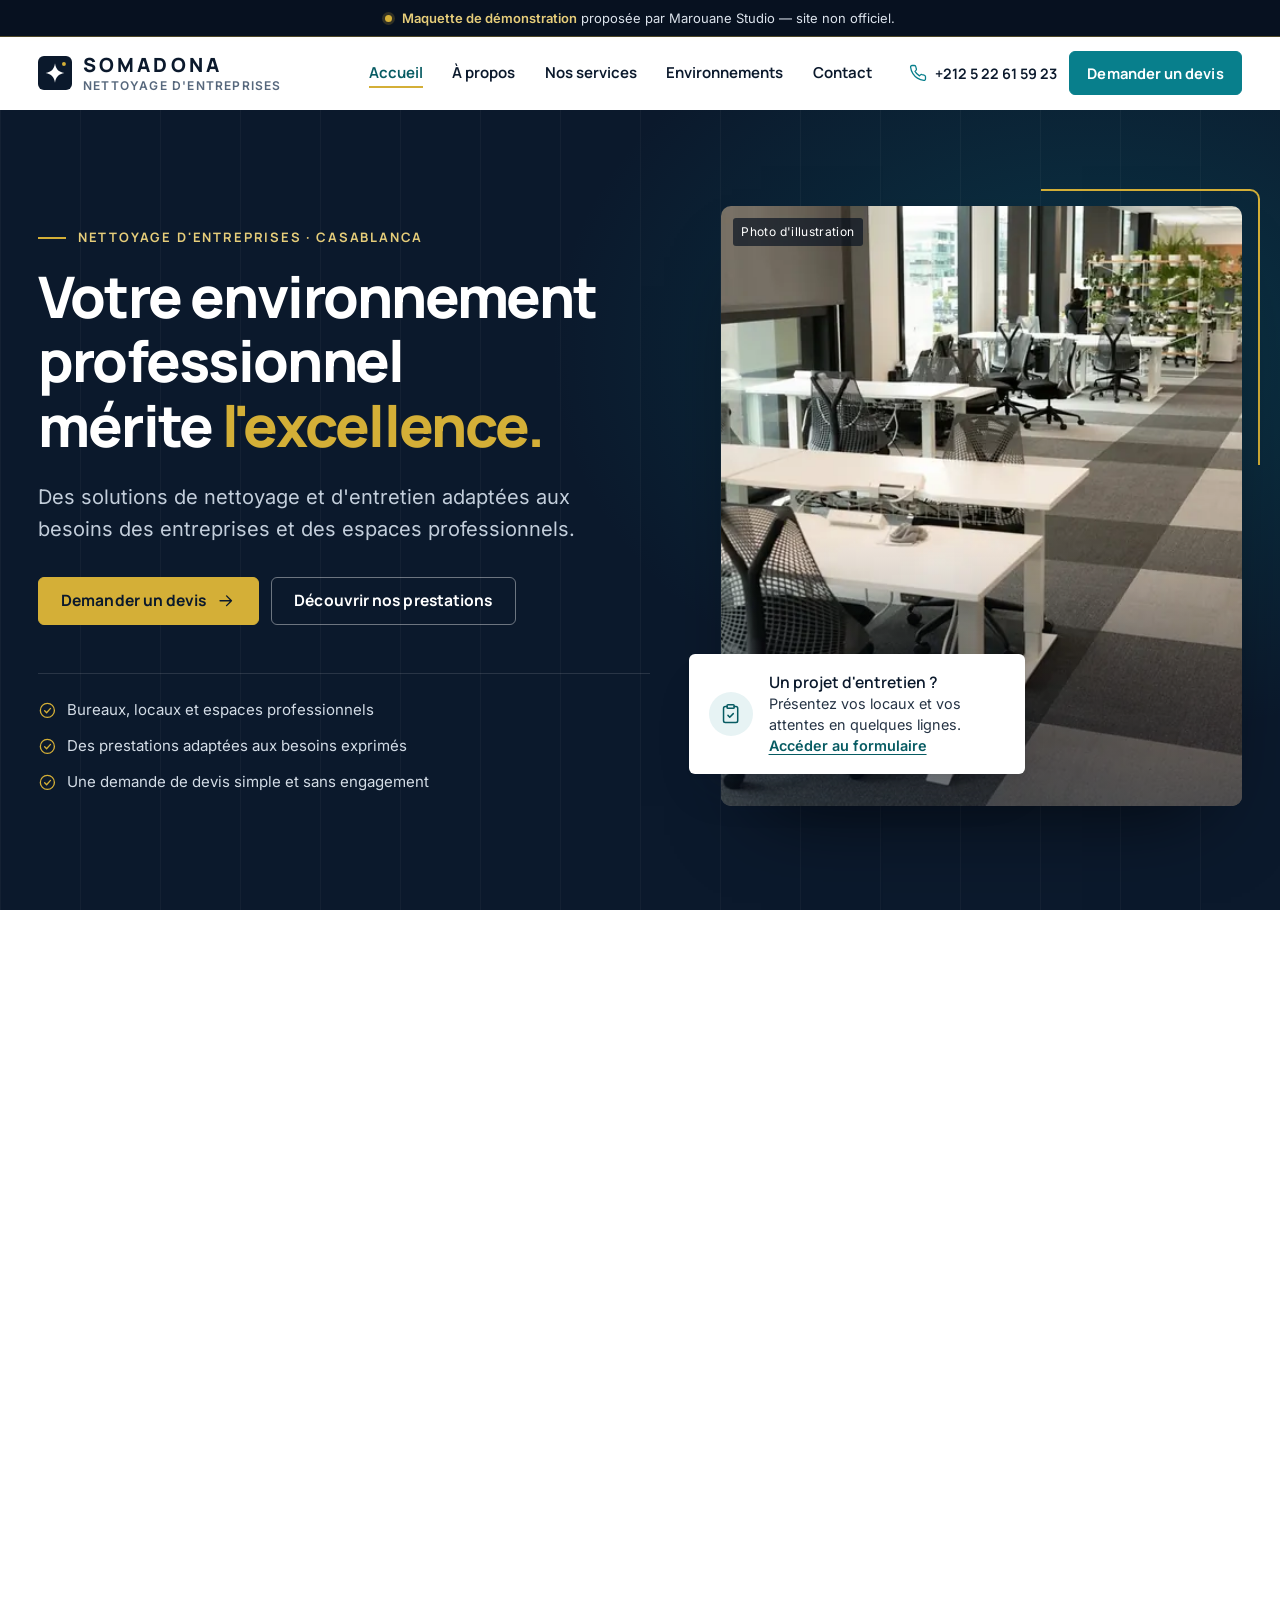
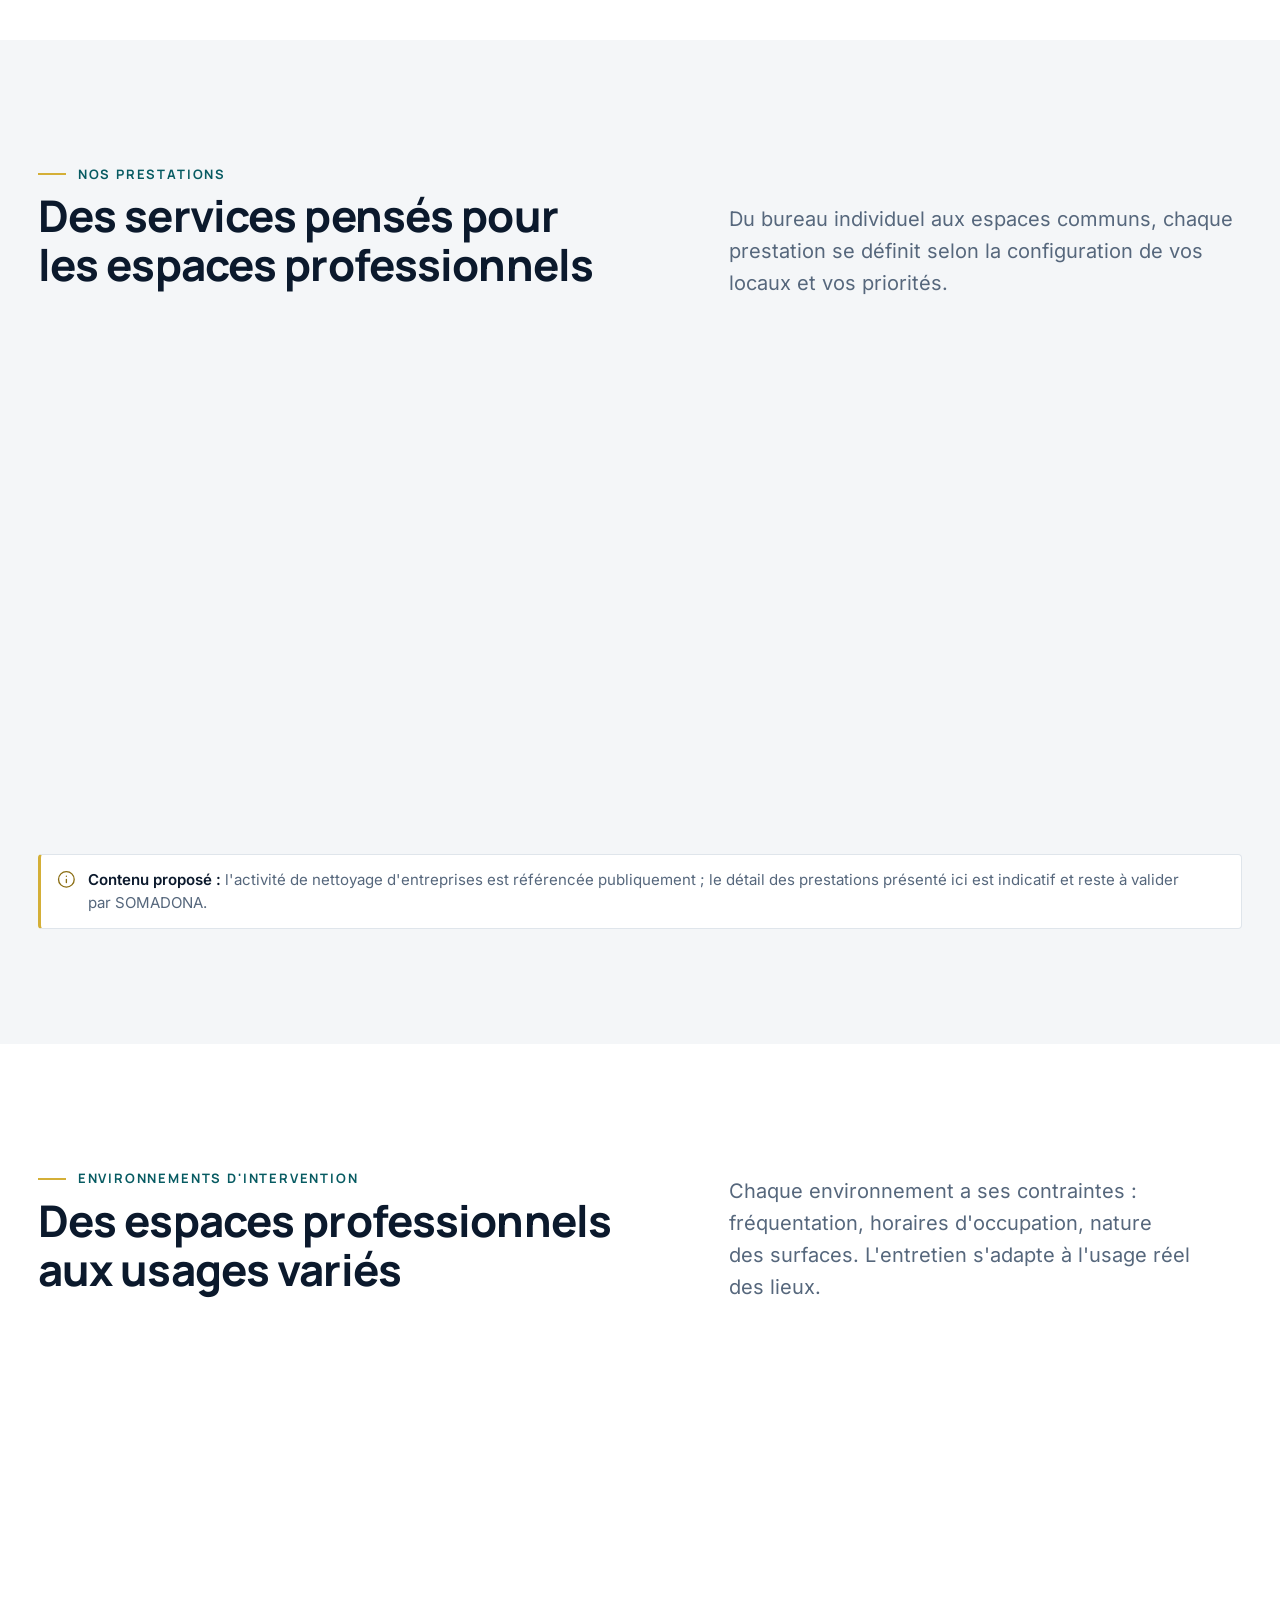
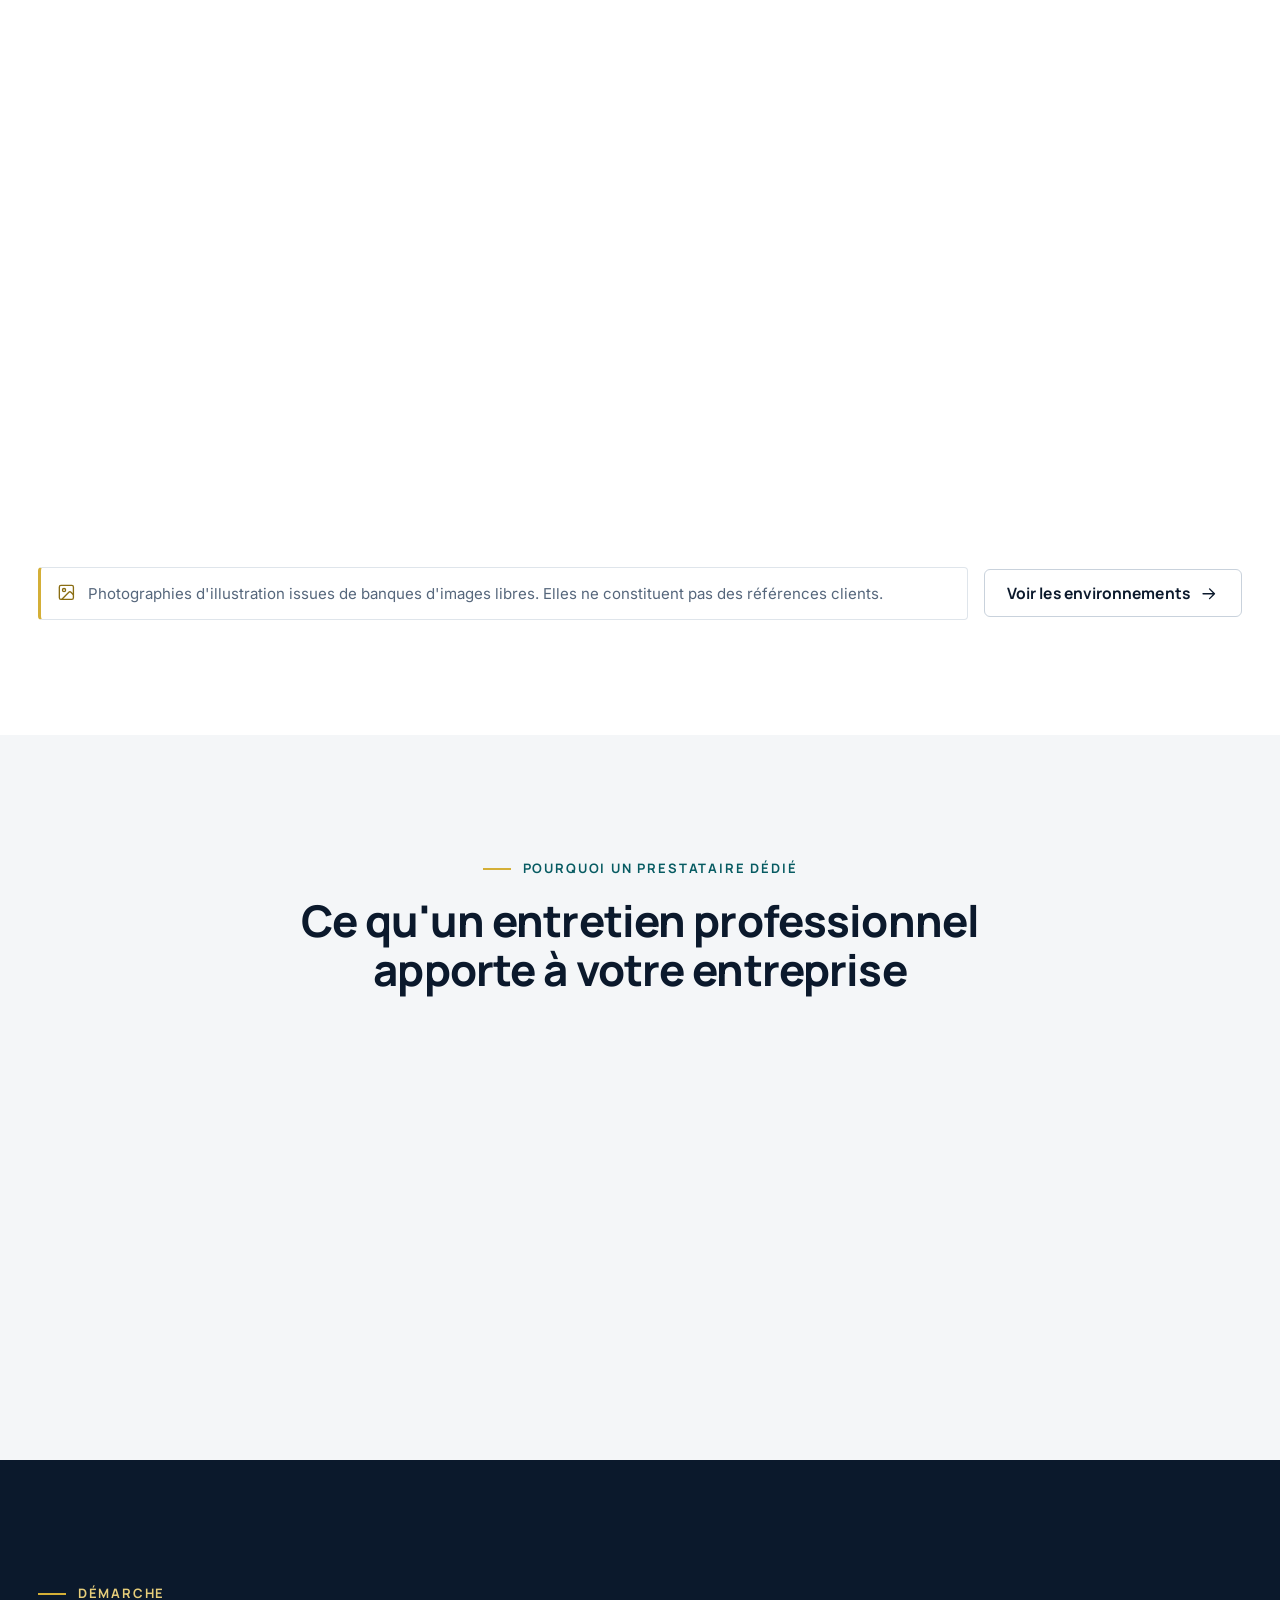
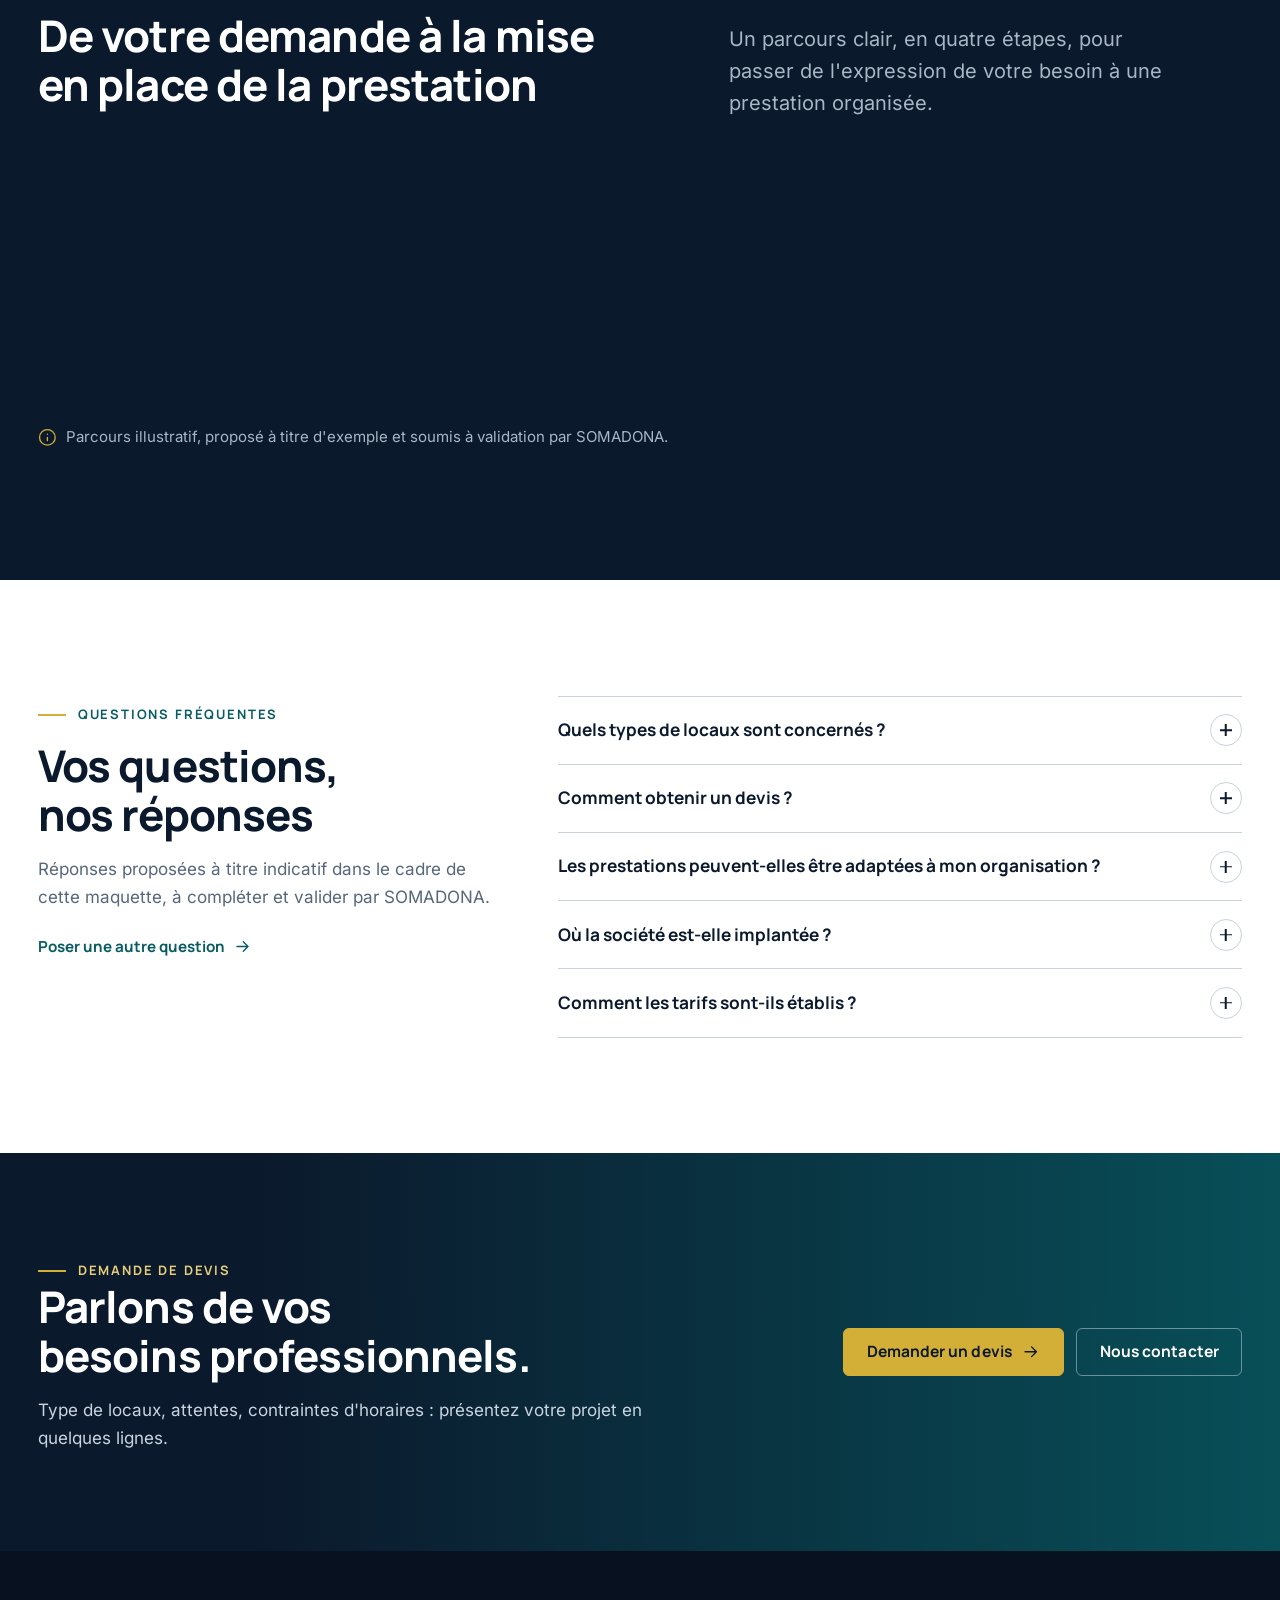
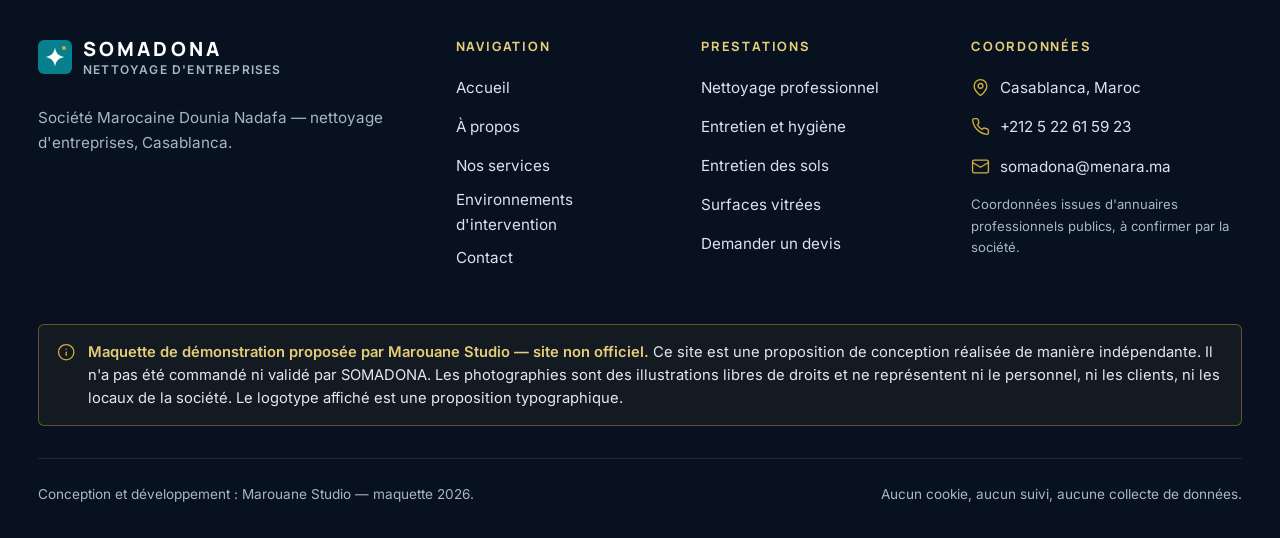
<file: index.html>
<!doctype html>
<html lang="fr">
<head>
<meta charset="utf-8">
<meta name="viewport" content="width=device-width, initial-scale=1">
<title>SOMADONA — Nettoyage d&#x27;entreprises à Casablanca | Maquette de démonstration</title>
<meta name="description" content="Maquette de démonstration d&#x27;un site corporate pour SOMADONA, société de nettoyage d&#x27;entreprises basée à Casablanca. Proposition de Marouane Studio — site non officiel.">
<meta name="robots" content="noindex, nofollow, noarchive">
<meta http-equiv="Content-Security-Policy" content="default-src 'self'; img-src 'self' data:; style-src 'self'; script-src 'self'; font-src 'self'; connect-src 'none'; form-action 'none'; base-uri 'none'; object-src 'none'">
<meta name="referrer" content="no-referrer">
<meta name="theme-color" content="#0B192C">
<meta name="format-detection" content="telephone=no">
<meta property="og:type" content="website">
<meta property="og:locale" content="fr_MA">
<meta property="og:title" content="SOMADONA — Nettoyage d&#x27;entreprises à Casablanca | Maquette de démonstration">
<meta property="og:description" content="Maquette de démonstration d&#x27;un site corporate pour SOMADONA, société de nettoyage d&#x27;entreprises basée à Casablanca. Proposition de Marouane Studio — site non officiel.">
<link rel="icon" href="assets/icons/favicon.svg" type="image/svg+xml">
<link rel="preload" href="assets/fonts/manrope-latin-var.woff2" as="font" type="font/woff2" crossorigin>
<link rel="preload" href="assets/fonts/inter-latin-var.woff2" as="font" type="font/woff2" crossorigin>
<link rel="stylesheet" href="assets/css/styles.css">
<script src="assets/js/main.js" defer></script>
</head>
<body>
<a class="skip-link" href="#contenu">Aller au contenu principal</a>
<div class="demo-bar" role="note" aria-label="Avertissement">
  <div class="container">
    <span class="demo-dot" aria-hidden="true"></span>
    <p><strong>Maquette de démonstration</strong> proposée par Marouane Studio — site non officiel.</p>
  </div>
</div>
<header class="site-header">
  <div class="container header-inner">
    <a class="brand" href="index.html"><svg class="brand-mark" viewBox="0 0 40 40" aria-hidden="true" focusable="false"><rect class="brand-mark-bg" width="40" height="40" rx="7"/><path class="brand-mark-fg" d="M20 8.5c.9 6.9 4.1 10.1 11 11.5-6.9 1.4-10.1 4.6-11 11.5-.9-6.9-4.1-10.1-11-11.5 6.9-1.4 10.1-4.6 11-11.5Z"/><circle class="brand-mark-dot" cx="30.5" cy="9.5" r="2.3"/></svg><span class="brand-text"><span class="brand-name">SOMADONA</span><span class="brand-tag">Nettoyage d'entreprises</span></span></a>
    <nav class="site-nav" id="site-nav" aria-label="Navigation principale">
      <ul>
          <li><a href="index.html" aria-current="page">Accueil</a></li>
          <li><a href="a-propos.html">À propos</a></li>
          <li><a href="services.html">Nos services</a></li>
          <li><a href="realisations.html">Environnements</a></li>
          <li><a href="contact.html">Contact</a></li>
      </ul>
      <div class="nav-mobile-extra">
        <a class="btn btn--block" href="contact.html">Demander un devis <svg class="icon icon--arrow" viewBox="0 0 24 24" aria-hidden="true" focusable="false"><path d="M5 12h14M13 6l6 6-6 6"/></svg></a>
        <p>Maquette de démonstration proposée par Marouane Studio — site non officiel.</p>
      </div>
    </nav>
    <div class="header-actions">
      <span class="header-phone"><svg class="icon" viewBox="0 0 24 24" aria-hidden="true" focusable="false"><path d="M22 16.9v3a2 2 0 0 1-2.2 2 19.8 19.8 0 0 1-8.6-3.1 19.5 19.5 0 0 1-6-6A19.8 19.8 0 0 1 2.1 4.2 2 2 0 0 1 4.1 2h3a2 2 0 0 1 2 1.7c.1.9.4 1.8.7 2.7a2 2 0 0 1-.5 2.1L8 9.8a16 16 0 0 0 6 6l1.3-1.3a2 2 0 0 1 2.1-.4c.9.3 1.8.6 2.7.7a2 2 0 0 1 1.7 2z"/></svg> +212 5 22 61 59 23</span>
      <a class="btn header-cta" href="contact.html">Demander un devis</a>
      <button class="nav-toggle" type="button" aria-controls="site-nav" aria-expanded="false" aria-label="Ouvrir le menu">
        <svg class="icon icon-open" viewBox="0 0 24 24" aria-hidden="true" focusable="false"><path d="M4 6h16M4 12h16M4 18h16"/></svg><svg class="icon icon-close" viewBox="0 0 24 24" aria-hidden="true" focusable="false"><path d="M18 6 6 18M6 6l12 12"/></svg>
      </button>
    </div>
  </div>
</header>
<main id="contenu" tabindex="-1">
<!-- HERO -->
<section class="hero" aria-labelledby="hero-title">
  <div class="container hero-grid">
    <div class="hero-copy">
      <p class="eyebrow">Nettoyage d'entreprises · Casablanca</p>
      <h1 id="hero-title">Votre environnement professionnel mérite <em>l'excellence.</em></h1>
      <p class="lead">Des solutions de nettoyage et d'entretien adaptées aux besoins des entreprises et des espaces professionnels.</p>
      <div class="btn-row">
        <a class="btn btn--gold" href="contact.html">Demander un devis <svg class="icon icon--arrow" viewBox="0 0 24 24" aria-hidden="true" focusable="false"><path d="M5 12h14M13 6l6 6-6 6"/></svg></a>
        <a class="btn btn--light" href="services.html">Découvrir nos prestations</a>
      </div>
      <ul class="hero-points">
        <li><svg class="icon" viewBox="0 0 24 24" aria-hidden="true" focusable="false"><circle cx="12" cy="12" r="9"/><path d="m8.5 12.5 2.5 2.5 5-5.5"/></svg> Bureaux, locaux et espaces professionnels</li>
        <li><svg class="icon" viewBox="0 0 24 24" aria-hidden="true" focusable="false"><circle cx="12" cy="12" r="9"/><path d="m8.5 12.5 2.5 2.5 5-5.5"/></svg> Des prestations adaptées aux besoins exprimés</li>
        <li><svg class="icon" viewBox="0 0 24 24" aria-hidden="true" focusable="false"><circle cx="12" cy="12" r="9"/><path d="m8.5 12.5 2.5 2.5 5-5.5"/></svg> Une demande de devis simple et sans engagement</li>
      </ul>
    </div>
    <div class="hero-media">
      <span class="hero-accent" aria-hidden="true"></span>
      <figure class="hero-frame">
        <img src="assets/images/hero-open-space-800.webp" srcset="assets/images/hero-open-space-480.webp 480w, assets/images/hero-open-space-800.webp 800w, assets/images/hero-open-space-1024.webp 1024w" sizes="(min-width: 1024px) 44vw, (min-width: 640px) 90vw, 100vw" width="1024" height="683" alt="Open space lumineux avec postes de travail blancs alignés et sol moquetté" decoding="async" fetchpriority="high">
        <span class="photo-credit">Photo d'illustration</span>
      </figure>
      <div class="hero-card">
        <span class="hero-card-icon"><svg class="icon" viewBox="0 0 24 24" aria-hidden="true" focusable="false"><rect x="8" y="2" width="8" height="4" rx="1"/><path d="M16 4h2a2 2 0 0 1 2 2v14a2 2 0 0 1-2 2H6a2 2 0 0 1-2-2V6a2 2 0 0 1 2-2h2"/><path d="m9 14 2 2 4-4"/></svg></span>
        <p><strong>Un projet d'entretien ?</strong>Présentez vos locaux et vos attentes en quelques lignes. <a href="contact.html">Accéder au formulaire</a></p>
      </div>
    </div>
  </div>
</section>

<!-- POSITIONNEMENT -->
<section class="section" aria-labelledby="pos-title">
  <div class="container split split--center">
    <div data-reveal>
      <p class="eyebrow">Notre engagement</p>
      <h2 id="pos-title" class="visually-hidden">Positionnement</h2>
      <p class="statement">Des locaux propres et bien entretenus sont <span>la première image</span> que votre entreprise offre à ses visiteurs.</p>
      <p class="lead">La propreté des espaces de travail participe à la qualité de l'accueil, au confort des équipes et à la perception de votre organisation par vos clients et partenaires.</p>
      <p>SOMADONA est une société casablancaise spécialisée dans le nettoyage d'entreprises. Confier l'entretien de vos locaux à un prestataire dédié vous permet de vous concentrer sur votre activité, dans un environnement soigné.</p>
      <a class="link-arrow" href="a-propos.html">En savoir plus sur SOMADONA <svg class="icon icon--arrow" viewBox="0 0 24 24" aria-hidden="true" focusable="false"><path d="M5 12h14M13 6l6 6-6 6"/></svg></a>
    </div>
    <aside class="fact-card" aria-labelledby="fact-title" data-reveal data-reveal-delay="120">
      <h3 id="fact-title">En bref</h3>
      <dl class="fact-list">
        <div><dt>Raison sociale</dt><dd>Société Marocaine Dounia Nadafa</dd></div>
        <div><dt>Nom commercial</dt><dd>SOMADONA</dd></div>
        <div><dt>Activité</dt><dd>Nettoyage d'entreprises</dd></div>
        <div><dt>Implantation</dt><dd>Casablanca, Maroc</dd></div>
      </dl>
      <p class="note"><svg class="icon" viewBox="0 0 24 24" aria-hidden="true" focusable="false"><circle cx="12" cy="12" r="10"/><path d="M12 16v-4M12 8h.01"/></svg><span>Informations issues de répertoires professionnels publics.</span></p>
    </aside>
  </div>
</section>

<!-- SERVICES -->
<section class="section section--tint" aria-labelledby="services-title">
  <div class="container">
    <div class="section-head section-head--split">
      <div>
        <p class="eyebrow">Nos prestations</p>
        <h2 id="services-title">Des services pensés pour les espaces professionnels</h2>
      </div>
      <p class="lead">Du bureau individuel aux espaces communs, chaque prestation se définit selon la configuration de vos locaux et vos priorités.</p>
    </div>
    <div class="card-grid card-grid--3">
      <article class="service-card" data-reveal>
        <figure class="service-card-media">
          <img src="assets/images/nettoyage-sols-800.webp" srcset="assets/images/nettoyage-sols-480.webp 480w, assets/images/nettoyage-sols-800.webp 800w" sizes="(min-width: 1024px) 30vw, (min-width: 700px) 46vw, 100vw" width="800" height="533" alt="Balai à franges nettoyant un parquet" decoding="async" loading="lazy">
          <span class="service-card-index">01</span>
        </figure>
        <div class="service-card-body">
          <h3>Nettoyage professionnel</h3>
          <p>L'entretien des bureaux, postes de travail, sols et espaces partagés, pour des locaux accueillants et agréables à vivre.</p>
          <a class="link-arrow" href="nettoyage.html">En savoir plus <svg class="icon icon--arrow" viewBox="0 0 24 24" aria-hidden="true" focusable="false"><path d="M5 12h14M13 6l6 6-6 6"/></svg></a>
        </div>
      </article>
      <article class="service-card" data-reveal data-reveal-delay="100">
        <figure class="service-card-media">
          <img src="assets/images/hygiene-surfaces-800.webp" srcset="assets/images/hygiene-surfaces-480.webp 480w, assets/images/hygiene-surfaces-800.webp 800w, assets/images/hygiene-surfaces-1024.webp 1024w" sizes="(min-width: 1024px) 30vw, (min-width: 700px) 46vw, 100vw" width="1024" height="597" alt="Main gantée nettoyant un plan de travail avec une éponge" decoding="async" loading="lazy">
          <span class="service-card-index">02</span>
        </figure>
        <div class="service-card-body">
          <h3>Entretien et hygiène</h3>
          <p>Sanitaires, espaces de pause, zones de circulation : une attention particulière aux espaces les plus fréquentés.</p>
          <a class="link-arrow" href="services.html#hygiene">En savoir plus <svg class="icon icon--arrow" viewBox="0 0 24 24" aria-hidden="true" focusable="false"><path d="M5 12h14M13 6l6 6-6 6"/></svg></a>
        </div>
      </article>
      <article class="service-card" data-reveal data-reveal-delay="200">
        <figure class="service-card-media">
          <img src="assets/images/bureaux-vitres-800.webp" srcset="assets/images/bureaux-vitres-480.webp 480w, assets/images/bureaux-vitres-800.webp 800w" sizes="(min-width: 1024px) 30vw, (min-width: 700px) 46vw, 100vw" width="800" height="533" alt="Bureaux cloisonnés par des parois vitrées" decoding="async" loading="lazy">
          <span class="service-card-index">03</span>
        </figure>
        <div class="service-card-body">
          <h3>Surfaces vitrées intérieures</h3>
          <p>Cloisons, portes et vitrages intérieurs : des surfaces nettes qui mettent en valeur la luminosité de vos espaces.</p>
          <a class="link-arrow" href="services.html#vitrerie">En savoir plus <svg class="icon icon--arrow" viewBox="0 0 24 24" aria-hidden="true" focusable="false"><path d="M5 12h14M13 6l6 6-6 6"/></svg></a>
        </div>
      </article>
    </div>
    <p class="note services-legend"><svg class="icon" viewBox="0 0 24 24" aria-hidden="true" focusable="false"><circle cx="12" cy="12" r="10"/><path d="M12 16v-4M12 8h.01"/></svg><span><strong>Contenu proposé :</strong> l'activité de nettoyage d'entreprises est référencée publiquement ; le détail des prestations présenté ici est indicatif et reste à valider par SOMADONA.</span></p>
  </div>
</section>

<!-- ENVIRONNEMENTS -->
<section class="section" aria-labelledby="env-title">
  <div class="container">
    <div class="section-head section-head--split">
      <div>
        <p class="eyebrow">Environnements d'intervention</p>
        <h2 id="env-title">Des espaces professionnels aux usages variés</h2>
      </div>
      <p class="lead">Chaque environnement a ses contraintes : fréquentation, horaires d'occupation, nature des surfaces. L'entretien s'adapte à l'usage réel des lieux.</p>
    </div>
    <div class="mosaic">
      <figure class="env-tile" data-reveal>
        <img src="assets/images/env-bureaux-800.webp" srcset="assets/images/env-bureaux-480.webp 480w, assets/images/env-bureaux-800.webp 800w, assets/images/env-bureaux-1024.webp 1024w" sizes="(min-width: 1024px) 58vw, 100vw" width="1024" height="678" alt="Plateau de bureaux avec postes de travail et grandes fenêtres" decoding="async" loading="lazy">
        <span class="env-badge">Illustration</span>
        <figcaption><strong>Bureaux et open spaces</strong><span>Postes de travail, sols, espaces partagés</span></figcaption>
      </figure>
      <figure class="env-tile" data-reveal data-reveal-delay="80">
        <img src="assets/images/env-salle-reunion-800.webp" srcset="assets/images/env-salle-reunion-480.webp 480w, assets/images/env-salle-reunion-800.webp 800w, assets/images/env-salle-reunion-1024.webp 1024w" sizes="(min-width: 1024px) 40vw, (min-width: 640px) 50vw, 100vw" width="1024" height="683" alt="Salle de réunion avec table blanche et fauteuils" decoding="async" loading="lazy">
        <span class="env-badge">Illustration</span>
        <figcaption><strong>Salles de réunion</strong><span>Des lieux prêts à recevoir</span></figcaption>
      </figure>
      <figure class="env-tile" data-reveal data-reveal-delay="160">
        <img src="assets/images/env-immeubles-800.webp" srcset="assets/images/env-immeubles-480.webp 480w, assets/images/env-immeubles-800.webp 800w" sizes="(min-width: 1024px) 40vw, (min-width: 640px) 50vw, 100vw" width="800" height="479" alt="Façades vitrées d&#x27;immeubles de bureaux" decoding="async" loading="lazy">
        <span class="env-badge">Illustration</span>
        <figcaption><strong>Immeubles professionnels</strong><span>Parties communes et espaces partagés</span></figcaption>
      </figure>
      <figure class="env-tile" data-reveal>
        <img src="assets/images/env-halls-800.webp" srcset="assets/images/env-halls-480.webp 480w, assets/images/env-halls-800.webp 800w" sizes="(min-width: 1024px) 40vw, (min-width: 640px) 50vw, 100vw" width="800" height="533" alt="Hall d&#x27;immeuble aux murs blancs et sol carrelé" decoding="async" loading="lazy">
        <span class="env-badge">Illustration</span>
        <figcaption><strong>Halls et circulations</strong><span>Zones de passage très fréquentées</span></figcaption>
      </figure>
      <figure class="env-tile" data-reveal data-reveal-delay="80">
        <img src="assets/images/env-entree-immeuble-800.webp" srcset="assets/images/env-entree-immeuble-480.webp 480w, assets/images/env-entree-immeuble-800.webp 800w" sizes="(min-width: 1024px) 58vw, (min-width: 640px) 50vw, 100vw" width="800" height="533" alt="Entrée vitrée et éclairée d&#x27;un immeuble de bureaux" decoding="async" loading="lazy">
        <span class="env-badge">Illustration</span>
        <figcaption><strong>Espaces d'accueil</strong><span>La première impression de vos visiteurs</span></figcaption>
      </figure>
    </div>
    <div class="mosaic-foot">
      <p class="note"><svg class="icon" viewBox="0 0 24 24" aria-hidden="true" focusable="false"><rect x="3" y="3" width="18" height="18" rx="2"/><circle cx="9" cy="9" r="2"/><path d="m21 15-3.1-3.1a2 2 0 0 0-2.8 0L6 21"/></svg><span>Photographies d'illustration issues de banques d'images libres. Elles ne constituent pas des références clients.</span></p>
      <a class="btn btn--ghost" href="realisations.html">Voir les environnements <svg class="icon icon--arrow" viewBox="0 0 24 24" aria-hidden="true" focusable="false"><path d="M5 12h14M13 6l6 6-6 6"/></svg></a>
    </div>
  </div>
</section>

<!-- BÉNÉFICES -->
<section class="section section--tint" aria-labelledby="benef-title">
  <div class="container">
    <div class="section-head section-head--center">
      <p class="eyebrow">Pourquoi un prestataire dédié</p>
      <h2 id="benef-title">Ce qu'un entretien professionnel apporte à votre entreprise</h2>
    </div>
    <div class="benefits benefits--4" data-reveal>
      <div class="benefit">
        <span class="benefit-icon"><svg class="icon" viewBox="0 0 24 24" aria-hidden="true" focusable="false"><path d="M12 3l1.9 4.6 4.6 1.9-4.6 1.9L12 16l-1.9-4.6-4.6-1.9 4.6-1.9Z"/><path d="M19 15l.8 2.2L22 18l-2.2.8L19 21l-.8-2.2L16 18l2.2-.8Z"/></svg></span>
        <h3>Des espaces mieux entretenus</h3>
        <p>Un cadre de travail propre contribue au confort et au bien-être de vos collaborateurs.</p>
      </div>
      <div class="benefit">
        <span class="benefit-icon"><svg class="icon" viewBox="0 0 24 24" aria-hidden="true" focusable="false"><path d="M2 12s3.5-7 10-7 10 7 10 7-3.5 7-10 7S2 12 2 12Z"/><circle cx="12" cy="12" r="3"/></svg></span>
        <h3>Une présentation soignée</h3>
        <p>Des locaux bien tenus renforcent l'impression laissée à vos clients, partenaires et visiteurs.</p>
      </div>
      <div class="benefit">
        <span class="benefit-icon"><svg class="icon" viewBox="0 0 24 24" aria-hidden="true" focusable="false"><path d="M4 21v-7M4 10V3M12 21v-9M12 8V3M20 21v-5M20 12V3M1 14h6M9 8h6M17 16h6"/></svg></span>
        <h3>Des prestations adaptées</h3>
        <p>Le contenu des interventions se définit en fonction des besoins que vous exprimez.</p>
      </div>
      <div class="benefit">
        <span class="benefit-icon"><svg class="icon" viewBox="0 0 24 24" aria-hidden="true" focusable="false"><path d="M21 15a2 2 0 0 1-2 2H7l-4 4V5a2 2 0 0 1 2-2h14a2 2 0 0 1 2 2z"/></svg></span>
        <h3>Un interlocuteur à l'écoute</h3>
        <p>Un contact pour présenter votre demande, préciser vos attentes et étudier vos besoins.</p>
      </div>
    </div>
  </div>
</section>

<!-- PROCESSUS -->
<section class="section section--dark" aria-labelledby="process-title">
  <div class="container">
    <div class="section-head section-head--split">
      <div>
        <p class="eyebrow">Démarche</p>
        <h2 id="process-title">De votre demande à la mise en place de la prestation</h2>
      </div>
      <p class="lead">Un parcours clair, en quatre étapes, pour passer de l'expression de votre besoin à une prestation organisée.</p>
    </div>
    <ol class="process">
      <li class="process-step" data-reveal>
        <span class="process-num">01</span>
        <h3>Expression du besoin</h3>
        <p>Vous présentez vos locaux, leur usage et vos attentes, via le formulaire ou par téléphone.</p>
      </li>
      <li class="process-step" data-reveal data-reveal-delay="100">
        <span class="process-num">02</span>
        <h3>Échange et étude des attentes</h3>
        <p>Les caractéristiques de vos espaces et vos priorités sont précisées ensemble.</p>
      </li>
      <li class="process-step" data-reveal data-reveal-delay="200">
        <span class="process-num">03</span>
        <h3>Proposition adaptée</h3>
        <p>Une proposition vous est transmise sur la base des éléments échangés.</p>
      </li>
      <li class="process-step" data-reveal data-reveal-delay="300">
        <span class="process-num">04</span>
        <h3>Organisation de la prestation</h3>
        <p>Les modalités d'intervention sont convenues avec vous avant le démarrage.</p>
      </li>
    </ol>
    <p class="process-note"><svg class="icon" viewBox="0 0 24 24" aria-hidden="true" focusable="false"><circle cx="12" cy="12" r="10"/><path d="M12 16v-4M12 8h.01"/></svg> Parcours illustratif, proposé à titre d'exemple et soumis à validation par SOMADONA.</p>
  </div>
</section>

<!-- FAQ -->
<section class="section" aria-labelledby="faq-title">
  <div class="container faq-layout">
    <div>
      <p class="eyebrow">Questions fréquentes</p>
      <h2 id="faq-title">Vos questions, nos réponses</h2>
      <p class="muted">Réponses proposées à titre indicatif dans le cadre de cette maquette, à compléter et valider par SOMADONA.</p>
      <a class="link-arrow" href="contact.html">Poser une autre question <svg class="icon icon--arrow" viewBox="0 0 24 24" aria-hidden="true" focusable="false"><path d="M5 12h14M13 6l6 6-6 6"/></svg></a>
    </div>
    <div class="faq-list">
      <details class="faq-item">
        <summary>Quels types de locaux sont concernés ?<span class="faq-icon" aria-hidden="true"></span></summary>
        <div class="faq-answer"><p>SOMADONA est référencée dans le domaine du nettoyage d'entreprises. Bureaux, locaux professionnels, espaces d'accueil : présentez vos espaces afin d'échanger sur votre besoin.</p></div>
      </details>
      <details class="faq-item">
        <summary>Comment obtenir un devis ?<span class="faq-icon" aria-hidden="true"></span></summary>
        <div class="faq-answer"><p>Décrivez votre besoin depuis la page Contact ou par téléphone. Quelques éléments sont utiles : type de locaux, surface approximative, nature des prestations souhaitées.</p></div>
      </details>
      <details class="faq-item">
        <summary>Les prestations peuvent-elles être adaptées à mon organisation ?<span class="faq-icon" aria-hidden="true"></span></summary>
        <div class="faq-answer"><p>Le contenu d'une prestation se définit en fonction des besoins exprimés. Les modalités précises — périmètre, fréquence, horaires — sont à convenir directement avec SOMADONA.</p></div>
      </details>
      <details class="faq-item">
        <summary>Où la société est-elle implantée ?<span class="faq-icon" aria-hidden="true"></span></summary>
        <div class="faq-answer"><p>SOMADONA est basée à Casablanca. La zone d'intervention peut être précisée lors de votre demande.</p></div>
      </details>
      <details class="faq-item">
        <summary>Comment les tarifs sont-ils établis ?<span class="faq-icon" aria-hidden="true"></span></summary>
        <div class="faq-answer"><p>Chaque demande étant spécifique, les conditions sont communiquées sur devis, après étude de votre besoin.</p></div>
      </details>
    </div>
  </div>
</section>

<!-- CTA FINAL -->
<section class="cta-band" aria-labelledby="cta-title">
  <div class="cta-band-media"><img src="assets/images/verriere-800.webp" srcset="assets/images/verriere-480.webp 480w, assets/images/verriere-800.webp 800w, assets/images/verriere-1024.webp 1024w" sizes="100vw" width="1024" height="679" alt="Structure de verrière en verre et acier vue en contre-plongée" decoding="async" loading="lazy"></div>
  <div class="container">
    <div>
      <p class="eyebrow">Demande de devis</p>
      <h2 id="cta-title">Parlons de vos besoins professionnels.</h2>
      <p>Type de locaux, attentes, contraintes d'horaires : présentez votre projet en quelques lignes.</p>
    </div>
    <div class="btn-row">
      <a class="btn btn--gold" href="contact.html">Demander un devis <svg class="icon icon--arrow" viewBox="0 0 24 24" aria-hidden="true" focusable="false"><path d="M5 12h14M13 6l6 6-6 6"/></svg></a>
      <a class="btn btn--light" href="contact.html#coordonnees">Nous contacter</a>
    </div>
  </div>
</section>

</main>
<footer class="site-footer">
  <div class="container">
    <div class="footer-top">
      <div class="footer-about">
        <a class="brand" href="index.html"><svg class="brand-mark" viewBox="0 0 40 40" aria-hidden="true" focusable="false"><rect class="brand-mark-bg" width="40" height="40" rx="7"/><path class="brand-mark-fg" d="M20 8.5c.9 6.9 4.1 10.1 11 11.5-6.9 1.4-10.1 4.6-11 11.5-.9-6.9-4.1-10.1-11-11.5 6.9-1.4 10.1-4.6 11-11.5Z"/><circle class="brand-mark-dot" cx="30.5" cy="9.5" r="2.3"/></svg><span class="brand-text"><span class="brand-name">SOMADONA</span><span class="brand-tag">Nettoyage d'entreprises</span></span></a>
        <p>Société Marocaine Dounia Nadafa — nettoyage d'entreprises, Casablanca.</p>
      </div>
      <div class="footer-col">
        <h2>Navigation</h2>
        <ul>
          <li><a href="index.html">Accueil</a></li>
          <li><a href="a-propos.html">À propos</a></li>
          <li><a href="services.html">Nos services</a></li>
          <li><a href="realisations.html">Environnements d'intervention</a></li>
          <li><a href="contact.html">Contact</a></li>
        </ul>
      </div>
      <div class="footer-col">
        <h2>Prestations</h2>
        <ul>
          <li><a href="nettoyage.html">Nettoyage professionnel</a></li>
          <li><a href="services.html#hygiene">Entretien et hygiène</a></li>
          <li><a href="services.html#sols">Entretien des sols</a></li>
          <li><a href="services.html#vitrerie">Surfaces vitrées</a></li>
          <li><a href="contact.html">Demander un devis</a></li>
        </ul>
      </div>
      <div class="footer-col footer-contact">
        <h2>Coordonnées</h2>
        <ul>
          <li><svg class="icon" viewBox="0 0 24 24" aria-hidden="true" focusable="false"><path d="M20 10c0 6-8 12-8 12s-8-6-8-12a8 8 0 0 1 16 0Z"/><circle cx="12" cy="10" r="3"/></svg><span>Casablanca, Maroc</span></li>
          <li><svg class="icon" viewBox="0 0 24 24" aria-hidden="true" focusable="false"><path d="M22 16.9v3a2 2 0 0 1-2.2 2 19.8 19.8 0 0 1-8.6-3.1 19.5 19.5 0 0 1-6-6A19.8 19.8 0 0 1 2.1 4.2 2 2 0 0 1 4.1 2h3a2 2 0 0 1 2 1.7c.1.9.4 1.8.7 2.7a2 2 0 0 1-.5 2.1L8 9.8a16 16 0 0 0 6 6l1.3-1.3a2 2 0 0 1 2.1-.4c.9.3 1.8.6 2.7.7a2 2 0 0 1 1.7 2z"/></svg><span>+212 5 22 61 59 23</span></li>
          <li><svg class="icon" viewBox="0 0 24 24" aria-hidden="true" focusable="false"><rect x="2" y="4" width="20" height="16" rx="2"/><path d="m22 7-10 6L2 7"/></svg><span>somadona@menara.ma</span></li>
        </ul>
        <small>Coordonnées issues d'annuaires professionnels publics, à confirmer par la société.</small>
      </div>
    </div>
    <div class="footer-demo" role="note">
      <svg class="icon" viewBox="0 0 24 24" aria-hidden="true" focusable="false"><circle cx="12" cy="12" r="10"/><path d="M12 16v-4M12 8h.01"/></svg>
      <p><strong>Maquette de démonstration proposée par Marouane Studio — site non officiel.</strong> Ce site est une proposition de conception réalisée de manière indépendante. Il n'a pas été commandé ni validé par SOMADONA. Les photographies sont des illustrations libres de droits et ne représentent ni le personnel, ni les clients, ni les locaux de la société. Le logotype affiché est une proposition typographique.</p>
    </div>
    <div class="footer-bottom">
      <p>Conception et développement : Marouane Studio — maquette 2026.</p>
      <p>Aucun cookie, aucun suivi, aucune collecte de données.</p>
    </div>
  </div>
</footer>
<button class="back-to-top" type="button" aria-label="Revenir en haut de la page"><svg class="icon" viewBox="0 0 24 24" aria-hidden="true" focusable="false"><path d="M12 19V5M5 12l7-7 7 7"/></svg></button>
</body>
</html>
</file>
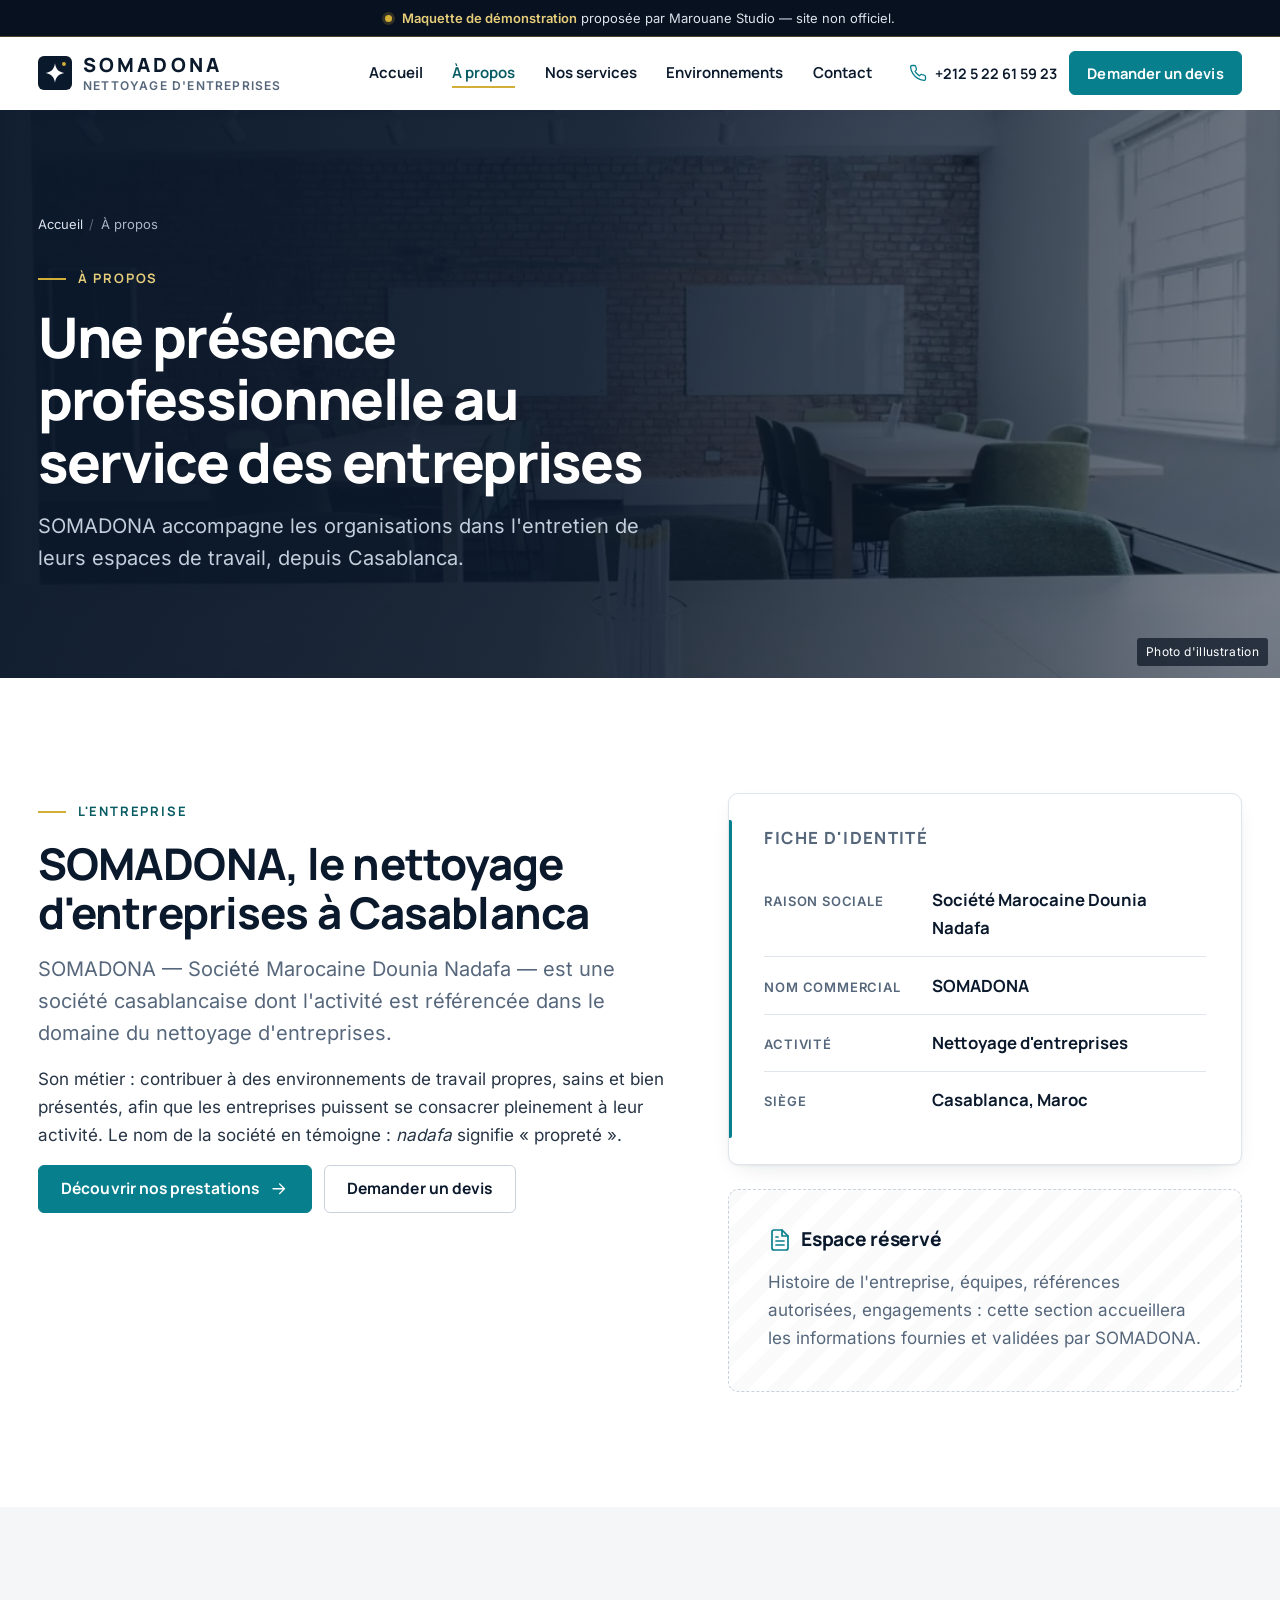
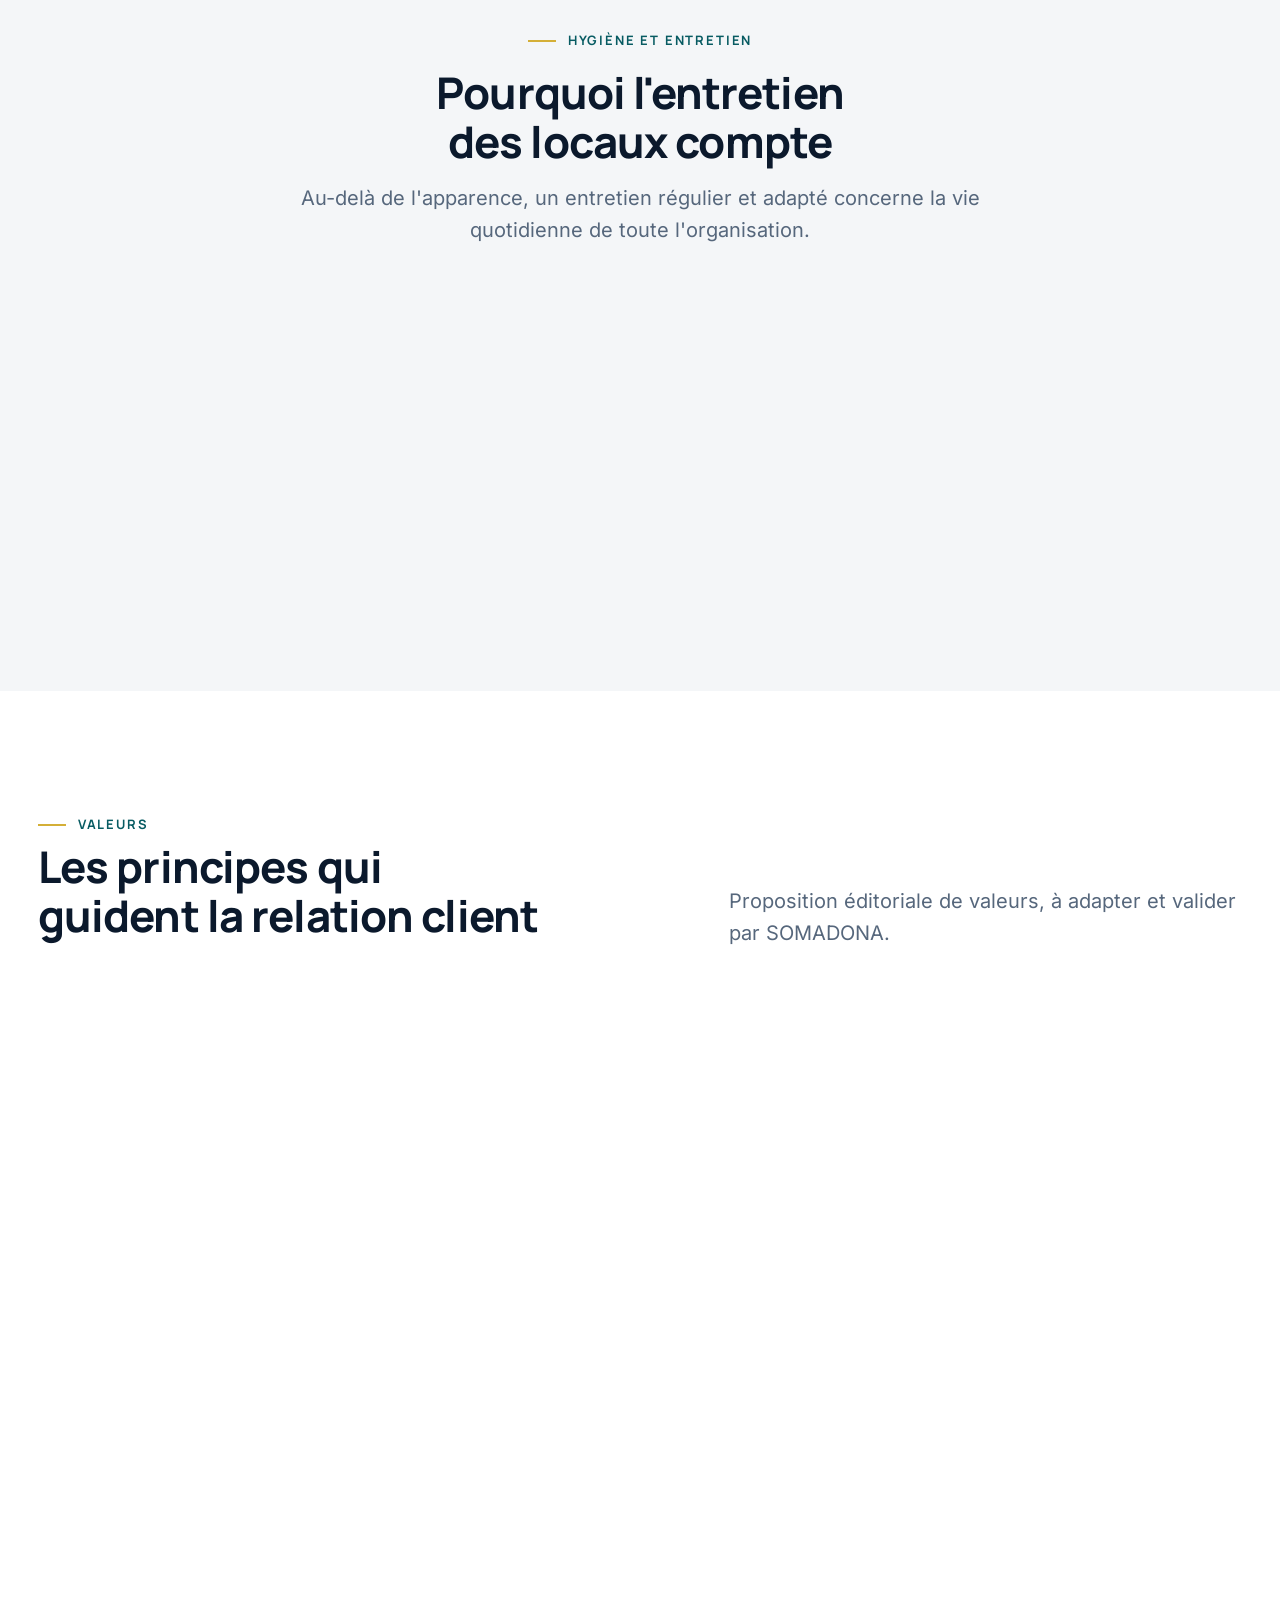
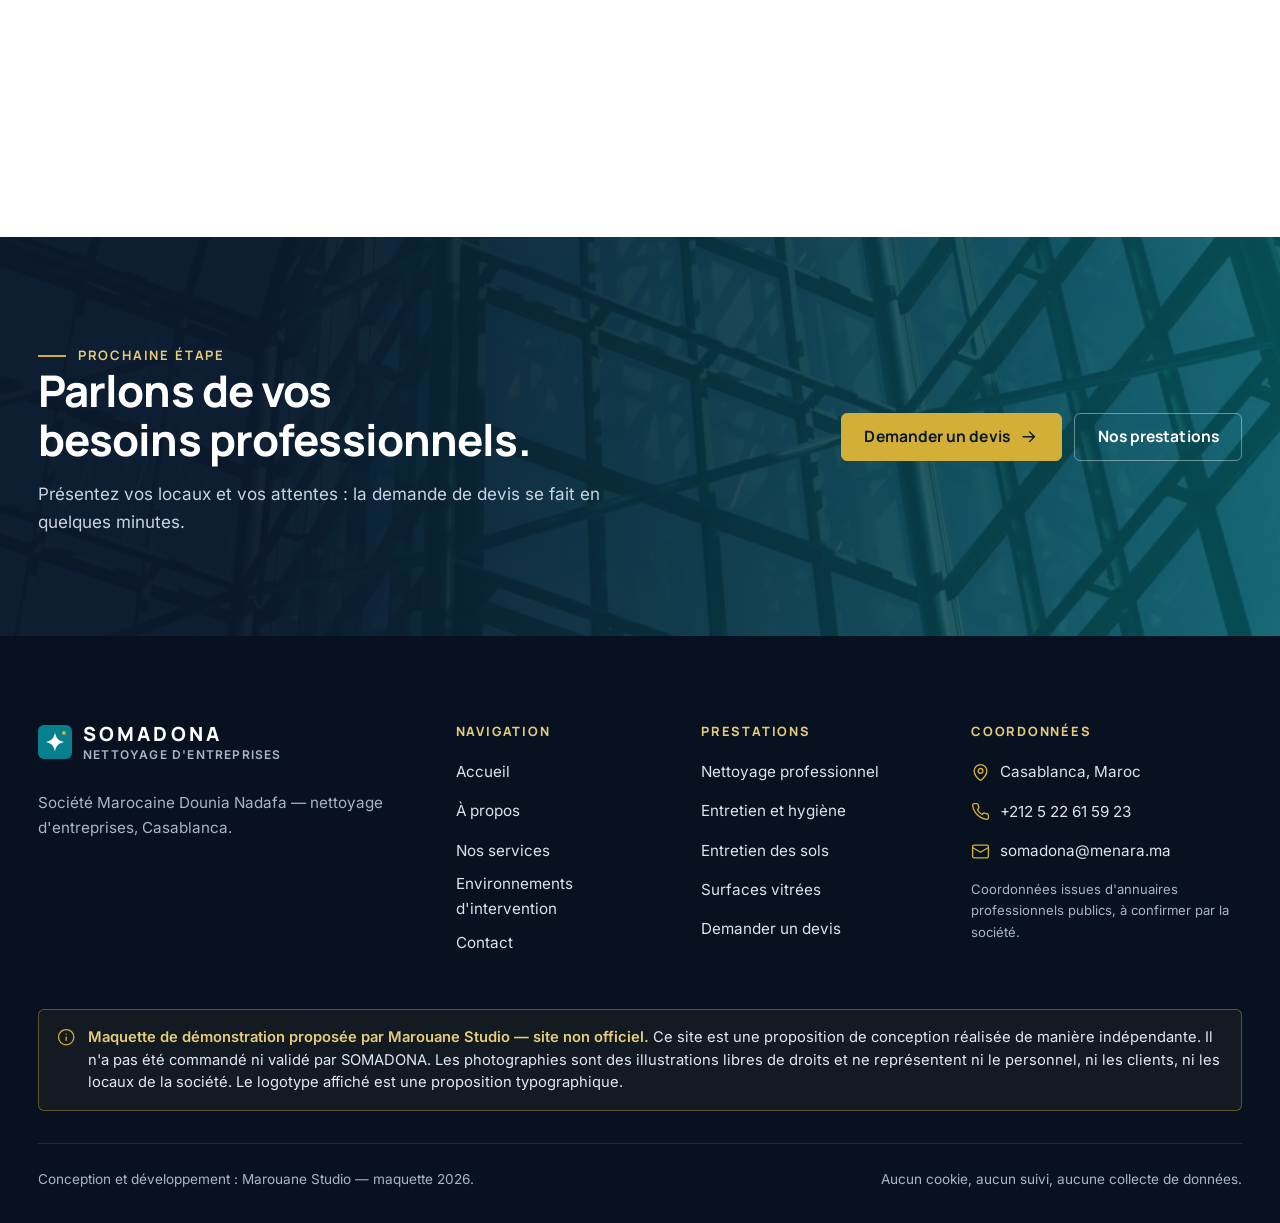
<file: a-propos.html>
<!doctype html>
<html lang="fr">
<head>
<meta charset="utf-8">
<meta name="viewport" content="width=device-width, initial-scale=1">
<title>À propos — SOMADONA | Maquette de démonstration</title>
<meta name="description" content="Présentation de SOMADONA (Société Marocaine Dounia Nadafa), société casablancaise de nettoyage d&#x27;entreprises. Maquette proposée par Marouane Studio — site non officiel.">
<meta name="robots" content="noindex, nofollow, noarchive">
<meta http-equiv="Content-Security-Policy" content="default-src 'self'; img-src 'self' data:; style-src 'self'; script-src 'self'; font-src 'self'; connect-src 'none'; form-action 'none'; base-uri 'none'; object-src 'none'">
<meta name="referrer" content="no-referrer">
<meta name="theme-color" content="#0B192C">
<meta name="format-detection" content="telephone=no">
<meta property="og:type" content="website">
<meta property="og:locale" content="fr_MA">
<meta property="og:title" content="À propos — SOMADONA | Maquette de démonstration">
<meta property="og:description" content="Présentation de SOMADONA (Société Marocaine Dounia Nadafa), société casablancaise de nettoyage d&#x27;entreprises. Maquette proposée par Marouane Studio — site non officiel.">
<link rel="icon" href="assets/icons/favicon.svg" type="image/svg+xml">
<link rel="preload" href="assets/fonts/manrope-latin-var.woff2" as="font" type="font/woff2" crossorigin>
<link rel="preload" href="assets/fonts/inter-latin-var.woff2" as="font" type="font/woff2" crossorigin>
<link rel="stylesheet" href="assets/css/styles.css">
<script src="assets/js/main.js" defer></script>
</head>
<body>
<a class="skip-link" href="#contenu">Aller au contenu principal</a>
<div class="demo-bar" role="note" aria-label="Avertissement">
  <div class="container">
    <span class="demo-dot" aria-hidden="true"></span>
    <p><strong>Maquette de démonstration</strong> proposée par Marouane Studio — site non officiel.</p>
  </div>
</div>
<header class="site-header">
  <div class="container header-inner">
    <a class="brand" href="index.html"><svg class="brand-mark" viewBox="0 0 40 40" aria-hidden="true" focusable="false"><rect class="brand-mark-bg" width="40" height="40" rx="7"/><path class="brand-mark-fg" d="M20 8.5c.9 6.9 4.1 10.1 11 11.5-6.9 1.4-10.1 4.6-11 11.5-.9-6.9-4.1-10.1-11-11.5 6.9-1.4 10.1-4.6 11-11.5Z"/><circle class="brand-mark-dot" cx="30.5" cy="9.5" r="2.3"/></svg><span class="brand-text"><span class="brand-name">SOMADONA</span><span class="brand-tag">Nettoyage d'entreprises</span></span></a>
    <nav class="site-nav" id="site-nav" aria-label="Navigation principale">
      <ul>
          <li><a href="index.html">Accueil</a></li>
          <li><a href="a-propos.html" aria-current="page">À propos</a></li>
          <li><a href="services.html">Nos services</a></li>
          <li><a href="realisations.html">Environnements</a></li>
          <li><a href="contact.html">Contact</a></li>
      </ul>
      <div class="nav-mobile-extra">
        <a class="btn btn--block" href="contact.html">Demander un devis <svg class="icon icon--arrow" viewBox="0 0 24 24" aria-hidden="true" focusable="false"><path d="M5 12h14M13 6l6 6-6 6"/></svg></a>
        <p>Maquette de démonstration proposée par Marouane Studio — site non officiel.</p>
      </div>
    </nav>
    <div class="header-actions">
      <span class="header-phone"><svg class="icon" viewBox="0 0 24 24" aria-hidden="true" focusable="false"><path d="M22 16.9v3a2 2 0 0 1-2.2 2 19.8 19.8 0 0 1-8.6-3.1 19.5 19.5 0 0 1-6-6A19.8 19.8 0 0 1 2.1 4.2 2 2 0 0 1 4.1 2h3a2 2 0 0 1 2 1.7c.1.9.4 1.8.7 2.7a2 2 0 0 1-.5 2.1L8 9.8a16 16 0 0 0 6 6l1.3-1.3a2 2 0 0 1 2.1-.4c.9.3 1.8.6 2.7.7a2 2 0 0 1 1.7 2z"/></svg> +212 5 22 61 59 23</span>
      <a class="btn header-cta" href="contact.html">Demander un devis</a>
      <button class="nav-toggle" type="button" aria-controls="site-nav" aria-expanded="false" aria-label="Ouvrir le menu">
        <svg class="icon icon-open" viewBox="0 0 24 24" aria-hidden="true" focusable="false"><path d="M4 6h16M4 12h16M4 18h16"/></svg><svg class="icon icon-close" viewBox="0 0 24 24" aria-hidden="true" focusable="false"><path d="M18 6 6 18M6 6l12 12"/></svg>
      </button>
    </div>
  </div>
</header>
<main id="contenu" tabindex="-1">
<section class="page-hero" aria-labelledby="page-title">
  <div class="page-hero-media"><img src="assets/images/salle-de-travail-800.webp" srcset="assets/images/salle-de-travail-480.webp 480w, assets/images/salle-de-travail-800.webp 800w, assets/images/salle-de-travail-1024.webp 1024w" sizes="100vw" width="1024" height="683" alt="Espace de travail lumineux avec tables et chaises" decoding="async" fetchpriority="high"></div>
  <div class="container">
    <nav class="breadcrumb" aria-label="Fil d'Ariane"><ol><li><a href="index.html">Accueil</a></li><li aria-current="page">À propos</li></ol></nav>
    <p class="eyebrow">À propos</p>
    <h1 id="page-title">Une présence professionnelle au service des entreprises</h1>
    <p class="lead">SOMADONA accompagne les organisations dans l'entretien de leurs espaces de travail, depuis Casablanca.</p>
  </div>
  <span class="photo-credit">Photo d'illustration</span>
</section>

<section class="section" aria-labelledby="intro-title">
  <div class="container split">
    <div data-reveal>
      <p class="eyebrow">L'entreprise</p>
      <h2 id="intro-title">SOMADONA, le nettoyage d'entreprises à Casablanca</h2>
      <p class="lead">SOMADONA — Société Marocaine Dounia Nadafa — est une société casablancaise dont l'activité est référencée dans le domaine du nettoyage d'entreprises.</p>
      <p>Son métier : contribuer à des environnements de travail propres, sains et bien présentés, afin que les entreprises puissent se consacrer pleinement à leur activité. Le nom de la société en témoigne : <em>nadafa</em> signifie « propreté ».</p>
      <div class="btn-row">
        <a class="btn" href="services.html">Découvrir nos prestations <svg class="icon icon--arrow" viewBox="0 0 24 24" aria-hidden="true" focusable="false"><path d="M5 12h14M13 6l6 6-6 6"/></svg></a>
        <a class="btn btn--ghost" href="contact.html">Demander un devis</a>
      </div>
    </div>
    <div class="aside-stack" data-reveal data-reveal-delay="120">
      <aside class="fact-card" aria-labelledby="fiche-title">
        <h3 id="fiche-title">Fiche d'identité</h3>
        <dl class="fact-list">
          <div><dt>Raison sociale</dt><dd>Société Marocaine Dounia Nadafa</dd></div>
          <div><dt>Nom commercial</dt><dd>SOMADONA</dd></div>
          <div><dt>Activité</dt><dd>Nettoyage d'entreprises</dd></div>
          <div><dt>Siège</dt><dd>Casablanca, Maroc</dd></div>
        </dl>
      </aside>
      <div class="placeholder-card">
        <h3><svg class="icon" viewBox="0 0 24 24" aria-hidden="true" focusable="false"><path d="M14 2H6a2 2 0 0 0-2 2v16a2 2 0 0 0 2 2h12a2 2 0 0 0 2-2V8z"/><path d="M14 2v6h6M16 13H8M16 17H8M10 9H8"/></svg> Espace réservé</h3>
        <p>Histoire de l'entreprise, équipes, références autorisées, engagements : cette section accueillera les informations fournies et validées par SOMADONA.</p>
      </div>
    </div>
  </div>
</section>

<section class="section section--tint" aria-labelledby="why-title">
  <div class="container">
    <div class="section-head section-head--center">
      <p class="eyebrow">Hygiène et entretien</p>
      <h2 id="why-title">Pourquoi l'entretien des locaux compte</h2>
      <p class="lead">Au-delà de l'apparence, un entretien régulier et adapté concerne la vie quotidienne de toute l'organisation.</p>
    </div>
    <div class="benefits benefits--3" data-reveal>
      <div class="benefit">
        <span class="benefit-icon"><svg class="icon" viewBox="0 0 24 24" aria-hidden="true" focusable="false"><path d="M19 14c1.5-1.5 3-3.2 3-5.5A5.5 5.5 0 0 0 16.5 3c-1.8 0-3 .5-4.5 2-1.5-1.5-2.7-2-4.5-2A5.5 5.5 0 0 0 2 8.5c0 2.3 1.5 4 3 5.5l7 7Z"/></svg></span>
        <h3>Confort des équipes</h3>
        <p>Des espaces propres et des sanitaires bien entretenus participent au confort et au bien-être de celles et ceux qui y travaillent chaque jour.</p>
      </div>
      <div class="benefit">
        <span class="benefit-icon"><svg class="icon" viewBox="0 0 24 24" aria-hidden="true" focusable="false"><path d="M3 21h18M5 21V4a1 1 0 0 1 1-1h12a1 1 0 0 1 1 1v17M14 12h.01"/></svg></span>
        <h3>Qualité de l'accueil</h3>
        <p>Halls, salles de réunion, espaces de réception : l'état des lieux reflète le sérieux et l'attention que l'entreprise porte à ses visiteurs.</p>
      </div>
      <div class="benefit">
        <span class="benefit-icon"><svg class="icon" viewBox="0 0 24 24" aria-hidden="true" focusable="false"><path d="M12 2 2 7l10 5 10-5-10-5Z"/><path d="m2 17 10 5 10-5M2 12l10 5 10-5"/></svg></span>
        <h3>Préservation des locaux</h3>
        <p>Un entretien adapté à chaque type de surface contribue à préserver l'aspect des revêtements, du mobilier et des équipements.</p>
      </div>
    </div>
  </div>
</section>

<section class="section" aria-labelledby="values-title">
  <div class="container">
    <div class="section-head section-head--split">
      <div>
        <p class="eyebrow">Valeurs</p>
        <h2 id="values-title">Les principes qui guident la relation client</h2>
      </div>
      <p class="lead">Proposition éditoriale de valeurs, à adapter et valider par SOMADONA.</p>
    </div>
    <div class="values">
      <div class="value" data-reveal><span class="value-num">01</span><h3>Rigueur</h3><p>Une attention constante portée au soin et aux détails dans chaque espace.</p></div>
      <div class="value" data-reveal data-reveal-delay="80"><span class="value-num">02</span><h3>Écoute</h3><p>Comprendre l'usage réel de vos locaux avant de proposer une prestation.</p></div>
      <div class="value" data-reveal data-reveal-delay="160"><span class="value-num">03</span><h3>Discrétion</h3><p>Respecter le rythme de travail de vos équipes et la confidentialité de vos espaces.</p></div>
      <div class="value" data-reveal data-reveal-delay="240"><span class="value-num">04</span><h3>Transparence</h3><p>Des échanges clairs sur le périmètre et les modalités de chaque intervention.</p></div>
    </div>
  </div>
</section>

<section class="section section--tight" aria-label="Citation">
  <div class="container">
    <figure class="image-quote" data-reveal>
      <img src="assets/images/architecture-verre-800.webp" srcset="assets/images/architecture-verre-480.webp 480w, assets/images/architecture-verre-800.webp 800w, assets/images/architecture-verre-1024.webp 1024w" sizes="(min-width: 1300px) 1220px, 100vw" width="1024" height="591" alt="Façade d&#x27;immeuble de bureaux entièrement vitrée" decoding="async" loading="lazy">
      <span class="photo-credit">Photo d'illustration</span>
      <blockquote><p>Un environnement de travail soigné est un atout discret, mais essentiel, pour toute organisation.</p></blockquote>
    </figure>
  </div>
</section>

<section class="cta-band" aria-labelledby="cta-title">
  <div class="cta-band-media"><img src="assets/images/verriere-800.webp" srcset="assets/images/verriere-480.webp 480w, assets/images/verriere-800.webp 800w, assets/images/verriere-1024.webp 1024w" sizes="100vw" width="1024" height="679" alt="Structure de verrière en verre et acier" decoding="async" loading="lazy"></div>
  <div class="container">
    <div>
      <p class="eyebrow">Prochaine étape</p>
      <h2 id="cta-title">Parlons de vos besoins professionnels.</h2>
      <p>Présentez vos locaux et vos attentes : la demande de devis se fait en quelques minutes.</p>
    </div>
    <div class="btn-row">
      <a class="btn btn--gold" href="contact.html">Demander un devis <svg class="icon icon--arrow" viewBox="0 0 24 24" aria-hidden="true" focusable="false"><path d="M5 12h14M13 6l6 6-6 6"/></svg></a>
      <a class="btn btn--light" href="services.html">Nos prestations</a>
    </div>
  </div>
</section>

</main>
<footer class="site-footer">
  <div class="container">
    <div class="footer-top">
      <div class="footer-about">
        <a class="brand" href="index.html"><svg class="brand-mark" viewBox="0 0 40 40" aria-hidden="true" focusable="false"><rect class="brand-mark-bg" width="40" height="40" rx="7"/><path class="brand-mark-fg" d="M20 8.5c.9 6.9 4.1 10.1 11 11.5-6.9 1.4-10.1 4.6-11 11.5-.9-6.9-4.1-10.1-11-11.5 6.9-1.4 10.1-4.6 11-11.5Z"/><circle class="brand-mark-dot" cx="30.5" cy="9.5" r="2.3"/></svg><span class="brand-text"><span class="brand-name">SOMADONA</span><span class="brand-tag">Nettoyage d'entreprises</span></span></a>
        <p>Société Marocaine Dounia Nadafa — nettoyage d'entreprises, Casablanca.</p>
      </div>
      <div class="footer-col">
        <h2>Navigation</h2>
        <ul>
          <li><a href="index.html">Accueil</a></li>
          <li><a href="a-propos.html">À propos</a></li>
          <li><a href="services.html">Nos services</a></li>
          <li><a href="realisations.html">Environnements d'intervention</a></li>
          <li><a href="contact.html">Contact</a></li>
        </ul>
      </div>
      <div class="footer-col">
        <h2>Prestations</h2>
        <ul>
          <li><a href="nettoyage.html">Nettoyage professionnel</a></li>
          <li><a href="services.html#hygiene">Entretien et hygiène</a></li>
          <li><a href="services.html#sols">Entretien des sols</a></li>
          <li><a href="services.html#vitrerie">Surfaces vitrées</a></li>
          <li><a href="contact.html">Demander un devis</a></li>
        </ul>
      </div>
      <div class="footer-col footer-contact">
        <h2>Coordonnées</h2>
        <ul>
          <li><svg class="icon" viewBox="0 0 24 24" aria-hidden="true" focusable="false"><path d="M20 10c0 6-8 12-8 12s-8-6-8-12a8 8 0 0 1 16 0Z"/><circle cx="12" cy="10" r="3"/></svg><span>Casablanca, Maroc</span></li>
          <li><svg class="icon" viewBox="0 0 24 24" aria-hidden="true" focusable="false"><path d="M22 16.9v3a2 2 0 0 1-2.2 2 19.8 19.8 0 0 1-8.6-3.1 19.5 19.5 0 0 1-6-6A19.8 19.8 0 0 1 2.1 4.2 2 2 0 0 1 4.1 2h3a2 2 0 0 1 2 1.7c.1.9.4 1.8.7 2.7a2 2 0 0 1-.5 2.1L8 9.8a16 16 0 0 0 6 6l1.3-1.3a2 2 0 0 1 2.1-.4c.9.3 1.8.6 2.7.7a2 2 0 0 1 1.7 2z"/></svg><span>+212 5 22 61 59 23</span></li>
          <li><svg class="icon" viewBox="0 0 24 24" aria-hidden="true" focusable="false"><rect x="2" y="4" width="20" height="16" rx="2"/><path d="m22 7-10 6L2 7"/></svg><span>somadona@menara.ma</span></li>
        </ul>
        <small>Coordonnées issues d'annuaires professionnels publics, à confirmer par la société.</small>
      </div>
    </div>
    <div class="footer-demo" role="note">
      <svg class="icon" viewBox="0 0 24 24" aria-hidden="true" focusable="false"><circle cx="12" cy="12" r="10"/><path d="M12 16v-4M12 8h.01"/></svg>
      <p><strong>Maquette de démonstration proposée par Marouane Studio — site non officiel.</strong> Ce site est une proposition de conception réalisée de manière indépendante. Il n'a pas été commandé ni validé par SOMADONA. Les photographies sont des illustrations libres de droits et ne représentent ni le personnel, ni les clients, ni les locaux de la société. Le logotype affiché est une proposition typographique.</p>
    </div>
    <div class="footer-bottom">
      <p>Conception et développement : Marouane Studio — maquette 2026.</p>
      <p>Aucun cookie, aucun suivi, aucune collecte de données.</p>
    </div>
  </div>
</footer>
<button class="back-to-top" type="button" aria-label="Revenir en haut de la page"><svg class="icon" viewBox="0 0 24 24" aria-hidden="true" focusable="false"><path d="M12 19V5M5 12l7-7 7 7"/></svg></button>
</body>
</html>
</file>
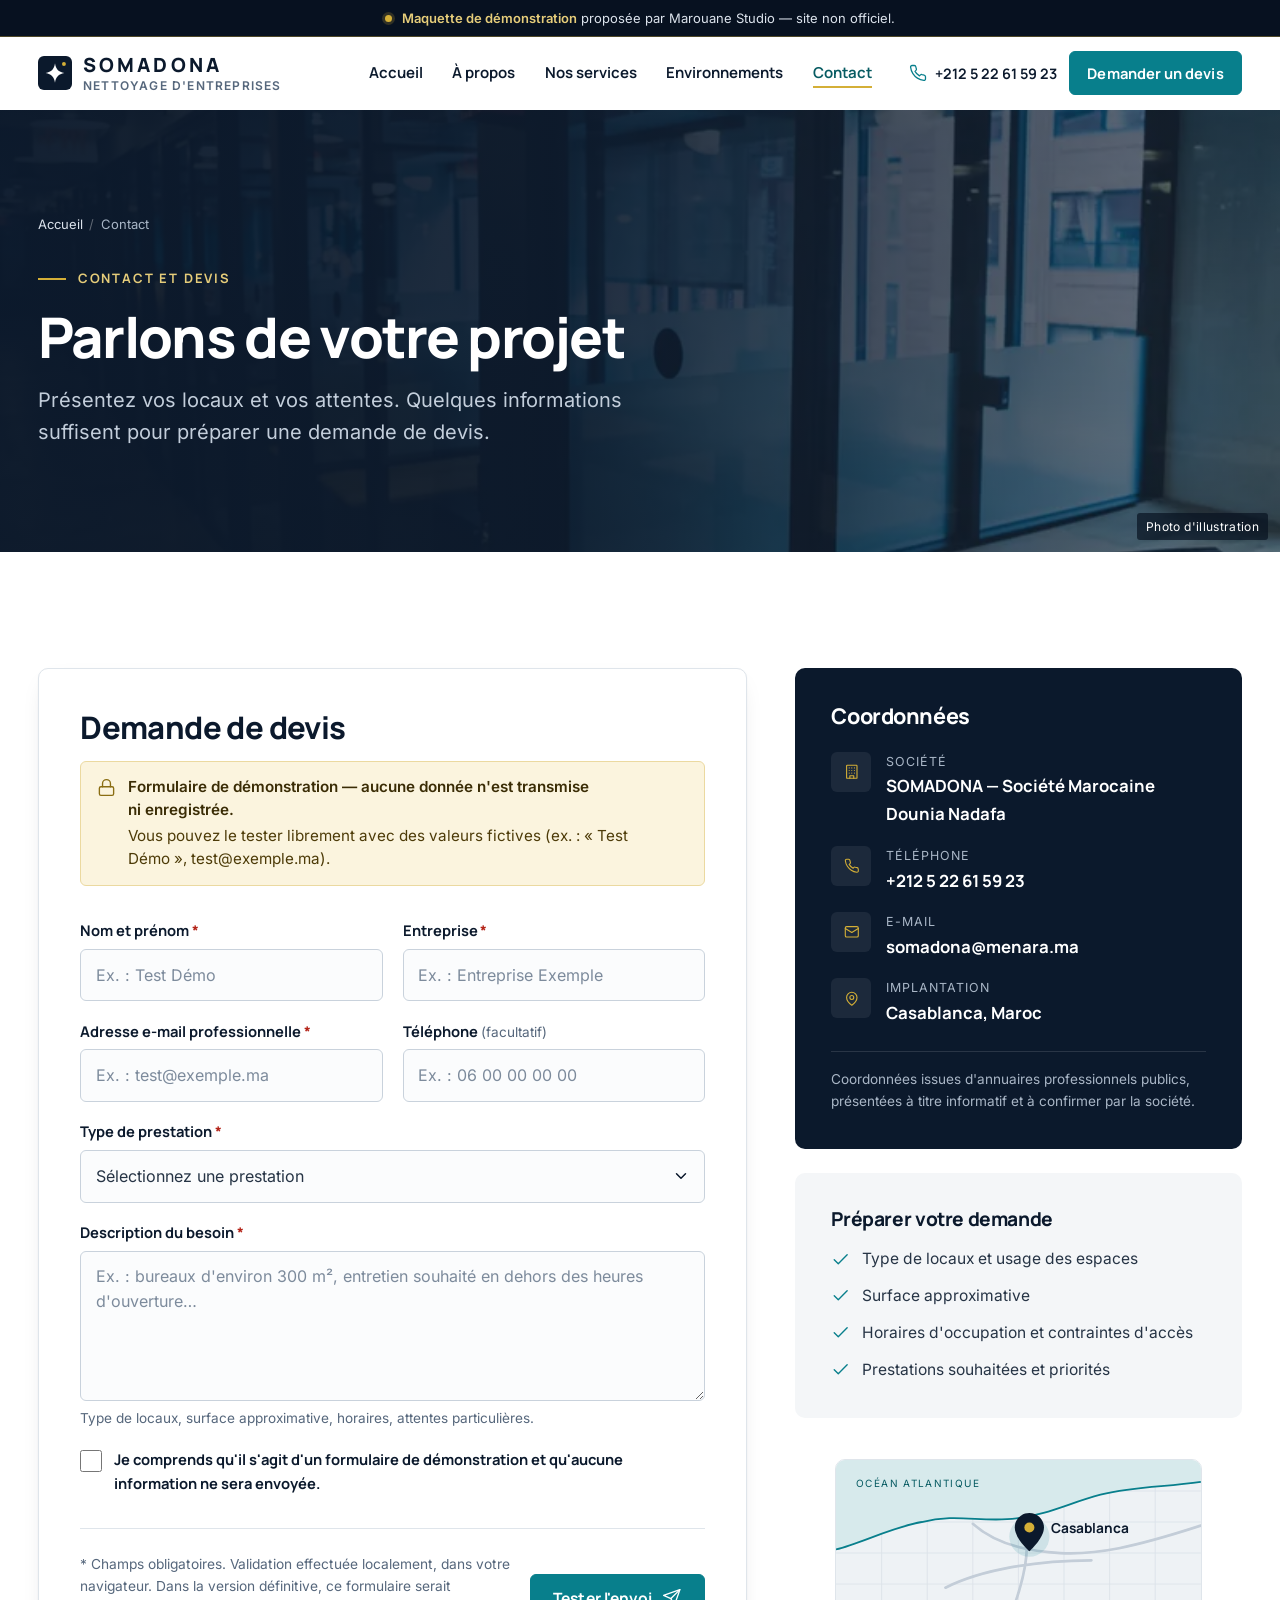
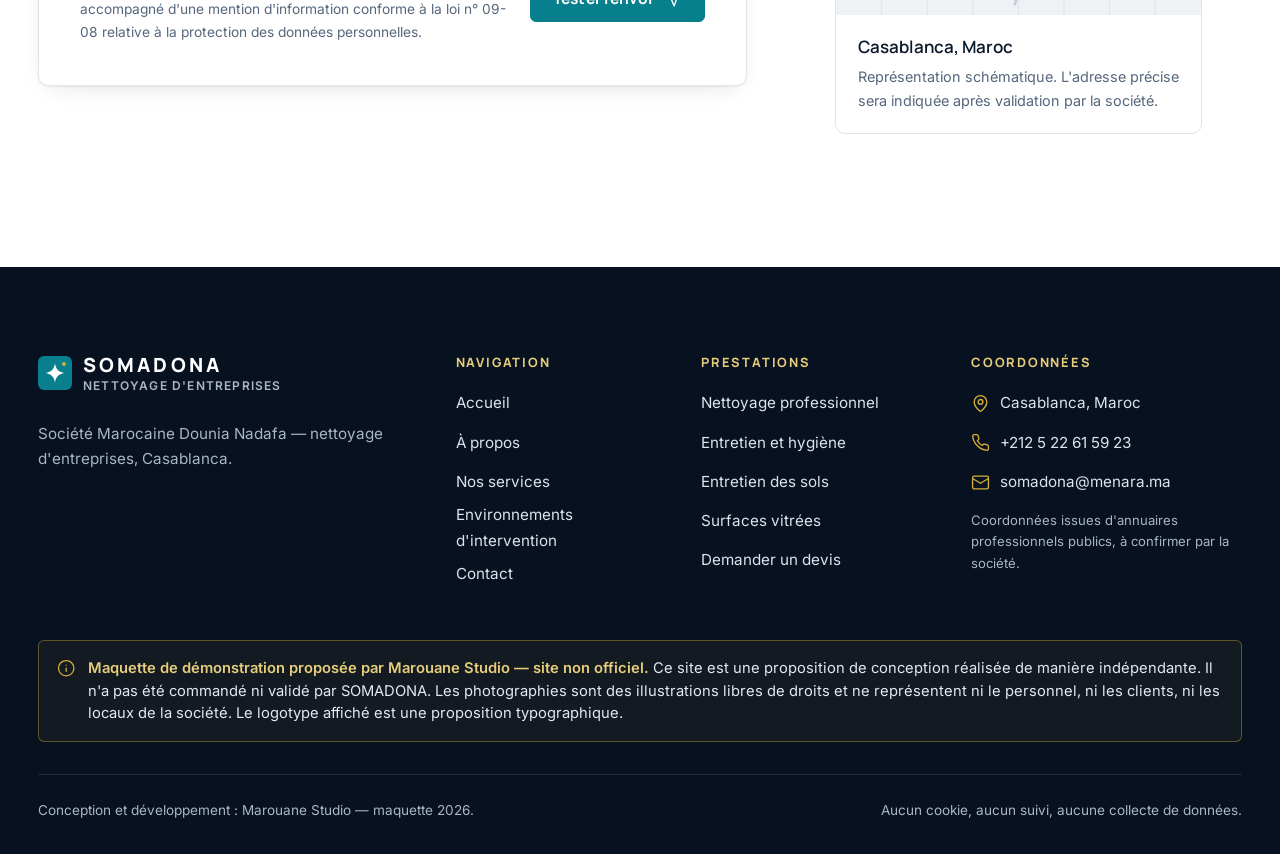
<file: contact.html>
<!doctype html>
<html lang="fr">
<head>
<meta charset="utf-8">
<meta name="viewport" content="width=device-width, initial-scale=1">
<title>Contact et demande de devis — SOMADONA | Maquette de démonstration</title>
<meta name="description" content="Présentez votre besoin en nettoyage professionnel. Formulaire de démonstration : aucune donnée n&#x27;est transmise ni enregistrée. Maquette Marouane Studio — site non officiel.">
<meta name="robots" content="noindex, nofollow, noarchive">
<meta http-equiv="Content-Security-Policy" content="default-src 'self'; img-src 'self' data:; style-src 'self'; script-src 'self'; font-src 'self'; connect-src 'none'; form-action 'none'; base-uri 'none'; object-src 'none'">
<meta name="referrer" content="no-referrer">
<meta name="theme-color" content="#0B192C">
<meta name="format-detection" content="telephone=no">
<meta property="og:type" content="website">
<meta property="og:locale" content="fr_MA">
<meta property="og:title" content="Contact et demande de devis — SOMADONA | Maquette de démonstration">
<meta property="og:description" content="Présentez votre besoin en nettoyage professionnel. Formulaire de démonstration : aucune donnée n&#x27;est transmise ni enregistrée. Maquette Marouane Studio — site non officiel.">
<link rel="icon" href="assets/icons/favicon.svg" type="image/svg+xml">
<link rel="preload" href="assets/fonts/manrope-latin-var.woff2" as="font" type="font/woff2" crossorigin>
<link rel="preload" href="assets/fonts/inter-latin-var.woff2" as="font" type="font/woff2" crossorigin>
<link rel="stylesheet" href="assets/css/styles.css">
<script src="assets/js/main.js" defer></script>
</head>
<body>
<a class="skip-link" href="#contenu">Aller au contenu principal</a>
<div class="demo-bar" role="note" aria-label="Avertissement">
  <div class="container">
    <span class="demo-dot" aria-hidden="true"></span>
    <p><strong>Maquette de démonstration</strong> proposée par Marouane Studio — site non officiel.</p>
  </div>
</div>
<header class="site-header">
  <div class="container header-inner">
    <a class="brand" href="index.html"><svg class="brand-mark" viewBox="0 0 40 40" aria-hidden="true" focusable="false"><rect class="brand-mark-bg" width="40" height="40" rx="7"/><path class="brand-mark-fg" d="M20 8.5c.9 6.9 4.1 10.1 11 11.5-6.9 1.4-10.1 4.6-11 11.5-.9-6.9-4.1-10.1-11-11.5 6.9-1.4 10.1-4.6 11-11.5Z"/><circle class="brand-mark-dot" cx="30.5" cy="9.5" r="2.3"/></svg><span class="brand-text"><span class="brand-name">SOMADONA</span><span class="brand-tag">Nettoyage d'entreprises</span></span></a>
    <nav class="site-nav" id="site-nav" aria-label="Navigation principale">
      <ul>
          <li><a href="index.html">Accueil</a></li>
          <li><a href="a-propos.html">À propos</a></li>
          <li><a href="services.html">Nos services</a></li>
          <li><a href="realisations.html">Environnements</a></li>
          <li><a href="contact.html" aria-current="page">Contact</a></li>
      </ul>
      <div class="nav-mobile-extra">
        <a class="btn btn--block" href="contact.html">Demander un devis <svg class="icon icon--arrow" viewBox="0 0 24 24" aria-hidden="true" focusable="false"><path d="M5 12h14M13 6l6 6-6 6"/></svg></a>
        <p>Maquette de démonstration proposée par Marouane Studio — site non officiel.</p>
      </div>
    </nav>
    <div class="header-actions">
      <span class="header-phone"><svg class="icon" viewBox="0 0 24 24" aria-hidden="true" focusable="false"><path d="M22 16.9v3a2 2 0 0 1-2.2 2 19.8 19.8 0 0 1-8.6-3.1 19.5 19.5 0 0 1-6-6A19.8 19.8 0 0 1 2.1 4.2 2 2 0 0 1 4.1 2h3a2 2 0 0 1 2 1.7c.1.9.4 1.8.7 2.7a2 2 0 0 1-.5 2.1L8 9.8a16 16 0 0 0 6 6l1.3-1.3a2 2 0 0 1 2.1-.4c.9.3 1.8.6 2.7.7a2 2 0 0 1 1.7 2z"/></svg> +212 5 22 61 59 23</span>
      <a class="btn header-cta" href="contact.html">Demander un devis</a>
      <button class="nav-toggle" type="button" aria-controls="site-nav" aria-expanded="false" aria-label="Ouvrir le menu">
        <svg class="icon icon-open" viewBox="0 0 24 24" aria-hidden="true" focusable="false"><path d="M4 6h16M4 12h16M4 18h16"/></svg><svg class="icon icon-close" viewBox="0 0 24 24" aria-hidden="true" focusable="false"><path d="M18 6 6 18M6 6l12 12"/></svg>
      </button>
    </div>
  </div>
</header>
<main id="contenu" tabindex="-1">
<section class="page-hero" aria-labelledby="page-title">
  <div class="page-hero-media"><img src="assets/images/bureaux-vitres-800.webp" srcset="assets/images/bureaux-vitres-480.webp 480w, assets/images/bureaux-vitres-800.webp 800w" sizes="100vw" width="800" height="533" alt="Couloir de bureaux aux cloisons vitrées" decoding="async" fetchpriority="high"></div>
  <div class="container">
    <nav class="breadcrumb" aria-label="Fil d'Ariane"><ol><li><a href="index.html">Accueil</a></li><li aria-current="page">Contact</li></ol></nav>
    <p class="eyebrow">Contact et devis</p>
    <h1 id="page-title">Parlons de votre projet</h1>
    <p class="lead">Présentez vos locaux et vos attentes. Quelques informations suffisent pour préparer une demande de devis.</p>
  </div>
  <span class="photo-credit">Photo d'illustration</span>
</section>

<section class="section" aria-label="Formulaire et coordonnées">
  <div class="container contact-layout">

    <div class="form-card">
      <h2 id="form-title">Demande de devis</h2>
      <div class="form-demo-notice" role="note">
        <svg class="icon" viewBox="0 0 24 24" aria-hidden="true" focusable="false"><rect x="3" y="11" width="18" height="11" rx="2"/><path d="M7 11V7a5 5 0 0 1 10 0v4"/></svg>
        <p><strong>Formulaire de démonstration — aucune donnée n'est transmise ni enregistrée.</strong>Vous pouvez le tester librement avec des valeurs fictives (ex. : « Test Démo », test@exemple.ma).</p>
      </div>

      <div class="form-summary" id="form-summary" role="alert" tabindex="-1"></div>

      <form id="demo-form" action="#" method="get" novalidate autocomplete="off" aria-labelledby="form-title">
        <div class="form-grid">
          <div class="field">
            <label for="f-nom">Nom et prénom<span class="req" aria-hidden="true">*</span></label>
            <input id="f-nom" type="text" required aria-required="true" aria-describedby="f-nom-error" placeholder="Ex. : Test Démo">
            <p class="field-error" id="f-nom-error"><svg class="icon" viewBox="0 0 24 24" aria-hidden="true" focusable="false"><circle cx="12" cy="12" r="10"/><path d="M12 8v4M12 16h.01"/></svg><span class="field-error-text"></span></p>
          </div>
          <div class="field">
            <label for="f-entreprise">Entreprise<span class="req" aria-hidden="true">*</span></label>
            <input id="f-entreprise" type="text" required aria-required="true" aria-describedby="f-entreprise-error" placeholder="Ex. : Entreprise Exemple">
            <p class="field-error" id="f-entreprise-error"><svg class="icon" viewBox="0 0 24 24" aria-hidden="true" focusable="false"><circle cx="12" cy="12" r="10"/><path d="M12 8v4M12 16h.01"/></svg><span class="field-error-text"></span></p>
          </div>
          <div class="field">
            <label for="f-email">Adresse e-mail professionnelle<span class="req" aria-hidden="true">*</span></label>
            <input id="f-email" type="email" inputmode="email" required aria-required="true" aria-describedby="f-email-error" placeholder="Ex. : test@exemple.ma">
            <p class="field-error" id="f-email-error"><svg class="icon" viewBox="0 0 24 24" aria-hidden="true" focusable="false"><circle cx="12" cy="12" r="10"/><path d="M12 8v4M12 16h.01"/></svg><span class="field-error-text"></span></p>
          </div>
          <div class="field">
            <label for="f-tel">Téléphone <span class="opt">(facultatif)</span></label>
            <input id="f-tel" type="tel" inputmode="tel" aria-describedby="f-tel-error" placeholder="Ex. : 06 00 00 00 00">
            <p class="field-error" id="f-tel-error"><svg class="icon" viewBox="0 0 24 24" aria-hidden="true" focusable="false"><circle cx="12" cy="12" r="10"/><path d="M12 8v4M12 16h.01"/></svg><span class="field-error-text"></span></p>
          </div>
          <div class="field field--full">
            <label for="f-prestation">Type de prestation<span class="req" aria-hidden="true">*</span></label>
            <select id="f-prestation" required aria-required="true" aria-describedby="f-prestation-error">
              <option value="">Sélectionnez une prestation</option>
              <option value="bureaux">Nettoyage des bureaux et locaux</option>
              <option value="hygiene">Entretien et hygiène des espaces communs</option>
              <option value="sols">Entretien des sols et revêtements</option>
              <option value="vitrerie">Surfaces vitrées intérieures</option>
              <option value="autre">Autre besoin / besoin spécifique</option>
            </select>
            <p class="field-error" id="f-prestation-error"><svg class="icon" viewBox="0 0 24 24" aria-hidden="true" focusable="false"><circle cx="12" cy="12" r="10"/><path d="M12 8v4M12 16h.01"/></svg><span class="field-error-text"></span></p>
          </div>
          <div class="field field--full">
            <label for="f-besoin">Description du besoin<span class="req" aria-hidden="true">*</span></label>
            <textarea id="f-besoin" required aria-required="true" aria-describedby="f-besoin-hint f-besoin-error" placeholder="Ex. : bureaux d'environ 300 m², entretien souhaité en dehors des heures d'ouverture…"></textarea>
            <span class="field-hint" id="f-besoin-hint">Type de locaux, surface approximative, horaires, attentes particulières.</span>
            <p class="field-error" id="f-besoin-error"><svg class="icon" viewBox="0 0 24 24" aria-hidden="true" focusable="false"><circle cx="12" cy="12" r="10"/><path d="M12 8v4M12 16h.01"/></svg><span class="field-error-text"></span></p>
          </div>
          <div class="field field--full check-field-wrap">
            <div class="check-field">
              <input id="f-consent" type="checkbox" required aria-required="true" aria-describedby="f-consent-error">
              <label for="f-consent">Je comprends qu'il s'agit d'un formulaire de démonstration et qu'aucune information ne sera envoyée.</label>
            </div>
            <p class="field-error" id="f-consent-error"><svg class="icon" viewBox="0 0 24 24" aria-hidden="true" focusable="false"><circle cx="12" cy="12" r="10"/><path d="M12 8v4M12 16h.01"/></svg><span class="field-error-text"></span></p>
          </div>
        </div>
        <div class="form-actions">
          <p><span aria-hidden="true">*</span> Champs obligatoires. Validation effectuée localement, dans votre navigateur. Dans la version définitive, ce formulaire serait accompagné d'une mention d'information conforme à la loi n° 09-08 relative à la protection des données personnelles.</p>
          <button class="btn" type="submit">Tester l'envoi <svg class="icon" viewBox="0 0 24 24" aria-hidden="true" focusable="false"><path d="m22 2-7 20-4-9-9-4Z"/><path d="M22 2 11 13"/></svg></button>
        </div>
      </form>

      <div class="demo-result" id="demo-result" hidden tabindex="-1" role="status" aria-live="polite">
        <span class="demo-result-icon"><svg class="icon" viewBox="0 0 24 24" aria-hidden="true" focusable="false"><path d="M20 6 9 17l-5-5"/></svg></span>
        <h2>Démonstration réussie</h2>
        <p><strong>Aucune information n'a été envoyée ni enregistrée.</strong> Les champs ont été effacés de la page.</p>
        <p>Dans la version définitive du site, la demande pourrait être transmise de manière sécurisée à SOMADONA, après validation du dispositif par la société.</p>
        <button class="btn btn--ghost" type="button" id="demo-reset"><svg class="icon" viewBox="0 0 24 24" aria-hidden="true" focusable="false"><path d="M3 12a9 9 0 0 1 15-6.7L21 8M21 3v5h-5M21 12a9 9 0 0 1-15 6.7L3 16M3 21v-5h5"/></svg> Refaire un essai</button>
      </div>
    </div>

    <div class="aside-stack" id="coordonnees">
      <div class="info-card">
        <h2>Coordonnées</h2>
        <ul class="info-list">
          <li><span class="info-icon"><svg class="icon" viewBox="0 0 24 24" aria-hidden="true" focusable="false"><rect x="4" y="2" width="16" height="20" rx="1"/><path d="M9 22v-4h6v4M8 6h.01M12 6h.01M16 6h.01M8 10h.01M12 10h.01M16 10h.01M8 14h.01M12 14h.01M16 14h.01"/></svg></span><div><span>Société</span><strong>SOMADONA — Société Marocaine Dounia Nadafa</strong></div></li>
          <li><span class="info-icon"><svg class="icon" viewBox="0 0 24 24" aria-hidden="true" focusable="false"><path d="M22 16.9v3a2 2 0 0 1-2.2 2 19.8 19.8 0 0 1-8.6-3.1 19.5 19.5 0 0 1-6-6A19.8 19.8 0 0 1 2.1 4.2 2 2 0 0 1 4.1 2h3a2 2 0 0 1 2 1.7c.1.9.4 1.8.7 2.7a2 2 0 0 1-.5 2.1L8 9.8a16 16 0 0 0 6 6l1.3-1.3a2 2 0 0 1 2.1-.4c.9.3 1.8.6 2.7.7a2 2 0 0 1 1.7 2z"/></svg></span><div><span>Téléphone</span><strong>+212 5 22 61 59 23</strong></div></li>
          <li><span class="info-icon"><svg class="icon" viewBox="0 0 24 24" aria-hidden="true" focusable="false"><rect x="2" y="4" width="20" height="16" rx="2"/><path d="m22 7-10 6L2 7"/></svg></span><div><span>E-mail</span><strong>somadona@menara.ma</strong></div></li>
          <li><span class="info-icon"><svg class="icon" viewBox="0 0 24 24" aria-hidden="true" focusable="false"><path d="M20 10c0 6-8 12-8 12s-8-6-8-12a8 8 0 0 1 16 0Z"/><circle cx="12" cy="10" r="3"/></svg></span><div><span>Implantation</span><strong>Casablanca, Maroc</strong></div></li>
        </ul>
        <p class="small">Coordonnées issues d'annuaires professionnels publics, présentées à titre informatif et à confirmer par la société.</p>
      </div>

      <div class="tips-card">
        <h2>Préparer votre demande</h2>
        <ul class="check-list">
          <li><svg class="icon" viewBox="0 0 24 24" aria-hidden="true" focusable="false"><path d="M20 6 9 17l-5-5"/></svg> Type de locaux et usage des espaces</li>
          <li><svg class="icon" viewBox="0 0 24 24" aria-hidden="true" focusable="false"><path d="M20 6 9 17l-5-5"/></svg> Surface approximative</li>
          <li><svg class="icon" viewBox="0 0 24 24" aria-hidden="true" focusable="false"><path d="M20 6 9 17l-5-5"/></svg> Horaires d'occupation et contraintes d'accès</li>
          <li><svg class="icon" viewBox="0 0 24 24" aria-hidden="true" focusable="false"><path d="M20 6 9 17l-5-5"/></svg> Prestations souhaitées et priorités</li>
        </ul>
      </div>

      <figure class="location-card">
        <svg class="location-art" viewBox="0 0 400 170" role="img" aria-labelledby="map-title">
          <title id="map-title">Représentation schématique : Casablanca, sur la côte atlantique du Maroc</title>
          <rect width="400" height="170" fill="#EEF2F5"/>
          <path d="M0 0h400v170H0z" fill="none"/>
          <g stroke="#DCE3EA" stroke-width="1">
            <path d="M0 34h400M0 68h400M0 102h400M0 136h400M50 0v170M100 0v170M150 0v170M200 0v170M250 0v170M300 0v170M350 0v170"/>
          </g>
          <path d="M0 0h400v24c-40 6-70 4-110 14-34 9-58 22-92 26-38 5-66-6-104 4C60 74 26 92 0 98Z" fill="#D7EAEC"/>
          <path d="M400 24c-40 6-70 4-110 14-34 9-58 22-92 26-38 5-66-6-104 4C60 74 26 92 0 98" fill="none" stroke="#087F8C" stroke-width="2"/>
          <g fill="none" stroke="#C3CDD8" stroke-width="3" stroke-linecap="round">
            <path d="M206 66c6 26 4 52-10 92M150 70c20 18 52 30 96 32 40 2 80-6 154-30M120 140c40-20 100-30 160-30"/>
          </g>
          <circle cx="212" cy="84" r="22" fill="#087F8C" opacity=".14"/>
          <path d="M212 58c-9 0-16 7-16 16 0 12 16 26 16 26s16-14 16-26c0-9-7-16-16-16Z" fill="#0B192C"/>
          <circle cx="212" cy="74" r="5.5" fill="#D4AF37"/>
          <text x="236" y="80" font-family="Manrope, sans-serif" font-size="15" font-weight="700" fill="#0B192C">Casablanca</text>
          <text x="22" y="30" font-family="Inter, sans-serif" font-size="11" fill="#075B62" letter-spacing="1.5">OCÉAN ATLANTIQUE</text>
        </svg>
        <div>
          <strong>Casablanca, Maroc</strong>
          <p>Représentation schématique. L'adresse précise sera indiquée après validation par la société.</p>
        </div>
      </figure>
    </div>
  </div>
</section>

</main>
<footer class="site-footer">
  <div class="container">
    <div class="footer-top">
      <div class="footer-about">
        <a class="brand" href="index.html"><svg class="brand-mark" viewBox="0 0 40 40" aria-hidden="true" focusable="false"><rect class="brand-mark-bg" width="40" height="40" rx="7"/><path class="brand-mark-fg" d="M20 8.5c.9 6.9 4.1 10.1 11 11.5-6.9 1.4-10.1 4.6-11 11.5-.9-6.9-4.1-10.1-11-11.5 6.9-1.4 10.1-4.6 11-11.5Z"/><circle class="brand-mark-dot" cx="30.5" cy="9.5" r="2.3"/></svg><span class="brand-text"><span class="brand-name">SOMADONA</span><span class="brand-tag">Nettoyage d'entreprises</span></span></a>
        <p>Société Marocaine Dounia Nadafa — nettoyage d'entreprises, Casablanca.</p>
      </div>
      <div class="footer-col">
        <h2>Navigation</h2>
        <ul>
          <li><a href="index.html">Accueil</a></li>
          <li><a href="a-propos.html">À propos</a></li>
          <li><a href="services.html">Nos services</a></li>
          <li><a href="realisations.html">Environnements d'intervention</a></li>
          <li><a href="contact.html">Contact</a></li>
        </ul>
      </div>
      <div class="footer-col">
        <h2>Prestations</h2>
        <ul>
          <li><a href="nettoyage.html">Nettoyage professionnel</a></li>
          <li><a href="services.html#hygiene">Entretien et hygiène</a></li>
          <li><a href="services.html#sols">Entretien des sols</a></li>
          <li><a href="services.html#vitrerie">Surfaces vitrées</a></li>
          <li><a href="contact.html">Demander un devis</a></li>
        </ul>
      </div>
      <div class="footer-col footer-contact">
        <h2>Coordonnées</h2>
        <ul>
          <li><svg class="icon" viewBox="0 0 24 24" aria-hidden="true" focusable="false"><path d="M20 10c0 6-8 12-8 12s-8-6-8-12a8 8 0 0 1 16 0Z"/><circle cx="12" cy="10" r="3"/></svg><span>Casablanca, Maroc</span></li>
          <li><svg class="icon" viewBox="0 0 24 24" aria-hidden="true" focusable="false"><path d="M22 16.9v3a2 2 0 0 1-2.2 2 19.8 19.8 0 0 1-8.6-3.1 19.5 19.5 0 0 1-6-6A19.8 19.8 0 0 1 2.1 4.2 2 2 0 0 1 4.1 2h3a2 2 0 0 1 2 1.7c.1.9.4 1.8.7 2.7a2 2 0 0 1-.5 2.1L8 9.8a16 16 0 0 0 6 6l1.3-1.3a2 2 0 0 1 2.1-.4c.9.3 1.8.6 2.7.7a2 2 0 0 1 1.7 2z"/></svg><span>+212 5 22 61 59 23</span></li>
          <li><svg class="icon" viewBox="0 0 24 24" aria-hidden="true" focusable="false"><rect x="2" y="4" width="20" height="16" rx="2"/><path d="m22 7-10 6L2 7"/></svg><span>somadona@menara.ma</span></li>
        </ul>
        <small>Coordonnées issues d'annuaires professionnels publics, à confirmer par la société.</small>
      </div>
    </div>
    <div class="footer-demo" role="note">
      <svg class="icon" viewBox="0 0 24 24" aria-hidden="true" focusable="false"><circle cx="12" cy="12" r="10"/><path d="M12 16v-4M12 8h.01"/></svg>
      <p><strong>Maquette de démonstration proposée par Marouane Studio — site non officiel.</strong> Ce site est une proposition de conception réalisée de manière indépendante. Il n'a pas été commandé ni validé par SOMADONA. Les photographies sont des illustrations libres de droits et ne représentent ni le personnel, ni les clients, ni les locaux de la société. Le logotype affiché est une proposition typographique.</p>
    </div>
    <div class="footer-bottom">
      <p>Conception et développement : Marouane Studio — maquette 2026.</p>
      <p>Aucun cookie, aucun suivi, aucune collecte de données.</p>
    </div>
  </div>
</footer>
<button class="back-to-top" type="button" aria-label="Revenir en haut de la page"><svg class="icon" viewBox="0 0 24 24" aria-hidden="true" focusable="false"><path d="M12 19V5M5 12l7-7 7 7"/></svg></button>
</body>
</html>
</file>
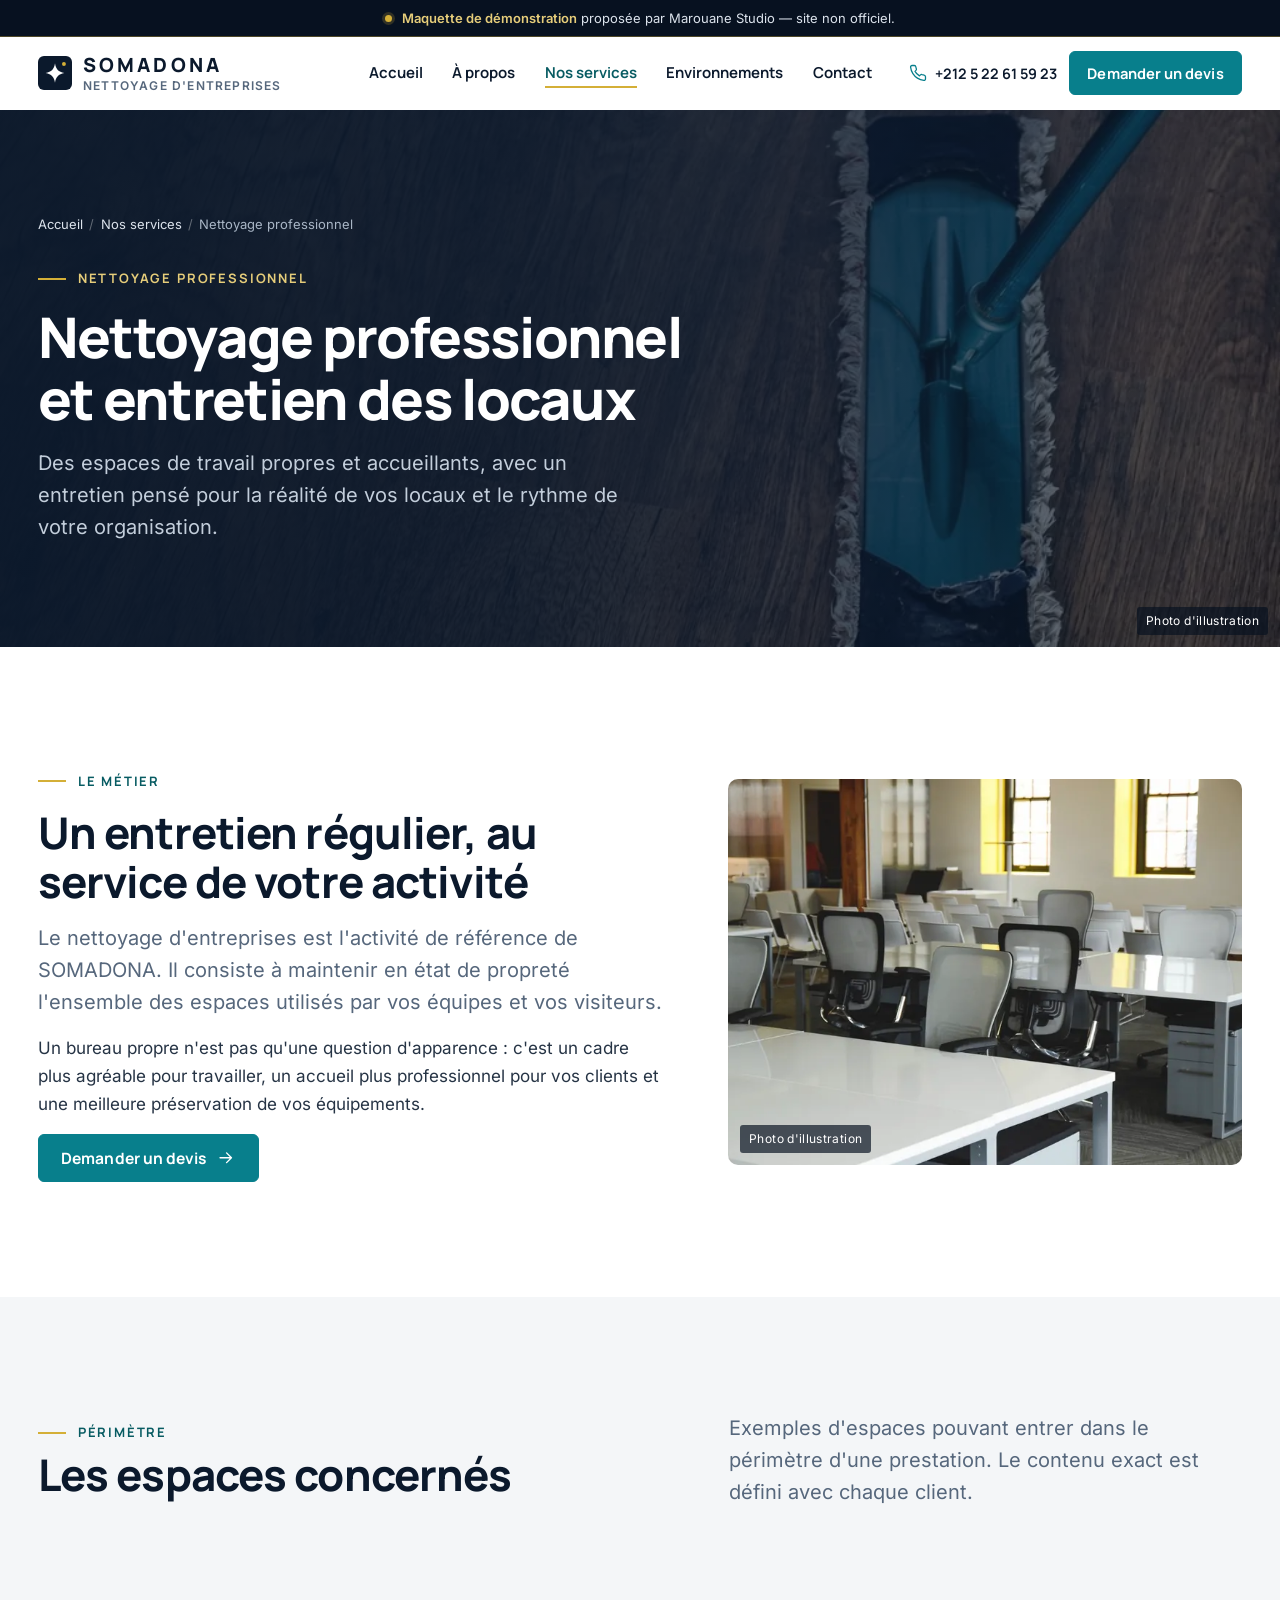
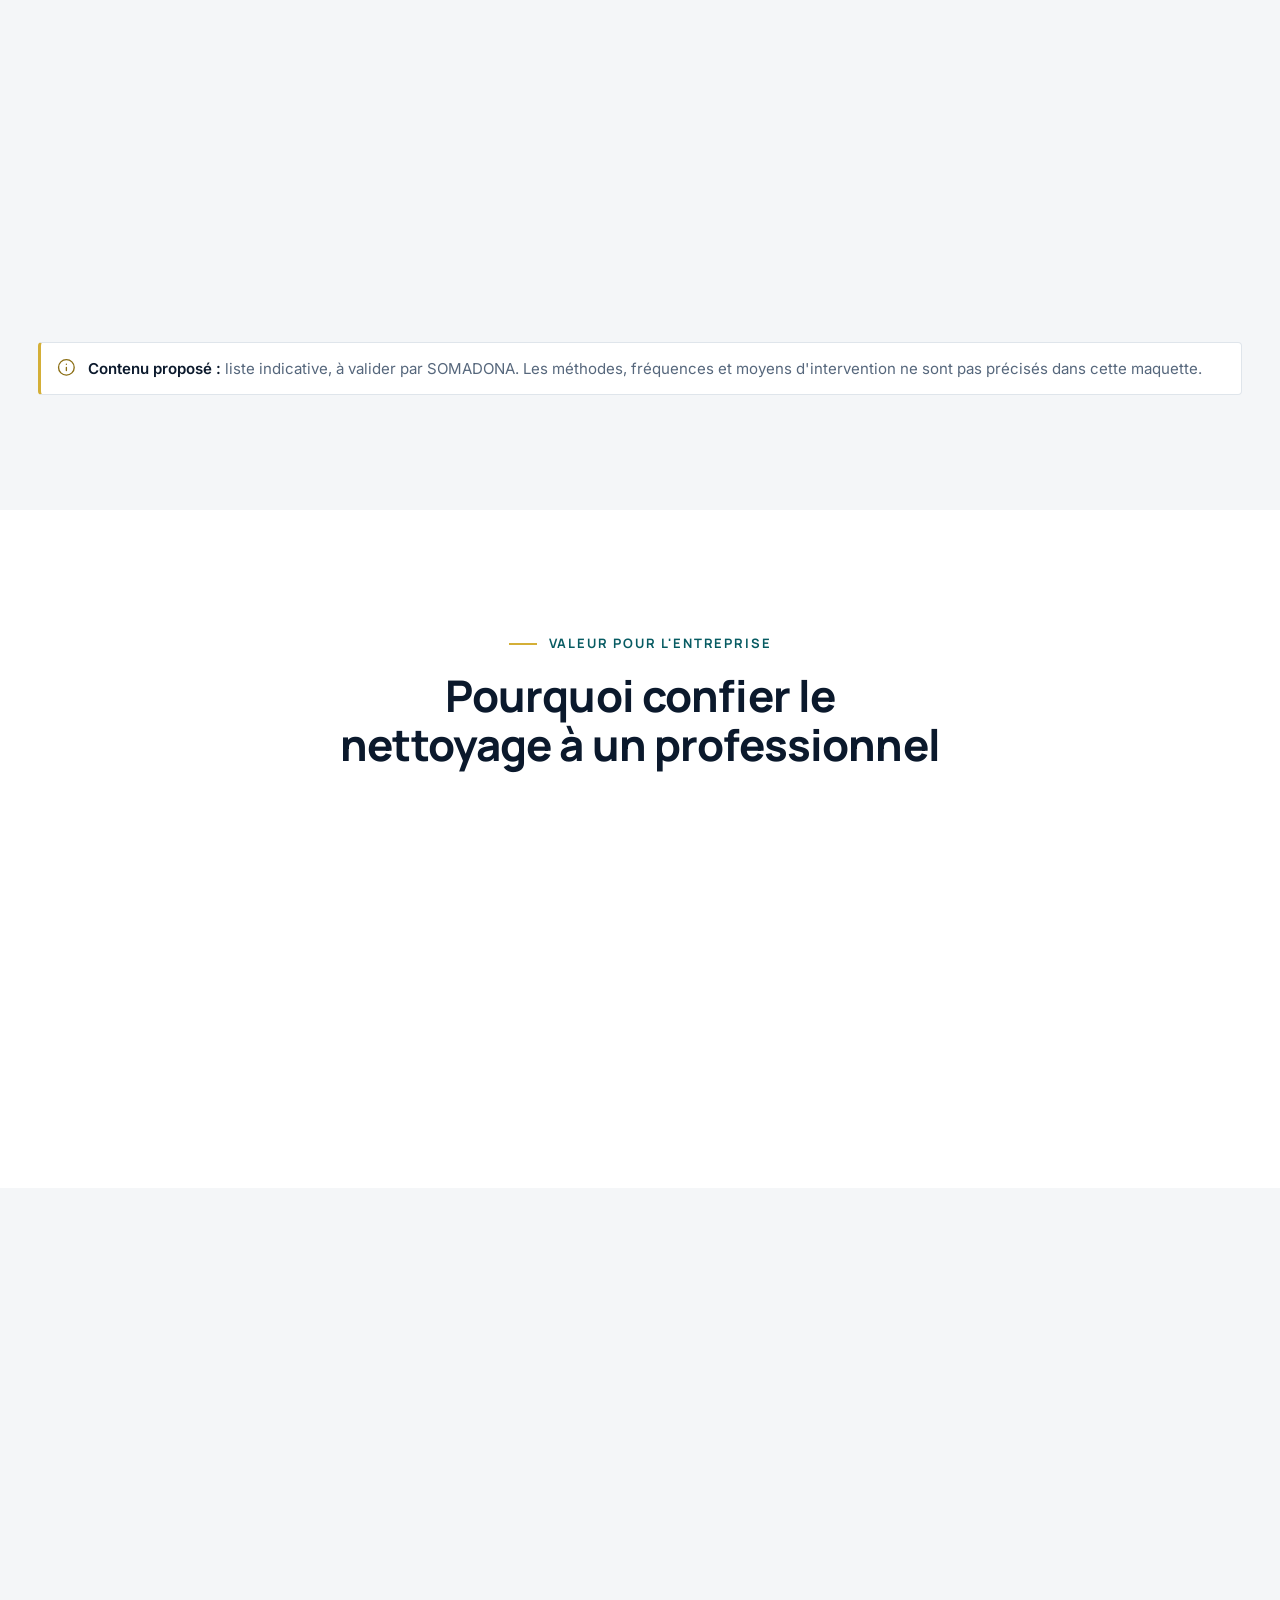
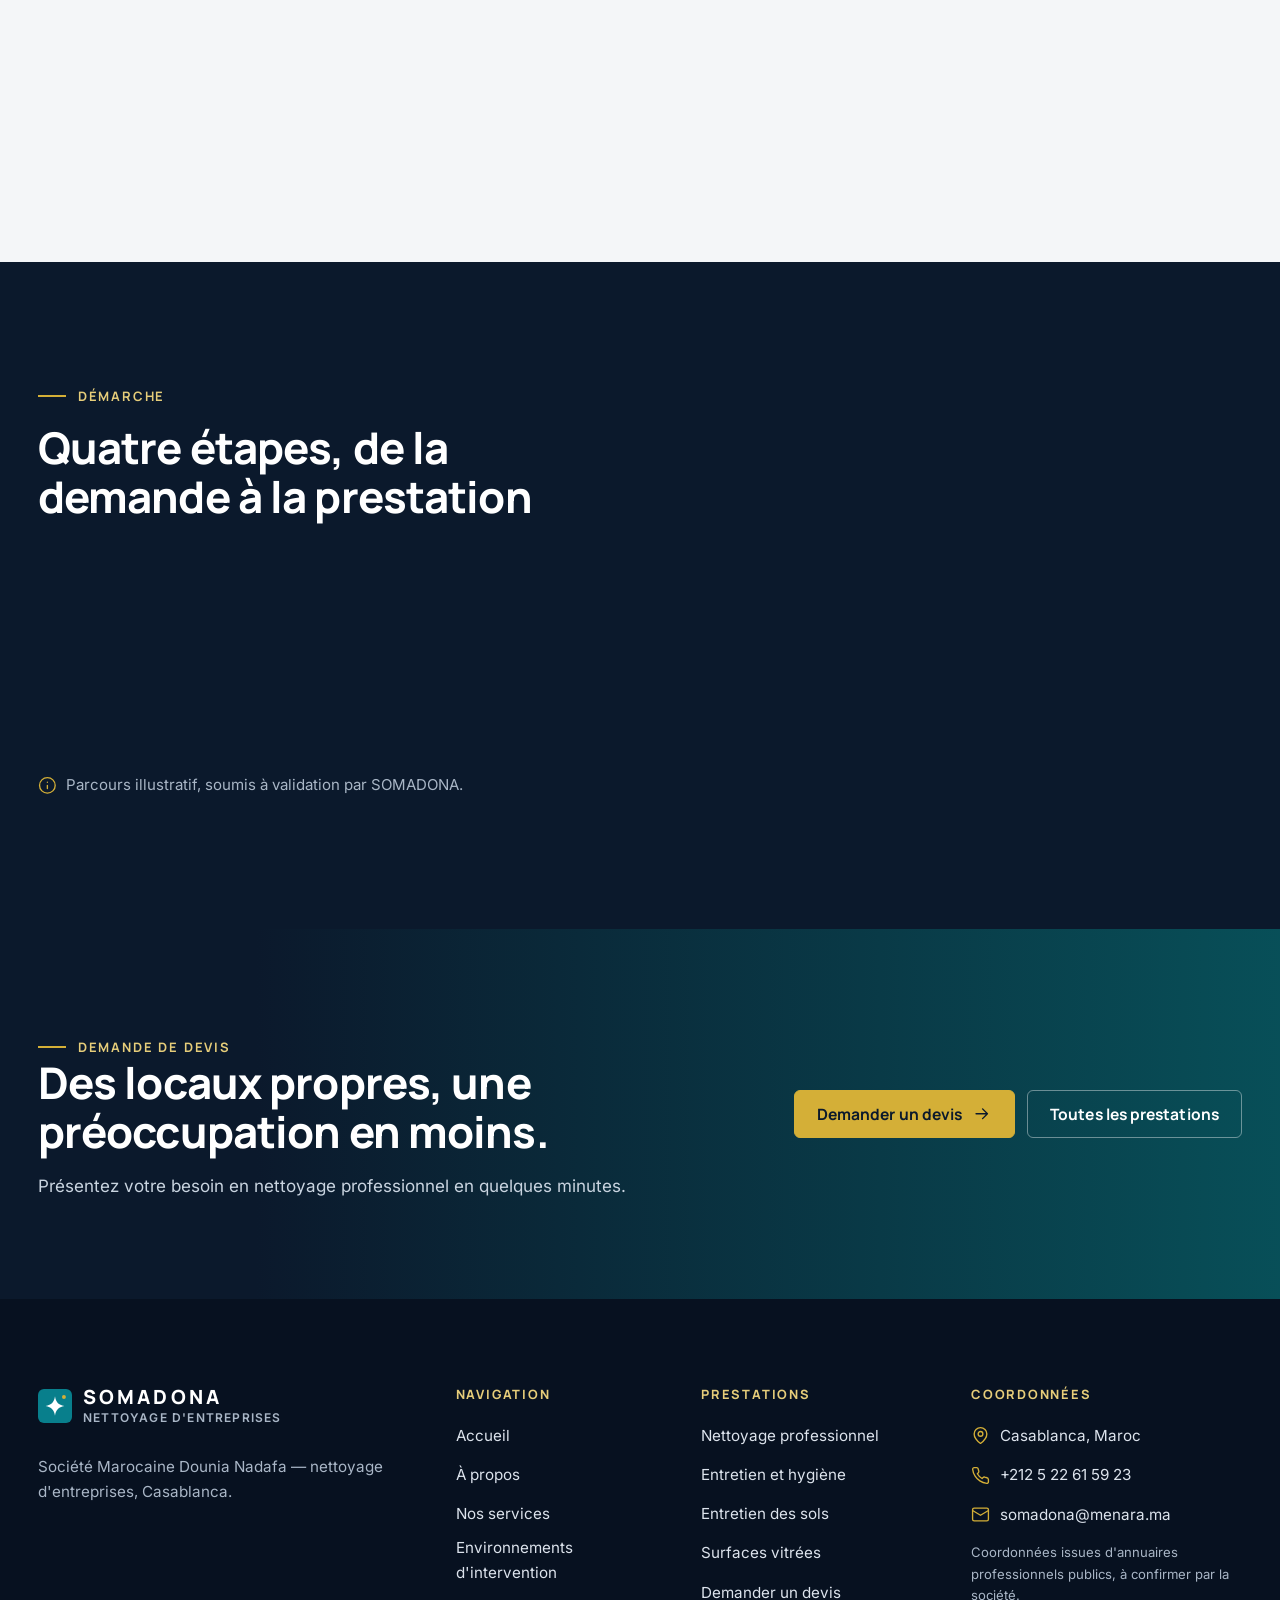
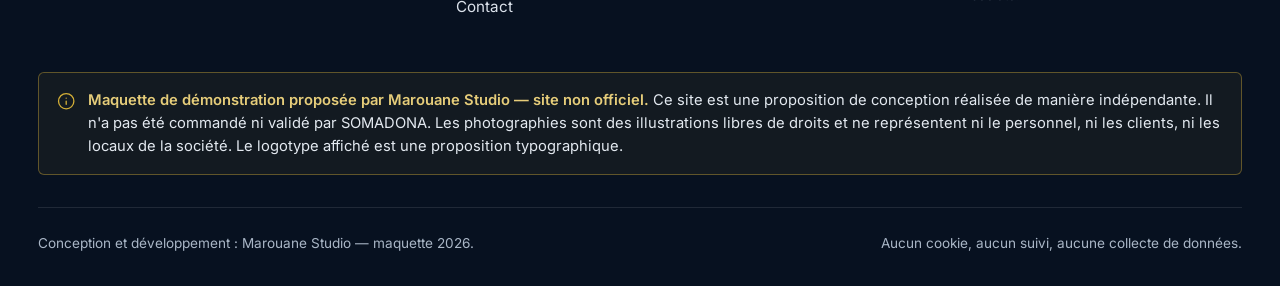
<file: nettoyage.html>
<!doctype html>
<html lang="fr">
<head>
<meta charset="utf-8">
<meta name="viewport" content="width=device-width, initial-scale=1">
<title>Nettoyage professionnel et entretien des locaux — SOMADONA | Maquette</title>
<meta name="description" content="Nettoyage professionnel des bureaux et locaux d&#x27;entreprise à Casablanca. Maquette de démonstration proposée par Marouane Studio — site non officiel.">
<meta name="robots" content="noindex, nofollow, noarchive">
<meta http-equiv="Content-Security-Policy" content="default-src 'self'; img-src 'self' data:; style-src 'self'; script-src 'self'; font-src 'self'; connect-src 'none'; form-action 'none'; base-uri 'none'; object-src 'none'">
<meta name="referrer" content="no-referrer">
<meta name="theme-color" content="#0B192C">
<meta name="format-detection" content="telephone=no">
<meta property="og:type" content="website">
<meta property="og:locale" content="fr_MA">
<meta property="og:title" content="Nettoyage professionnel et entretien des locaux — SOMADONA | Maquette">
<meta property="og:description" content="Nettoyage professionnel des bureaux et locaux d&#x27;entreprise à Casablanca. Maquette de démonstration proposée par Marouane Studio — site non officiel.">
<link rel="icon" href="assets/icons/favicon.svg" type="image/svg+xml">
<link rel="preload" href="assets/fonts/manrope-latin-var.woff2" as="font" type="font/woff2" crossorigin>
<link rel="preload" href="assets/fonts/inter-latin-var.woff2" as="font" type="font/woff2" crossorigin>
<link rel="stylesheet" href="assets/css/styles.css">
<script src="assets/js/main.js" defer></script>
</head>
<body>
<a class="skip-link" href="#contenu">Aller au contenu principal</a>
<div class="demo-bar" role="note" aria-label="Avertissement">
  <div class="container">
    <span class="demo-dot" aria-hidden="true"></span>
    <p><strong>Maquette de démonstration</strong> proposée par Marouane Studio — site non officiel.</p>
  </div>
</div>
<header class="site-header">
  <div class="container header-inner">
    <a class="brand" href="index.html"><svg class="brand-mark" viewBox="0 0 40 40" aria-hidden="true" focusable="false"><rect class="brand-mark-bg" width="40" height="40" rx="7"/><path class="brand-mark-fg" d="M20 8.5c.9 6.9 4.1 10.1 11 11.5-6.9 1.4-10.1 4.6-11 11.5-.9-6.9-4.1-10.1-11-11.5 6.9-1.4 10.1-4.6 11-11.5Z"/><circle class="brand-mark-dot" cx="30.5" cy="9.5" r="2.3"/></svg><span class="brand-text"><span class="brand-name">SOMADONA</span><span class="brand-tag">Nettoyage d'entreprises</span></span></a>
    <nav class="site-nav" id="site-nav" aria-label="Navigation principale">
      <ul>
          <li><a href="index.html">Accueil</a></li>
          <li><a href="a-propos.html">À propos</a></li>
          <li><a href="services.html" aria-current="page">Nos services</a></li>
          <li><a href="realisations.html">Environnements</a></li>
          <li><a href="contact.html">Contact</a></li>
      </ul>
      <div class="nav-mobile-extra">
        <a class="btn btn--block" href="contact.html">Demander un devis <svg class="icon icon--arrow" viewBox="0 0 24 24" aria-hidden="true" focusable="false"><path d="M5 12h14M13 6l6 6-6 6"/></svg></a>
        <p>Maquette de démonstration proposée par Marouane Studio — site non officiel.</p>
      </div>
    </nav>
    <div class="header-actions">
      <span class="header-phone"><svg class="icon" viewBox="0 0 24 24" aria-hidden="true" focusable="false"><path d="M22 16.9v3a2 2 0 0 1-2.2 2 19.8 19.8 0 0 1-8.6-3.1 19.5 19.5 0 0 1-6-6A19.8 19.8 0 0 1 2.1 4.2 2 2 0 0 1 4.1 2h3a2 2 0 0 1 2 1.7c.1.9.4 1.8.7 2.7a2 2 0 0 1-.5 2.1L8 9.8a16 16 0 0 0 6 6l1.3-1.3a2 2 0 0 1 2.1-.4c.9.3 1.8.6 2.7.7a2 2 0 0 1 1.7 2z"/></svg> +212 5 22 61 59 23</span>
      <a class="btn header-cta" href="contact.html">Demander un devis</a>
      <button class="nav-toggle" type="button" aria-controls="site-nav" aria-expanded="false" aria-label="Ouvrir le menu">
        <svg class="icon icon-open" viewBox="0 0 24 24" aria-hidden="true" focusable="false"><path d="M4 6h16M4 12h16M4 18h16"/></svg><svg class="icon icon-close" viewBox="0 0 24 24" aria-hidden="true" focusable="false"><path d="M18 6 6 18M6 6l12 12"/></svg>
      </button>
    </div>
  </div>
</header>
<main id="contenu" tabindex="-1">
<section class="page-hero" aria-labelledby="page-title">
  <div class="page-hero-media"><img src="assets/images/mop-parquet-800.webp" srcset="assets/images/mop-parquet-480.webp 480w, assets/images/mop-parquet-800.webp 800w, assets/images/mop-parquet-1024.webp 1024w" sizes="100vw" width="1024" height="683" alt="Balai à franges bleu-vert sur un parquet, vue du dessus" decoding="async" fetchpriority="high"></div>
  <div class="container">
    <nav class="breadcrumb" aria-label="Fil d'Ariane"><ol><li><a href="index.html">Accueil</a></li><li><a href="services.html">Nos services</a></li><li aria-current="page">Nettoyage professionnel</li></ol></nav>
    <p class="eyebrow">Nettoyage professionnel</p>
    <h1 id="page-title">Nettoyage professionnel et entretien des locaux</h1>
    <p class="lead">Des espaces de travail propres et accueillants, avec un entretien pensé pour la réalité de vos locaux et le rythme de votre organisation.</p>
  </div>
  <span class="photo-credit">Photo d'illustration</span>
</section>

<section class="section" aria-labelledby="intro-title">
  <div class="container split split--center">
    <div data-reveal>
      <p class="eyebrow">Le métier</p>
      <h2 id="intro-title">Un entretien régulier, au service de votre activité</h2>
      <p class="lead">Le nettoyage d'entreprises est l'activité de référence de SOMADONA. Il consiste à maintenir en état de propreté l'ensemble des espaces utilisés par vos équipes et vos visiteurs.</p>
      <p>Un bureau propre n'est pas qu'une question d'apparence : c'est un cadre plus agréable pour travailler, un accueil plus professionnel pour vos clients et une meilleure préservation de vos équipements.</p>
      <a class="btn" href="contact.html">Demander un devis <svg class="icon icon--arrow" viewBox="0 0 24 24" aria-hidden="true" focusable="false"><path d="M5 12h14M13 6l6 6-6 6"/></svg></a>
    </div>
    <figure class="service-detail-media" data-reveal data-reveal-delay="120">
      <img src="assets/images/env-bureaux-800.webp" srcset="assets/images/env-bureaux-480.webp 480w, assets/images/env-bureaux-800.webp 800w, assets/images/env-bureaux-1024.webp 1024w" sizes="(min-width: 900px) 42vw, 100vw" width="1024" height="678" alt="Plateau de bureaux propre et ordonné" decoding="async" loading="lazy">
      <span class="photo-credit">Photo d'illustration</span>
    </figure>
  </div>
</section>

<section class="section section--tint" aria-labelledby="scope-title">
  <div class="container">
    <div class="section-head section-head--split">
      <div>
        <p class="eyebrow">Périmètre</p>
        <h2 id="scope-title">Les espaces concernés</h2>
      </div>
      <p class="lead">Exemples d'espaces pouvant entrer dans le périmètre d'une prestation. Le contenu exact est défini avec chaque client.</p>
    </div>
    <div class="scope-grid">
      <div class="scope-item" data-reveal><svg class="icon" viewBox="0 0 24 24" aria-hidden="true" focusable="false"><rect x="2" y="7" width="20" height="14" rx="2"/><path d="M16 21V5a2 2 0 0 0-2-2h-4a2 2 0 0 0-2 2v16"/></svg><h3>Espaces de travail</h3><p>Bureaux, open spaces, postes de travail et mobilier.</p></div>
      <div class="scope-item" data-reveal data-reveal-delay="60"><svg class="icon" viewBox="0 0 24 24" aria-hidden="true" focusable="false"><rect x="3" y="3" width="7" height="7"/><rect x="14" y="3" width="7" height="7"/><rect x="14" y="14" width="7" height="7"/><rect x="3" y="14" width="7" height="7"/></svg><h3>Sols et revêtements</h3><p>Entretien adapté à chaque type de surface.</p></div>
      <div class="scope-item" data-reveal data-reveal-delay="120"><svg class="icon" viewBox="0 0 24 24" aria-hidden="true" focusable="false"><path d="M12 22a7 7 0 0 0 7-7c0-2-1-3.9-3-5.5s-3.5-4-4-6.5c-.5 2.5-2 4.9-4 6.5C6 11.1 5 13 5 15a7 7 0 0 0 7 7z"/></svg><h3>Sanitaires</h3><p>Des espaces d'hygiène propres et bien tenus.</p></div>
      <div class="scope-item" data-reveal><svg class="icon" viewBox="0 0 24 24" aria-hidden="true" focusable="false"><path d="M17 8h1a4 4 0 1 1 0 8h-1"/><path d="M3 8h14v9a4 4 0 0 1-4 4H7a4 4 0 0 1-4-4Z"/><path d="M6 2v2M10 2v2M14 2v2"/></svg><h3>Espaces de pause</h3><p>Coins cuisine, salles de repos et zones de convivialité.</p></div>
      <div class="scope-item" data-reveal data-reveal-delay="60"><svg class="icon" viewBox="0 0 24 24" aria-hidden="true" focusable="false"><path d="M3 21h18M5 21V4a1 1 0 0 1 1-1h12a1 1 0 0 1 1 1v17M14 12h.01"/></svg><h3>Accueil et circulations</h3><p>Halls, couloirs, escaliers et zones de passage.</p></div>
      <div class="scope-item" data-reveal data-reveal-delay="120"><svg class="icon" viewBox="0 0 24 24" aria-hidden="true" focusable="false"><rect x="3" y="3" width="18" height="18" rx="2"/><path d="M3 12h18M12 3v18"/></svg><h3>Surfaces vitrées intérieures</h3><p>Cloisons, portes vitrées et miroirs.</p></div>
    </div>
    <p class="note services-legend"><svg class="icon" viewBox="0 0 24 24" aria-hidden="true" focusable="false"><circle cx="12" cy="12" r="10"/><path d="M12 16v-4M12 8h.01"/></svg><span><strong>Contenu proposé :</strong> liste indicative, à valider par SOMADONA. Les méthodes, fréquences et moyens d'intervention ne sont pas précisés dans cette maquette.</span></p>
  </div>
</section>

<section class="section" aria-labelledby="value-title">
  <div class="container">
    <div class="section-head section-head--center">
      <p class="eyebrow">Valeur pour l'entreprise</p>
      <h2 id="value-title">Pourquoi confier le nettoyage à un professionnel</h2>
    </div>
    <div class="benefits benefits--4" data-reveal>
      <div class="benefit"><span class="benefit-icon"><svg class="icon" viewBox="0 0 24 24" aria-hidden="true" focusable="false"><path d="M19 14c1.5-1.5 3-3.2 3-5.5A5.5 5.5 0 0 0 16.5 3c-1.8 0-3 .5-4.5 2-1.5-1.5-2.7-2-4.5-2A5.5 5.5 0 0 0 2 8.5c0 2.3 1.5 4 3 5.5l7 7Z"/></svg></span><h3>Confort au quotidien</h3><p>Un environnement propre est plus agréable pour celles et ceux qui y travaillent.</p></div>
      <div class="benefit"><span class="benefit-icon"><svg class="icon" viewBox="0 0 24 24" aria-hidden="true" focusable="false"><path d="M2 12s3.5-7 10-7 10 7 10 7-3.5 7-10 7S2 12 2 12Z"/><circle cx="12" cy="12" r="3"/></svg></span><h3>Image professionnelle</h3><p>Des locaux soignés accompagnent la crédibilité de votre entreprise.</p></div>
      <div class="benefit"><span class="benefit-icon"><svg class="icon" viewBox="0 0 24 24" aria-hidden="true" focusable="false"><circle cx="12" cy="12" r="10"/><path d="M12 6v6l4 2"/></svg></span><h3>Gestion simplifiée</h3><p>L'entretien est pris en charge par un prestataire dédié.</p></div>
      <div class="benefit"><span class="benefit-icon"><svg class="icon" viewBox="0 0 24 24" aria-hidden="true" focusable="false"><path d="M12 2 2 7l10 5 10-5-10-5Z"/><path d="m2 17 10 5 10-5M2 12l10 5 10-5"/></svg></span><h3>Locaux préservés</h3><p>Un entretien approprié contribue à préserver surfaces et équipements.</p></div>
    </div>
  </div>
</section>

<section class="section section--tint" aria-labelledby="specific-title">
  <div class="container split split--reverse split--center">
    <figure class="service-detail-media" data-reveal>
      <img src="assets/images/env-salle-reunion-800.webp" srcset="assets/images/env-salle-reunion-480.webp 480w, assets/images/env-salle-reunion-800.webp 800w, assets/images/env-salle-reunion-1024.webp 1024w" sizes="(min-width: 900px) 40vw, 100vw" width="1024" height="683" alt="Salle de réunion avec table blanche et fauteuils sombres" decoding="async" loading="lazy">
      <span class="photo-credit">Photo d'illustration</span>
    </figure>
    <div data-reveal data-reveal-delay="100">
      <p class="eyebrow">Besoins spécifiques</p>
      <h2 id="specific-title">Chaque entreprise a ses contraintes</h2>
      <p>Horaires d'occupation, accès aux locaux, zones sensibles, pics de fréquentation : ces éléments influencent l'organisation de l'entretien. Les préciser dès votre demande permet d'établir une proposition pertinente.</p>
      <ul class="check-list">
        <li><svg class="icon" viewBox="0 0 24 24" aria-hidden="true" focusable="false"><path d="M20 6 9 17l-5-5"/></svg> Type et surface approximative des locaux</li>
        <li><svg class="icon" viewBox="0 0 24 24" aria-hidden="true" focusable="false"><path d="M20 6 9 17l-5-5"/></svg> Horaires d'occupation et contraintes d'accès</li>
        <li><svg class="icon" viewBox="0 0 24 24" aria-hidden="true" focusable="false"><path d="M20 6 9 17l-5-5"/></svg> Espaces prioritaires et attentes particulières</li>
      </ul>
      <a class="link-arrow" href="contact.html">Préparer votre demande <svg class="icon icon--arrow" viewBox="0 0 24 24" aria-hidden="true" focusable="false"><path d="M5 12h14M13 6l6 6-6 6"/></svg></a>
    </div>
  </div>
</section>

<section class="section section--dark" aria-labelledby="process-title">
  <div class="container">
    <div class="section-head">
      <p class="eyebrow">Démarche</p>
      <h2 id="process-title">Quatre étapes, de la demande à la prestation</h2>
    </div>
    <ol class="process">
      <li class="process-step" data-reveal><span class="process-num">01</span><h3>Expression du besoin</h3><p>Vous présentez vos locaux et vos attentes.</p></li>
      <li class="process-step" data-reveal data-reveal-delay="100"><span class="process-num">02</span><h3>Échange</h3><p>Vos priorités et contraintes sont précisées.</p></li>
      <li class="process-step" data-reveal data-reveal-delay="200"><span class="process-num">03</span><h3>Proposition</h3><p>Une proposition adaptée vous est transmise.</p></li>
      <li class="process-step" data-reveal data-reveal-delay="300"><span class="process-num">04</span><h3>Organisation</h3><p>Les modalités sont convenues avant le démarrage.</p></li>
    </ol>
    <p class="process-note"><svg class="icon" viewBox="0 0 24 24" aria-hidden="true" focusable="false"><circle cx="12" cy="12" r="10"/><path d="M12 16v-4M12 8h.01"/></svg> Parcours illustratif, soumis à validation par SOMADONA.</p>
  </div>
</section>

<section class="cta-band" aria-labelledby="cta-title">
  <div class="cta-band-media"><img src="assets/images/verriere-800.webp" srcset="assets/images/verriere-480.webp 480w, assets/images/verriere-800.webp 800w, assets/images/verriere-1024.webp 1024w" sizes="100vw" width="1024" height="679" alt="Structure de verrière en verre et acier" decoding="async" loading="lazy"></div>
  <div class="container">
    <div>
      <p class="eyebrow">Demande de devis</p>
      <h2 id="cta-title">Des locaux propres, une préoccupation en moins.</h2>
      <p>Présentez votre besoin en nettoyage professionnel en quelques minutes.</p>
    </div>
    <div class="btn-row">
      <a class="btn btn--gold" href="contact.html">Demander un devis <svg class="icon icon--arrow" viewBox="0 0 24 24" aria-hidden="true" focusable="false"><path d="M5 12h14M13 6l6 6-6 6"/></svg></a>
      <a class="btn btn--light" href="services.html">Toutes les prestations</a>
    </div>
  </div>
</section>

</main>
<footer class="site-footer">
  <div class="container">
    <div class="footer-top">
      <div class="footer-about">
        <a class="brand" href="index.html"><svg class="brand-mark" viewBox="0 0 40 40" aria-hidden="true" focusable="false"><rect class="brand-mark-bg" width="40" height="40" rx="7"/><path class="brand-mark-fg" d="M20 8.5c.9 6.9 4.1 10.1 11 11.5-6.9 1.4-10.1 4.6-11 11.5-.9-6.9-4.1-10.1-11-11.5 6.9-1.4 10.1-4.6 11-11.5Z"/><circle class="brand-mark-dot" cx="30.5" cy="9.5" r="2.3"/></svg><span class="brand-text"><span class="brand-name">SOMADONA</span><span class="brand-tag">Nettoyage d'entreprises</span></span></a>
        <p>Société Marocaine Dounia Nadafa — nettoyage d'entreprises, Casablanca.</p>
      </div>
      <div class="footer-col">
        <h2>Navigation</h2>
        <ul>
          <li><a href="index.html">Accueil</a></li>
          <li><a href="a-propos.html">À propos</a></li>
          <li><a href="services.html">Nos services</a></li>
          <li><a href="realisations.html">Environnements d'intervention</a></li>
          <li><a href="contact.html">Contact</a></li>
        </ul>
      </div>
      <div class="footer-col">
        <h2>Prestations</h2>
        <ul>
          <li><a href="nettoyage.html">Nettoyage professionnel</a></li>
          <li><a href="services.html#hygiene">Entretien et hygiène</a></li>
          <li><a href="services.html#sols">Entretien des sols</a></li>
          <li><a href="services.html#vitrerie">Surfaces vitrées</a></li>
          <li><a href="contact.html">Demander un devis</a></li>
        </ul>
      </div>
      <div class="footer-col footer-contact">
        <h2>Coordonnées</h2>
        <ul>
          <li><svg class="icon" viewBox="0 0 24 24" aria-hidden="true" focusable="false"><path d="M20 10c0 6-8 12-8 12s-8-6-8-12a8 8 0 0 1 16 0Z"/><circle cx="12" cy="10" r="3"/></svg><span>Casablanca, Maroc</span></li>
          <li><svg class="icon" viewBox="0 0 24 24" aria-hidden="true" focusable="false"><path d="M22 16.9v3a2 2 0 0 1-2.2 2 19.8 19.8 0 0 1-8.6-3.1 19.5 19.5 0 0 1-6-6A19.8 19.8 0 0 1 2.1 4.2 2 2 0 0 1 4.1 2h3a2 2 0 0 1 2 1.7c.1.9.4 1.8.7 2.7a2 2 0 0 1-.5 2.1L8 9.8a16 16 0 0 0 6 6l1.3-1.3a2 2 0 0 1 2.1-.4c.9.3 1.8.6 2.7.7a2 2 0 0 1 1.7 2z"/></svg><span>+212 5 22 61 59 23</span></li>
          <li><svg class="icon" viewBox="0 0 24 24" aria-hidden="true" focusable="false"><rect x="2" y="4" width="20" height="16" rx="2"/><path d="m22 7-10 6L2 7"/></svg><span>somadona@menara.ma</span></li>
        </ul>
        <small>Coordonnées issues d'annuaires professionnels publics, à confirmer par la société.</small>
      </div>
    </div>
    <div class="footer-demo" role="note">
      <svg class="icon" viewBox="0 0 24 24" aria-hidden="true" focusable="false"><circle cx="12" cy="12" r="10"/><path d="M12 16v-4M12 8h.01"/></svg>
      <p><strong>Maquette de démonstration proposée par Marouane Studio — site non officiel.</strong> Ce site est une proposition de conception réalisée de manière indépendante. Il n'a pas été commandé ni validé par SOMADONA. Les photographies sont des illustrations libres de droits et ne représentent ni le personnel, ni les clients, ni les locaux de la société. Le logotype affiché est une proposition typographique.</p>
    </div>
    <div class="footer-bottom">
      <p>Conception et développement : Marouane Studio — maquette 2026.</p>
      <p>Aucun cookie, aucun suivi, aucune collecte de données.</p>
    </div>
  </div>
</footer>
<button class="back-to-top" type="button" aria-label="Revenir en haut de la page"><svg class="icon" viewBox="0 0 24 24" aria-hidden="true" focusable="false"><path d="M12 19V5M5 12l7-7 7 7"/></svg></button>
</body>
</html>
</file>
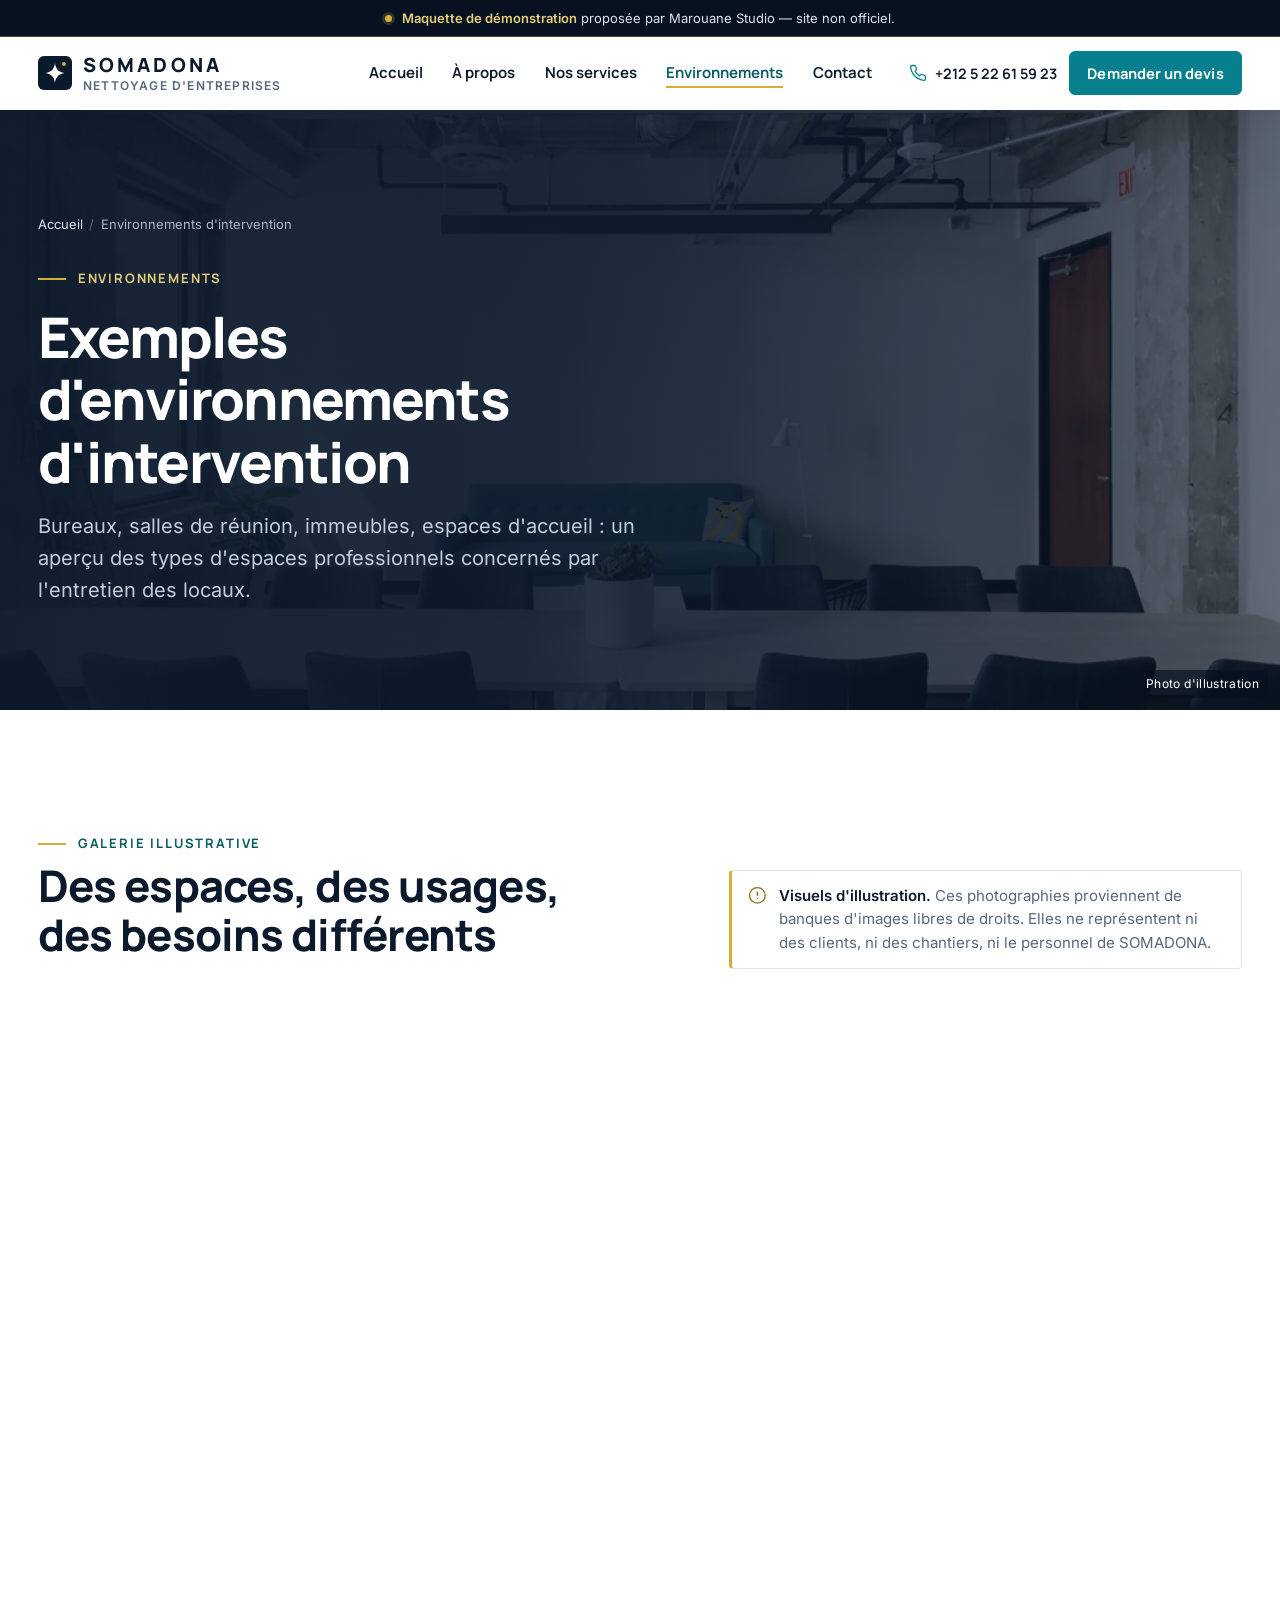
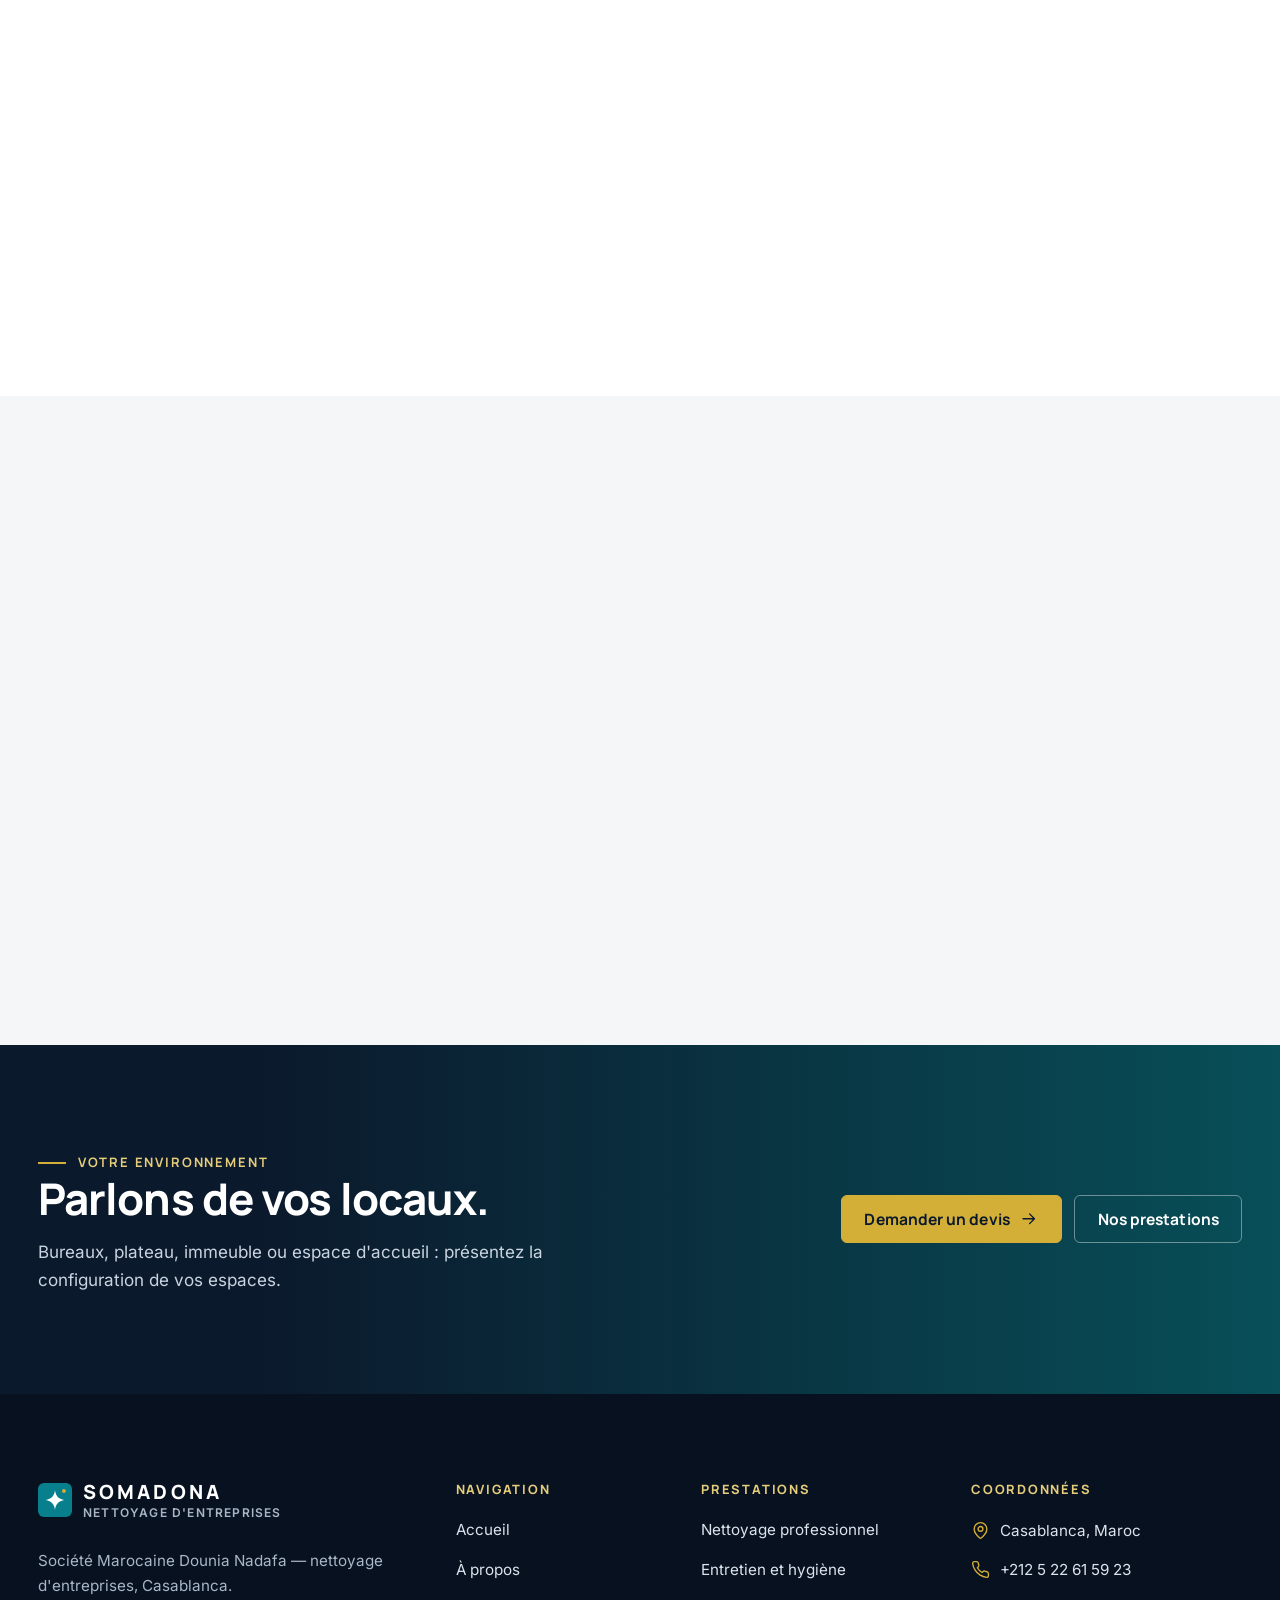
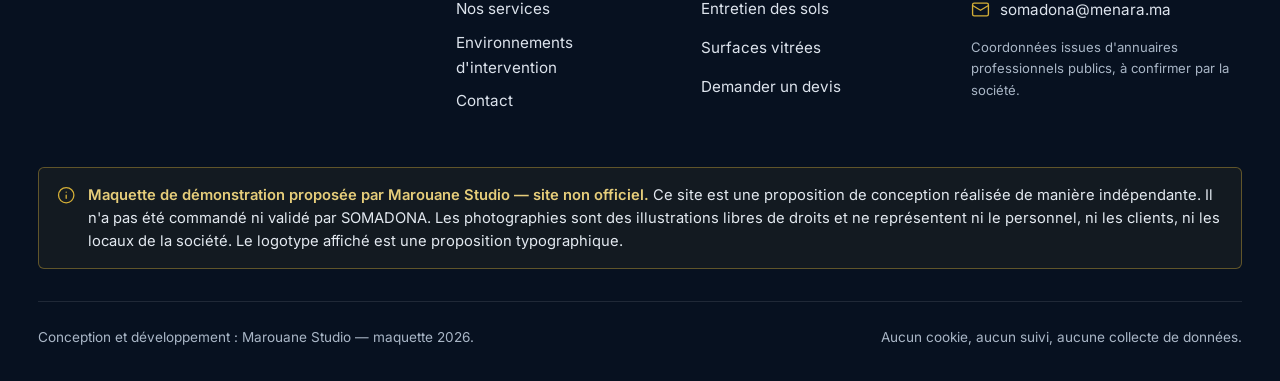
<file: realisations.html>
<!doctype html>
<html lang="fr">
<head>
<meta charset="utf-8">
<meta name="viewport" content="width=device-width, initial-scale=1">
<title>Environnements d&#x27;intervention — SOMADONA | Maquette de démonstration</title>
<meta name="description" content="Exemples illustratifs d&#x27;environnements professionnels : bureaux, salles de réunion, immeubles, espaces d&#x27;accueil. Maquette proposée par Marouane Studio — site non officiel.">
<meta name="robots" content="noindex, nofollow, noarchive">
<meta http-equiv="Content-Security-Policy" content="default-src 'self'; img-src 'self' data:; style-src 'self'; script-src 'self'; font-src 'self'; connect-src 'none'; form-action 'none'; base-uri 'none'; object-src 'none'">
<meta name="referrer" content="no-referrer">
<meta name="theme-color" content="#0B192C">
<meta name="format-detection" content="telephone=no">
<meta property="og:type" content="website">
<meta property="og:locale" content="fr_MA">
<meta property="og:title" content="Environnements d&#x27;intervention — SOMADONA | Maquette de démonstration">
<meta property="og:description" content="Exemples illustratifs d&#x27;environnements professionnels : bureaux, salles de réunion, immeubles, espaces d&#x27;accueil. Maquette proposée par Marouane Studio — site non officiel.">
<link rel="icon" href="assets/icons/favicon.svg" type="image/svg+xml">
<link rel="preload" href="assets/fonts/manrope-latin-var.woff2" as="font" type="font/woff2" crossorigin>
<link rel="preload" href="assets/fonts/inter-latin-var.woff2" as="font" type="font/woff2" crossorigin>
<link rel="stylesheet" href="assets/css/styles.css">
<script src="assets/js/main.js" defer></script>
</head>
<body>
<a class="skip-link" href="#contenu">Aller au contenu principal</a>
<div class="demo-bar" role="note" aria-label="Avertissement">
  <div class="container">
    <span class="demo-dot" aria-hidden="true"></span>
    <p><strong>Maquette de démonstration</strong> proposée par Marouane Studio — site non officiel.</p>
  </div>
</div>
<header class="site-header">
  <div class="container header-inner">
    <a class="brand" href="index.html"><svg class="brand-mark" viewBox="0 0 40 40" aria-hidden="true" focusable="false"><rect class="brand-mark-bg" width="40" height="40" rx="7"/><path class="brand-mark-fg" d="M20 8.5c.9 6.9 4.1 10.1 11 11.5-6.9 1.4-10.1 4.6-11 11.5-.9-6.9-4.1-10.1-11-11.5 6.9-1.4 10.1-4.6 11-11.5Z"/><circle class="brand-mark-dot" cx="30.5" cy="9.5" r="2.3"/></svg><span class="brand-text"><span class="brand-name">SOMADONA</span><span class="brand-tag">Nettoyage d'entreprises</span></span></a>
    <nav class="site-nav" id="site-nav" aria-label="Navigation principale">
      <ul>
          <li><a href="index.html">Accueil</a></li>
          <li><a href="a-propos.html">À propos</a></li>
          <li><a href="services.html">Nos services</a></li>
          <li><a href="realisations.html" aria-current="page">Environnements</a></li>
          <li><a href="contact.html">Contact</a></li>
      </ul>
      <div class="nav-mobile-extra">
        <a class="btn btn--block" href="contact.html">Demander un devis <svg class="icon icon--arrow" viewBox="0 0 24 24" aria-hidden="true" focusable="false"><path d="M5 12h14M13 6l6 6-6 6"/></svg></a>
        <p>Maquette de démonstration proposée par Marouane Studio — site non officiel.</p>
      </div>
    </nav>
    <div class="header-actions">
      <span class="header-phone"><svg class="icon" viewBox="0 0 24 24" aria-hidden="true" focusable="false"><path d="M22 16.9v3a2 2 0 0 1-2.2 2 19.8 19.8 0 0 1-8.6-3.1 19.5 19.5 0 0 1-6-6A19.8 19.8 0 0 1 2.1 4.2 2 2 0 0 1 4.1 2h3a2 2 0 0 1 2 1.7c.1.9.4 1.8.7 2.7a2 2 0 0 1-.5 2.1L8 9.8a16 16 0 0 0 6 6l1.3-1.3a2 2 0 0 1 2.1-.4c.9.3 1.8.6 2.7.7a2 2 0 0 1 1.7 2z"/></svg> +212 5 22 61 59 23</span>
      <a class="btn header-cta" href="contact.html">Demander un devis</a>
      <button class="nav-toggle" type="button" aria-controls="site-nav" aria-expanded="false" aria-label="Ouvrir le menu">
        <svg class="icon icon-open" viewBox="0 0 24 24" aria-hidden="true" focusable="false"><path d="M4 6h16M4 12h16M4 18h16"/></svg><svg class="icon icon-close" viewBox="0 0 24 24" aria-hidden="true" focusable="false"><path d="M18 6 6 18M6 6l12 12"/></svg>
      </button>
    </div>
  </div>
</header>
<main id="contenu" tabindex="-1">
<section class="page-hero" aria-labelledby="page-title">
  <div class="page-hero-media"><img src="assets/images/espace-travail-800.webp" srcset="assets/images/espace-travail-480.webp 480w, assets/images/espace-travail-800.webp 800w, assets/images/espace-travail-1024.webp 1024w" sizes="100vw" width="1024" height="673" alt="Grande salle de travail aux murs blancs" decoding="async" fetchpriority="high"></div>
  <div class="container">
    <nav class="breadcrumb" aria-label="Fil d'Ariane"><ol><li><a href="index.html">Accueil</a></li><li aria-current="page">Environnements d'intervention</li></ol></nav>
    <p class="eyebrow">Environnements</p>
    <h1 id="page-title">Exemples d'environnements d'intervention</h1>
    <p class="lead">Bureaux, salles de réunion, immeubles, espaces d'accueil : un aperçu des types d'espaces professionnels concernés par l'entretien des locaux.</p>
  </div>
  <span class="photo-credit">Photo d'illustration</span>
</section>

<section class="section" aria-labelledby="gallery-title">
  <div class="container">
    <div class="section-head section-head--split">
      <div>
        <p class="eyebrow">Galerie illustrative</p>
        <h2 id="gallery-title">Des espaces, des usages, des besoins différents</h2>
      </div>
      <p class="note"><svg class="icon" viewBox="0 0 24 24" aria-hidden="true" focusable="false"><circle cx="12" cy="12" r="10"/><path d="M12 8v4M12 16h.01"/></svg><span><strong>Visuels d'illustration.</strong> Ces photographies proviennent de banques d'images libres de droits. Elles ne représentent ni des clients, ni des chantiers, ni le personnel de SOMADONA.</span></p>
    </div>
    <div class="gallery">
      <figure class="gallery-item" data-reveal>
        <div class="gallery-media"><img src="assets/images/env-bureaux-800.webp" srcset="assets/images/env-bureaux-480.webp 480w, assets/images/env-bureaux-800.webp 800w, assets/images/env-bureaux-1024.webp 1024w" sizes="(min-width: 1100px) 32vw, (min-width: 640px) 48vw, 100vw" width="1024" height="678" alt="Plateau de bureaux avec postes de travail alignés" decoding="async" loading="lazy"><span class="env-badge">Illustration</span></div>
        <figcaption><strong>Bureaux et open spaces</strong><span>Postes de travail, mobilier, sols et espaces partagés utilisés au quotidien.</span></figcaption>
      </figure>
      <figure class="gallery-item" data-reveal data-reveal-delay="80">
        <div class="gallery-media"><img src="assets/images/env-salle-reunion-800.webp" srcset="assets/images/env-salle-reunion-480.webp 480w, assets/images/env-salle-reunion-800.webp 800w, assets/images/env-salle-reunion-1024.webp 1024w" sizes="(min-width: 1100px) 32vw, (min-width: 640px) 48vw, 100vw" width="1024" height="683" alt="Salle de réunion équipée d&#x27;un écran et d&#x27;une table blanche" decoding="async" loading="lazy"><span class="env-badge">Illustration</span></div>
        <figcaption><strong>Salles de réunion</strong><span>Des espaces qui doivent être prêts à recevoir collaborateurs et visiteurs.</span></figcaption>
      </figure>
      <figure class="gallery-item" data-reveal data-reveal-delay="160">
        <div class="gallery-media"><img src="assets/images/env-immeubles-800.webp" srcset="assets/images/env-immeubles-480.webp 480w, assets/images/env-immeubles-800.webp 800w" sizes="(min-width: 1100px) 32vw, (min-width: 640px) 48vw, 100vw" width="800" height="479" alt="Immeubles de bureaux aux façades vitrées" decoding="async" loading="lazy"><span class="env-badge">Illustration</span></div>
        <figcaption><strong>Immeubles professionnels</strong><span>Parties communes, paliers et espaces partagés entre plusieurs occupants.</span></figcaption>
      </figure>
      <figure class="gallery-item" data-reveal>
        <div class="gallery-media"><img src="assets/images/env-halls-800.webp" srcset="assets/images/env-halls-480.webp 480w, assets/images/env-halls-800.webp 800w" sizes="(min-width: 1100px) 32vw, (min-width: 640px) 48vw, 100vw" width="800" height="533" alt="Hall d&#x27;immeuble moderne aux murs blancs" decoding="async" loading="lazy"><span class="env-badge">Illustration</span></div>
        <figcaption><strong>Halls et zones de circulation</strong><span>Des espaces de passage soumis à une fréquentation importante.</span></figcaption>
      </figure>
      <figure class="gallery-item" data-reveal data-reveal-delay="80">
        <div class="gallery-media"><img src="assets/images/env-espaces-partages-800.webp" srcset="assets/images/env-espaces-partages-480.webp 480w, assets/images/env-espaces-partages-800.webp 800w, assets/images/env-espaces-partages-1024.webp 1024w" sizes="(min-width: 1100px) 32vw, (min-width: 640px) 48vw, 100vw" width="1024" height="683" alt="Espace de travail partagé avec canapé et grande table" decoding="async" loading="lazy"><span class="env-badge">Illustration</span></div>
        <figcaption><strong>Espaces partagés</strong><span>Lieux de détente et de travail collaboratif aux usages multiples.</span></figcaption>
      </figure>
      <figure class="gallery-item" data-reveal data-reveal-delay="160">
        <div class="gallery-media"><img src="assets/images/env-entree-immeuble-800.webp" srcset="assets/images/env-entree-immeuble-480.webp 480w, assets/images/env-entree-immeuble-800.webp 800w" sizes="(min-width: 1100px) 32vw, (min-width: 640px) 48vw, 100vw" width="800" height="533" alt="Entrée vitrée d&#x27;un immeuble de bureaux éclairée le soir" decoding="async" loading="lazy"><span class="env-badge">Illustration</span></div>
        <figcaption><strong>Espaces d'accueil</strong><span>Entrées et réceptions, premier contact de vos visiteurs avec votre entreprise.</span></figcaption>
      </figure>
    </div>
  </div>
</section>

<section class="section section--tint" aria-labelledby="future-title">
  <div class="container split split--center">
    <div data-reveal>
      <p class="eyebrow">Évolution de la rubrique</p>
      <h2 id="future-title">Une vitrine pour de futures références</h2>
      <p class="lead">Dans la version définitive du site, cette rubrique pourra présenter des interventions réelles, avec l'accord des clients concernés.</p>
      <ul class="check-list">
        <li><svg class="icon" viewBox="0 0 24 24" aria-hidden="true" focusable="false"><path d="M20 6 9 17l-5-5"/></svg> Photographies authentiques et autorisées</li>
        <li><svg class="icon" viewBox="0 0 24 24" aria-hidden="true" focusable="false"><path d="M20 6 9 17l-5-5"/></svg> Description du type d'espace et du besoin</li>
        <li><svg class="icon" viewBox="0 0 24 24" aria-hidden="true" focusable="false"><path d="M20 6 9 17l-5-5"/></svg> Références citées uniquement avec autorisation</li>
      </ul>
    </div>
    <div class="placeholder-card" data-reveal data-reveal-delay="120">
      <h3><svg class="icon" viewBox="0 0 24 24" aria-hidden="true" focusable="false"><rect x="3" y="3" width="18" height="18" rx="2"/><circle cx="9" cy="9" r="2"/><path d="m21 15-3.1-3.1a2 2 0 0 0-2.8 0L6 21"/></svg> Emplacement réservé</h3>
      <p>Cet espace accueillera les références et photographies fournies et validées par SOMADONA. Aucune référence client n'est présentée dans cette maquette.</p>
    </div>
  </div>
</section>

<section class="cta-band" aria-labelledby="cta-title">
  <div class="cta-band-media"><img src="assets/images/verriere-800.webp" srcset="assets/images/verriere-480.webp 480w, assets/images/verriere-800.webp 800w, assets/images/verriere-1024.webp 1024w" sizes="100vw" width="1024" height="679" alt="Structure de verrière en verre et acier" decoding="async" loading="lazy"></div>
  <div class="container">
    <div>
      <p class="eyebrow">Votre environnement</p>
      <h2 id="cta-title">Parlons de vos locaux.</h2>
      <p>Bureaux, plateau, immeuble ou espace d'accueil : présentez la configuration de vos espaces.</p>
    </div>
    <div class="btn-row">
      <a class="btn btn--gold" href="contact.html">Demander un devis <svg class="icon icon--arrow" viewBox="0 0 24 24" aria-hidden="true" focusable="false"><path d="M5 12h14M13 6l6 6-6 6"/></svg></a>
      <a class="btn btn--light" href="services.html">Nos prestations</a>
    </div>
  </div>
</section>

</main>
<footer class="site-footer">
  <div class="container">
    <div class="footer-top">
      <div class="footer-about">
        <a class="brand" href="index.html"><svg class="brand-mark" viewBox="0 0 40 40" aria-hidden="true" focusable="false"><rect class="brand-mark-bg" width="40" height="40" rx="7"/><path class="brand-mark-fg" d="M20 8.5c.9 6.9 4.1 10.1 11 11.5-6.9 1.4-10.1 4.6-11 11.5-.9-6.9-4.1-10.1-11-11.5 6.9-1.4 10.1-4.6 11-11.5Z"/><circle class="brand-mark-dot" cx="30.5" cy="9.5" r="2.3"/></svg><span class="brand-text"><span class="brand-name">SOMADONA</span><span class="brand-tag">Nettoyage d'entreprises</span></span></a>
        <p>Société Marocaine Dounia Nadafa — nettoyage d'entreprises, Casablanca.</p>
      </div>
      <div class="footer-col">
        <h2>Navigation</h2>
        <ul>
          <li><a href="index.html">Accueil</a></li>
          <li><a href="a-propos.html">À propos</a></li>
          <li><a href="services.html">Nos services</a></li>
          <li><a href="realisations.html">Environnements d'intervention</a></li>
          <li><a href="contact.html">Contact</a></li>
        </ul>
      </div>
      <div class="footer-col">
        <h2>Prestations</h2>
        <ul>
          <li><a href="nettoyage.html">Nettoyage professionnel</a></li>
          <li><a href="services.html#hygiene">Entretien et hygiène</a></li>
          <li><a href="services.html#sols">Entretien des sols</a></li>
          <li><a href="services.html#vitrerie">Surfaces vitrées</a></li>
          <li><a href="contact.html">Demander un devis</a></li>
        </ul>
      </div>
      <div class="footer-col footer-contact">
        <h2>Coordonnées</h2>
        <ul>
          <li><svg class="icon" viewBox="0 0 24 24" aria-hidden="true" focusable="false"><path d="M20 10c0 6-8 12-8 12s-8-6-8-12a8 8 0 0 1 16 0Z"/><circle cx="12" cy="10" r="3"/></svg><span>Casablanca, Maroc</span></li>
          <li><svg class="icon" viewBox="0 0 24 24" aria-hidden="true" focusable="false"><path d="M22 16.9v3a2 2 0 0 1-2.2 2 19.8 19.8 0 0 1-8.6-3.1 19.5 19.5 0 0 1-6-6A19.8 19.8 0 0 1 2.1 4.2 2 2 0 0 1 4.1 2h3a2 2 0 0 1 2 1.7c.1.9.4 1.8.7 2.7a2 2 0 0 1-.5 2.1L8 9.8a16 16 0 0 0 6 6l1.3-1.3a2 2 0 0 1 2.1-.4c.9.3 1.8.6 2.7.7a2 2 0 0 1 1.7 2z"/></svg><span>+212 5 22 61 59 23</span></li>
          <li><svg class="icon" viewBox="0 0 24 24" aria-hidden="true" focusable="false"><rect x="2" y="4" width="20" height="16" rx="2"/><path d="m22 7-10 6L2 7"/></svg><span>somadona@menara.ma</span></li>
        </ul>
        <small>Coordonnées issues d'annuaires professionnels publics, à confirmer par la société.</small>
      </div>
    </div>
    <div class="footer-demo" role="note">
      <svg class="icon" viewBox="0 0 24 24" aria-hidden="true" focusable="false"><circle cx="12" cy="12" r="10"/><path d="M12 16v-4M12 8h.01"/></svg>
      <p><strong>Maquette de démonstration proposée par Marouane Studio — site non officiel.</strong> Ce site est une proposition de conception réalisée de manière indépendante. Il n'a pas été commandé ni validé par SOMADONA. Les photographies sont des illustrations libres de droits et ne représentent ni le personnel, ni les clients, ni les locaux de la société. Le logotype affiché est une proposition typographique.</p>
    </div>
    <div class="footer-bottom">
      <p>Conception et développement : Marouane Studio — maquette 2026.</p>
      <p>Aucun cookie, aucun suivi, aucune collecte de données.</p>
    </div>
  </div>
</footer>
<button class="back-to-top" type="button" aria-label="Revenir en haut de la page"><svg class="icon" viewBox="0 0 24 24" aria-hidden="true" focusable="false"><path d="M12 19V5M5 12l7-7 7 7"/></svg></button>
</body>
</html>
</file>
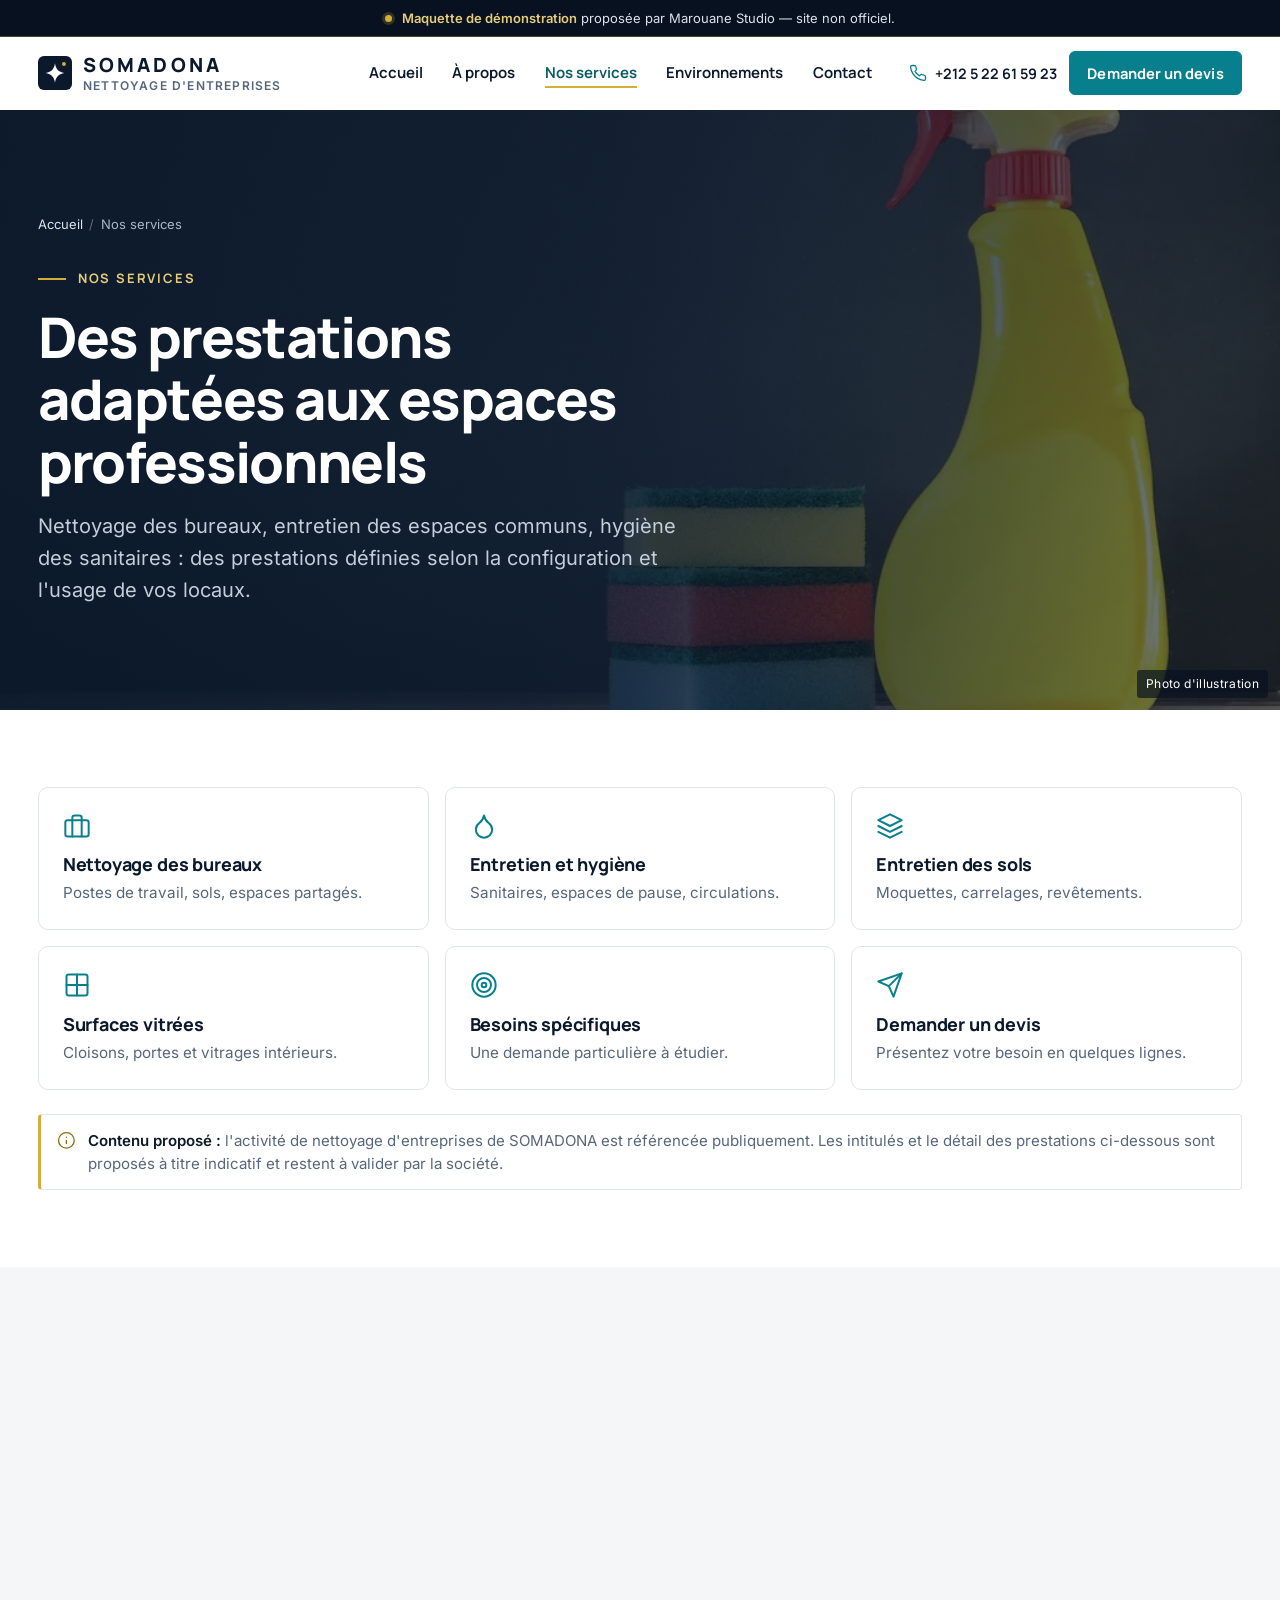
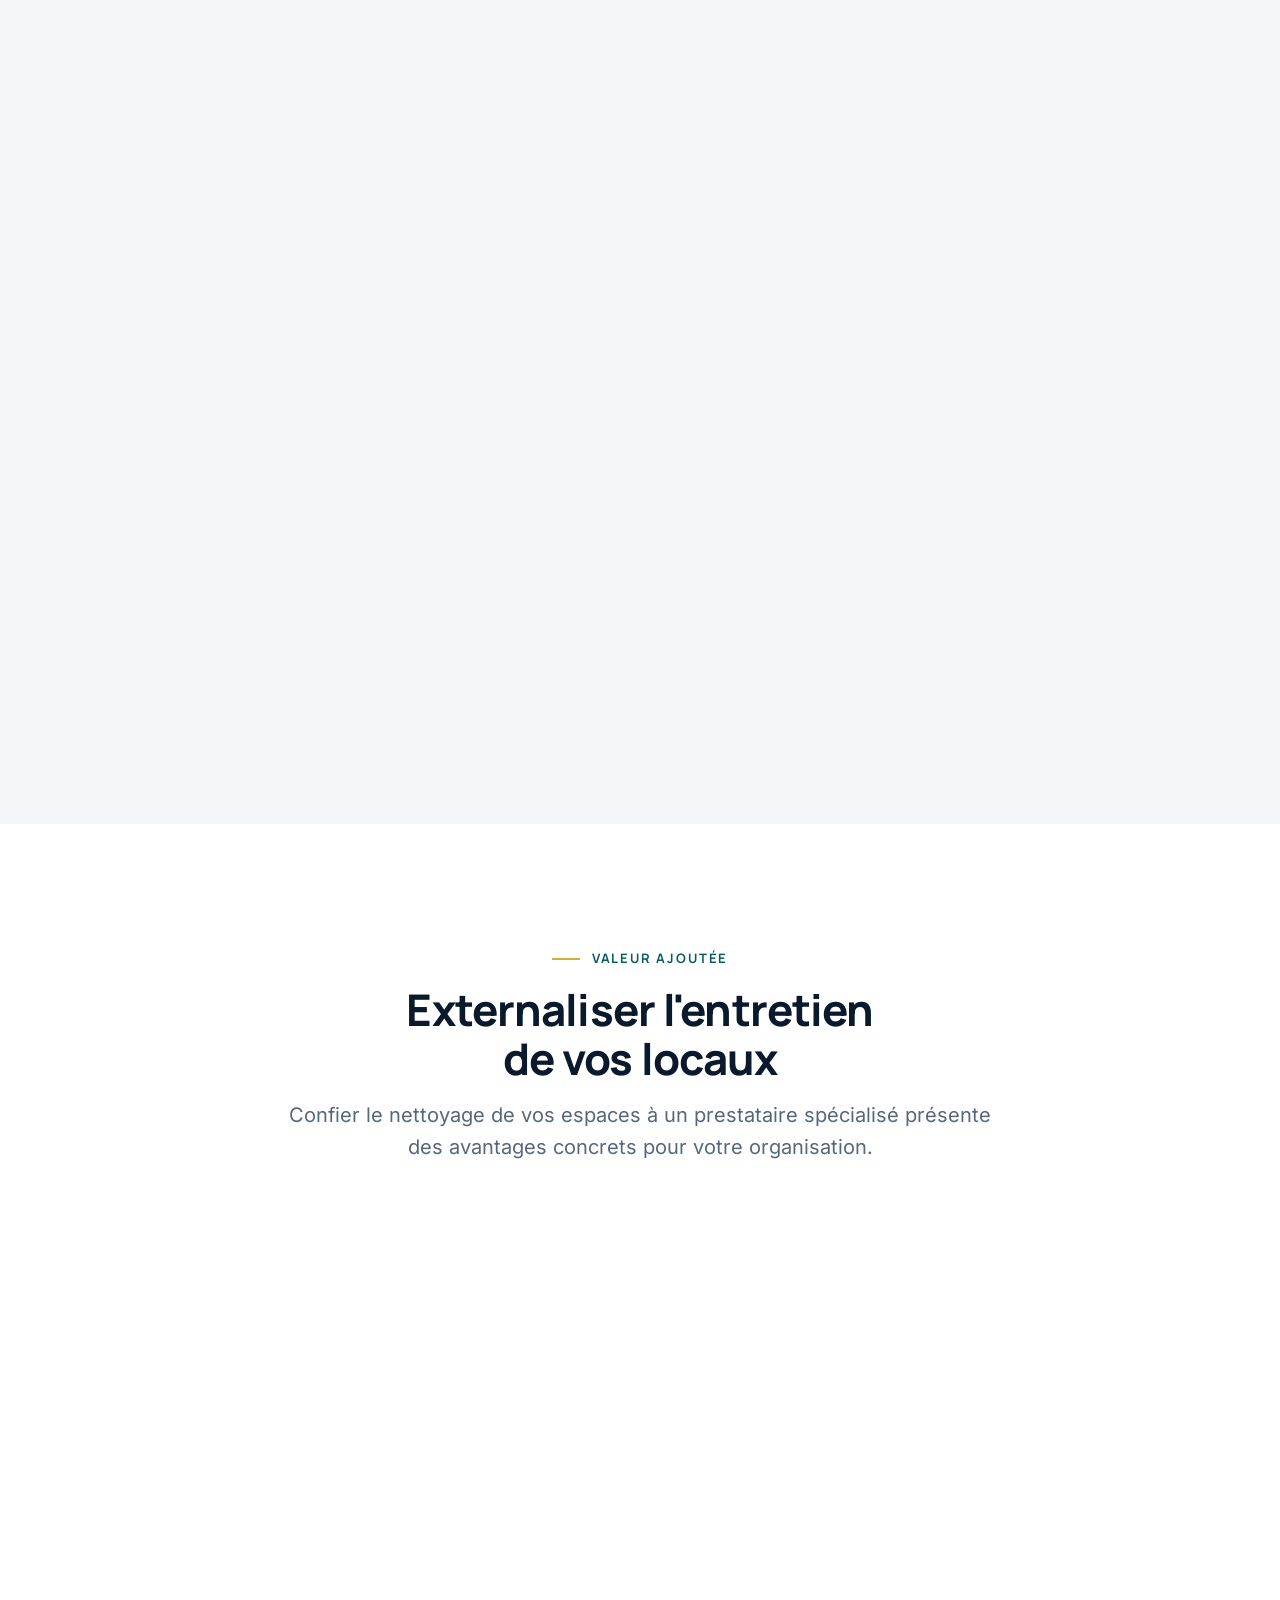
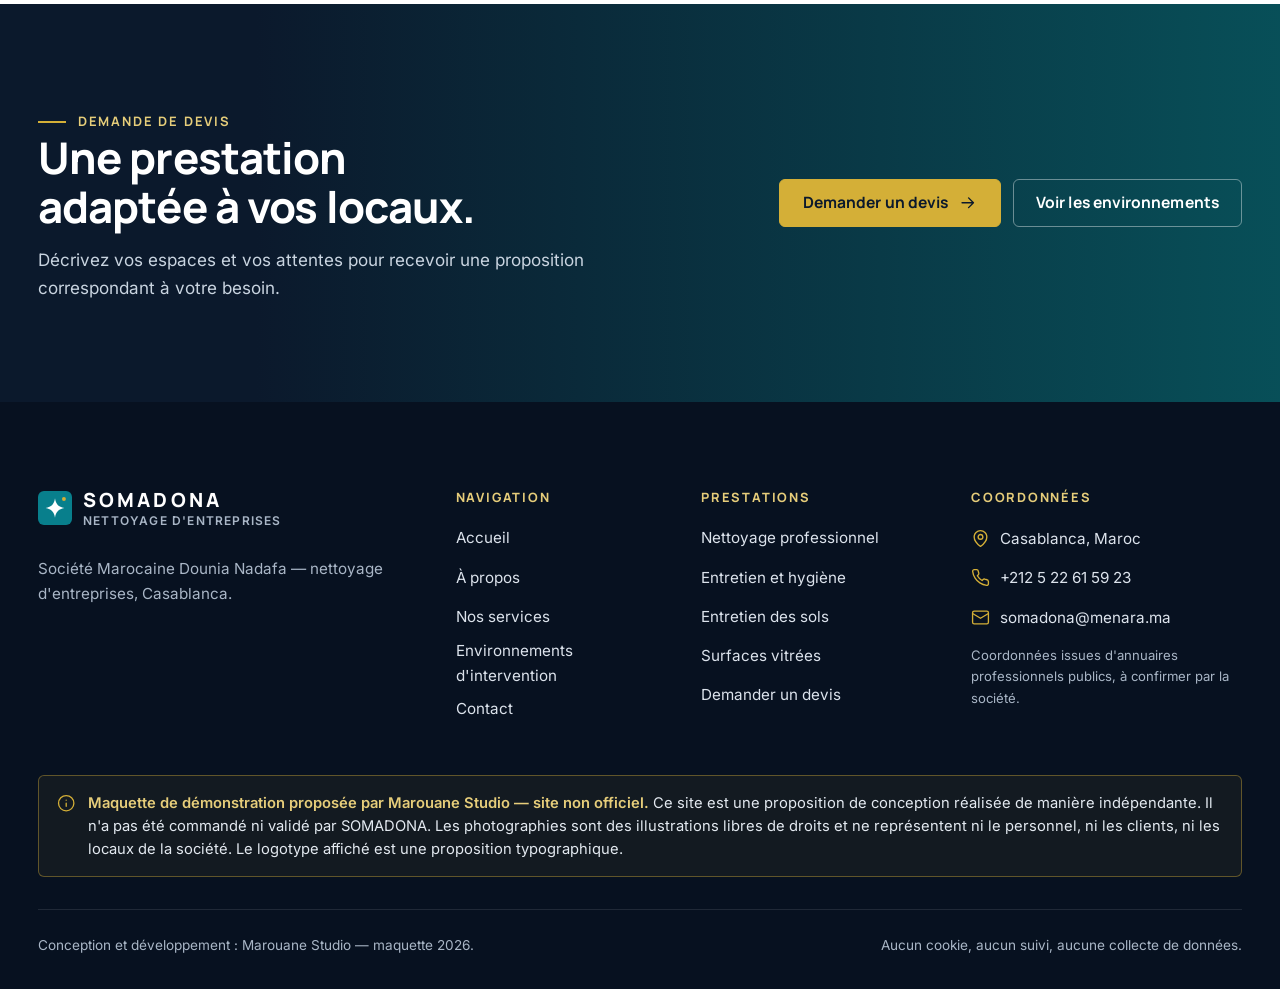
<file: services.html>
<!doctype html>
<html lang="fr">
<head>
<meta charset="utf-8">
<meta name="viewport" content="width=device-width, initial-scale=1">
<title>Nos services — SOMADONA | Maquette de démonstration</title>
<meta name="description" content="Des prestations de nettoyage et d&#x27;entretien adaptées aux espaces professionnels. Maquette de démonstration proposée par Marouane Studio — site non officiel.">
<meta name="robots" content="noindex, nofollow, noarchive">
<meta http-equiv="Content-Security-Policy" content="default-src 'self'; img-src 'self' data:; style-src 'self'; script-src 'self'; font-src 'self'; connect-src 'none'; form-action 'none'; base-uri 'none'; object-src 'none'">
<meta name="referrer" content="no-referrer">
<meta name="theme-color" content="#0B192C">
<meta name="format-detection" content="telephone=no">
<meta property="og:type" content="website">
<meta property="og:locale" content="fr_MA">
<meta property="og:title" content="Nos services — SOMADONA | Maquette de démonstration">
<meta property="og:description" content="Des prestations de nettoyage et d&#x27;entretien adaptées aux espaces professionnels. Maquette de démonstration proposée par Marouane Studio — site non officiel.">
<link rel="icon" href="assets/icons/favicon.svg" type="image/svg+xml">
<link rel="preload" href="assets/fonts/manrope-latin-var.woff2" as="font" type="font/woff2" crossorigin>
<link rel="preload" href="assets/fonts/inter-latin-var.woff2" as="font" type="font/woff2" crossorigin>
<link rel="stylesheet" href="assets/css/styles.css">
<script src="assets/js/main.js" defer></script>
</head>
<body>
<a class="skip-link" href="#contenu">Aller au contenu principal</a>
<div class="demo-bar" role="note" aria-label="Avertissement">
  <div class="container">
    <span class="demo-dot" aria-hidden="true"></span>
    <p><strong>Maquette de démonstration</strong> proposée par Marouane Studio — site non officiel.</p>
  </div>
</div>
<header class="site-header">
  <div class="container header-inner">
    <a class="brand" href="index.html"><svg class="brand-mark" viewBox="0 0 40 40" aria-hidden="true" focusable="false"><rect class="brand-mark-bg" width="40" height="40" rx="7"/><path class="brand-mark-fg" d="M20 8.5c.9 6.9 4.1 10.1 11 11.5-6.9 1.4-10.1 4.6-11 11.5-.9-6.9-4.1-10.1-11-11.5 6.9-1.4 10.1-4.6 11-11.5Z"/><circle class="brand-mark-dot" cx="30.5" cy="9.5" r="2.3"/></svg><span class="brand-text"><span class="brand-name">SOMADONA</span><span class="brand-tag">Nettoyage d'entreprises</span></span></a>
    <nav class="site-nav" id="site-nav" aria-label="Navigation principale">
      <ul>
          <li><a href="index.html">Accueil</a></li>
          <li><a href="a-propos.html">À propos</a></li>
          <li><a href="services.html" aria-current="page">Nos services</a></li>
          <li><a href="realisations.html">Environnements</a></li>
          <li><a href="contact.html">Contact</a></li>
      </ul>
      <div class="nav-mobile-extra">
        <a class="btn btn--block" href="contact.html">Demander un devis <svg class="icon icon--arrow" viewBox="0 0 24 24" aria-hidden="true" focusable="false"><path d="M5 12h14M13 6l6 6-6 6"/></svg></a>
        <p>Maquette de démonstration proposée par Marouane Studio — site non officiel.</p>
      </div>
    </nav>
    <div class="header-actions">
      <span class="header-phone"><svg class="icon" viewBox="0 0 24 24" aria-hidden="true" focusable="false"><path d="M22 16.9v3a2 2 0 0 1-2.2 2 19.8 19.8 0 0 1-8.6-3.1 19.5 19.5 0 0 1-6-6A19.8 19.8 0 0 1 2.1 4.2 2 2 0 0 1 4.1 2h3a2 2 0 0 1 2 1.7c.1.9.4 1.8.7 2.7a2 2 0 0 1-.5 2.1L8 9.8a16 16 0 0 0 6 6l1.3-1.3a2 2 0 0 1 2.1-.4c.9.3 1.8.6 2.7.7a2 2 0 0 1 1.7 2z"/></svg> +212 5 22 61 59 23</span>
      <a class="btn header-cta" href="contact.html">Demander un devis</a>
      <button class="nav-toggle" type="button" aria-controls="site-nav" aria-expanded="false" aria-label="Ouvrir le menu">
        <svg class="icon icon-open" viewBox="0 0 24 24" aria-hidden="true" focusable="false"><path d="M4 6h16M4 12h16M4 18h16"/></svg><svg class="icon icon-close" viewBox="0 0 24 24" aria-hidden="true" focusable="false"><path d="M18 6 6 18M6 6l12 12"/></svg>
      </button>
    </div>
  </div>
</header>
<main id="contenu" tabindex="-1">
<section class="page-hero" aria-labelledby="page-title">
  <div class="page-hero-media"><img src="assets/images/produits-entretien-800.webp" srcset="assets/images/produits-entretien-480.webp 480w, assets/images/produits-entretien-800.webp 800w, assets/images/produits-entretien-1024.webp 1024w" sizes="100vw" width="1024" height="683" alt="Flacon pulvérisateur et éponges posés sur une surface claire" decoding="async" fetchpriority="high"></div>
  <div class="container">
    <nav class="breadcrumb" aria-label="Fil d'Ariane"><ol><li><a href="index.html">Accueil</a></li><li aria-current="page">Nos services</li></ol></nav>
    <p class="eyebrow">Nos services</p>
    <h1 id="page-title">Des prestations adaptées aux espaces professionnels</h1>
    <p class="lead">Nettoyage des bureaux, entretien des espaces communs, hygiène des sanitaires : des prestations définies selon la configuration et l'usage de vos locaux.</p>
  </div>
  <span class="photo-credit">Photo d'illustration</span>
</section>

<section class="section section--tight" aria-label="Sommaire des prestations">
  <div class="container">
    <div class="scope-grid">
      <a class="scope-item" href="#bureaux"><svg class="icon" viewBox="0 0 24 24" aria-hidden="true" focusable="false"><rect x="2" y="7" width="20" height="14" rx="2"/><path d="M16 21V5a2 2 0 0 0-2-2h-4a2 2 0 0 0-2 2v16"/></svg><h2 class="h-reset">Nettoyage des bureaux</h2><p>Postes de travail, sols, espaces partagés.</p></a>
      <a class="scope-item" href="#hygiene"><svg class="icon" viewBox="0 0 24 24" aria-hidden="true" focusable="false"><path d="M12 22a7 7 0 0 0 7-7c0-2-1-3.9-3-5.5s-3.5-4-4-6.5c-.5 2.5-2 4.9-4 6.5C6 11.1 5 13 5 15a7 7 0 0 0 7 7z"/></svg><h2 class="h-reset">Entretien et hygiène</h2><p>Sanitaires, espaces de pause, circulations.</p></a>
      <a class="scope-item" href="#sols"><svg class="icon" viewBox="0 0 24 24" aria-hidden="true" focusable="false"><path d="M12 2 2 7l10 5 10-5-10-5Z"/><path d="m2 17 10 5 10-5M2 12l10 5 10-5"/></svg><h2 class="h-reset">Entretien des sols</h2><p>Moquettes, carrelages, revêtements.</p></a>
      <a class="scope-item" href="#vitrerie"><svg class="icon" viewBox="0 0 24 24" aria-hidden="true" focusable="false"><rect x="3" y="3" width="18" height="18" rx="2"/><path d="M3 12h18M12 3v18"/></svg><h2 class="h-reset">Surfaces vitrées</h2><p>Cloisons, portes et vitrages intérieurs.</p></a>
      <a class="scope-item" href="#specifique"><svg class="icon" viewBox="0 0 24 24" aria-hidden="true" focusable="false"><circle cx="12" cy="12" r="10"/><circle cx="12" cy="12" r="6"/><circle cx="12" cy="12" r="2"/></svg><h2 class="h-reset">Besoins spécifiques</h2><p>Une demande particulière à étudier.</p></a>
      <a class="scope-item" href="contact.html"><svg class="icon" viewBox="0 0 24 24" aria-hidden="true" focusable="false"><path d="m22 2-7 20-4-9-9-4Z"/><path d="M22 2 11 13"/></svg><h2 class="h-reset">Demander un devis</h2><p>Présentez votre besoin en quelques lignes.</p></a>
    </div>
    <p class="note services-legend"><svg class="icon" viewBox="0 0 24 24" aria-hidden="true" focusable="false"><circle cx="12" cy="12" r="10"/><path d="M12 16v-4M12 8h.01"/></svg><span><strong>Contenu proposé :</strong> l'activité de nettoyage d'entreprises de SOMADONA est référencée publiquement. Les intitulés et le détail des prestations ci-dessous sont proposés à titre indicatif et restent à valider par la société.</span></p>
  </div>
</section>

<section class="section section--tint" aria-label="Détail des prestations">
  <div class="container">

    <article class="service-detail" id="bureaux">
      <figure class="service-detail-media" data-reveal>
        <img src="assets/images/nettoyage-sols-800.webp" srcset="assets/images/nettoyage-sols-480.webp 480w, assets/images/nettoyage-sols-800.webp 800w" sizes="(min-width: 900px) 46vw, 100vw" width="800" height="533" alt="Balai à franges sur un parquet en bois" decoding="async" loading="lazy">
        <span class="photo-credit">Photo d'illustration</span>
      </figure>
      <div class="service-detail-body" data-reveal data-reveal-delay="100">
        <span class="tag">Activité principale</span>
        <h2>Nettoyage des bureaux et locaux professionnels</h2>
        <p>Le cœur de métier de SOMADONA : l'entretien des espaces de travail pour offrir à vos équipes et à vos visiteurs un cadre propre et accueillant.</p>
        <ul class="check-list">
          <li><svg class="icon" viewBox="0 0 24 24" aria-hidden="true" focusable="false"><path d="M20 6 9 17l-5-5"/></svg> Bureaux individuels et open spaces</li>
          <li><svg class="icon" viewBox="0 0 24 24" aria-hidden="true" focusable="false"><path d="M20 6 9 17l-5-5"/></svg> Salles de réunion et espaces de réception</li>
          <li><svg class="icon" viewBox="0 0 24 24" aria-hidden="true" focusable="false"><path d="M20 6 9 17l-5-5"/></svg> Espaces partagés et zones de circulation</li>
        </ul>
        <a class="link-arrow" href="nettoyage.html">Découvrir le nettoyage professionnel <svg class="icon icon--arrow" viewBox="0 0 24 24" aria-hidden="true" focusable="false"><path d="M5 12h14M13 6l6 6-6 6"/></svg></a>
      </div>
    </article>

    <article class="service-detail service-detail--reverse" id="hygiene">
      <figure class="service-detail-media" data-reveal>
        <img src="assets/images/hygiene-surfaces-800.webp" srcset="assets/images/hygiene-surfaces-480.webp 480w, assets/images/hygiene-surfaces-800.webp 800w, assets/images/hygiene-surfaces-1024.webp 1024w" sizes="(min-width: 900px) 46vw, 100vw" width="1024" height="597" alt="Main portant un gant de protection nettoyant une surface" decoding="async" loading="lazy">
        <span class="photo-credit">Photo d'illustration</span>
      </figure>
      <div class="service-detail-body" data-reveal data-reveal-delay="100">
        <span class="tag tag--gold">Proposé — à valider</span>
        <h2>Entretien et hygiène des espaces communs</h2>
        <p>Les espaces les plus sollicités demandent une attention particulière. Leur entretien contribue directement au confort de tous les occupants.</p>
        <ul class="check-list">
          <li><svg class="icon" viewBox="0 0 24 24" aria-hidden="true" focusable="false"><path d="M20 6 9 17l-5-5"/></svg> Sanitaires et points d'eau</li>
          <li><svg class="icon" viewBox="0 0 24 24" aria-hidden="true" focusable="false"><path d="M20 6 9 17l-5-5"/></svg> Espaces de pause et coins cuisine</li>
          <li><svg class="icon" viewBox="0 0 24 24" aria-hidden="true" focusable="false"><path d="M20 6 9 17l-5-5"/></svg> Points de contact fréquents : poignées, interrupteurs, rampes</li>
        </ul>
        <a class="link-arrow" href="contact.html">Présenter votre besoin <svg class="icon icon--arrow" viewBox="0 0 24 24" aria-hidden="true" focusable="false"><path d="M5 12h14M13 6l6 6-6 6"/></svg></a>
      </div>
    </article>

    <article class="service-detail" id="sols">
      <figure class="service-detail-media" data-reveal>
        <img src="assets/images/entretien-moquette-800.webp" srcset="assets/images/entretien-moquette-480.webp 480w, assets/images/entretien-moquette-800.webp 800w, assets/images/entretien-moquette-1024.webp 1024w" sizes="(min-width: 900px) 46vw, 100vw" width="1024" height="683" alt="Embout d&#x27;aspirateur sur une moquette bleu-vert" decoding="async" loading="lazy">
        <span class="photo-credit">Photo d'illustration</span>
      </figure>
      <div class="service-detail-body" data-reveal data-reveal-delay="100">
        <span class="tag tag--gold">Proposé — à valider</span>
        <h2>Entretien des sols et revêtements</h2>
        <p>Moquettes, carrelages, sols souples ou parquets : chaque revêtement appelle un entretien adapté pour conserver son aspect dans la durée.</p>
        <ul class="check-list">
          <li><svg class="icon" viewBox="0 0 24 24" aria-hidden="true" focusable="false"><path d="M20 6 9 17l-5-5"/></svg> Dépoussiérage et aspiration des sols textiles</li>
          <li><svg class="icon" viewBox="0 0 24 24" aria-hidden="true" focusable="false"><path d="M20 6 9 17l-5-5"/></svg> Lavage des sols durs</li>
          <li><svg class="icon" viewBox="0 0 24 24" aria-hidden="true" focusable="false"><path d="M20 6 9 17l-5-5"/></svg> Attention portée aux zones de passage</li>
        </ul>
        <a class="link-arrow" href="contact.html">Présenter votre besoin <svg class="icon icon--arrow" viewBox="0 0 24 24" aria-hidden="true" focusable="false"><path d="M5 12h14M13 6l6 6-6 6"/></svg></a>
      </div>
    </article>

    <article class="service-detail service-detail--reverse" id="vitrerie">
      <figure class="service-detail-media" data-reveal>
        <img src="assets/images/bureaux-vitres-800.webp" srcset="assets/images/bureaux-vitres-480.webp 480w, assets/images/bureaux-vitres-800.webp 800w" sizes="(min-width: 900px) 46vw, 100vw" width="800" height="533" alt="Couloir de bureaux bordé de cloisons vitrées" decoding="async" loading="lazy">
        <span class="photo-credit">Photo d'illustration</span>
      </figure>
      <div class="service-detail-body" data-reveal data-reveal-delay="100">
        <span class="tag tag--gold">Proposé — à valider</span>
        <h2>Surfaces vitrées intérieures</h2>
        <p>Les surfaces vitrées laissent entrer la lumière et structurent les espaces modernes. Bien entretenues, elles valorisent immédiatement vos locaux.</p>
        <ul class="check-list">
          <li><svg class="icon" viewBox="0 0 24 24" aria-hidden="true" focusable="false"><path d="M20 6 9 17l-5-5"/></svg> Cloisons et parois vitrées</li>
          <li><svg class="icon" viewBox="0 0 24 24" aria-hidden="true" focusable="false"><path d="M20 6 9 17l-5-5"/></svg> Portes et vitrages intérieurs</li>
          <li><svg class="icon" viewBox="0 0 24 24" aria-hidden="true" focusable="false"><path d="M20 6 9 17l-5-5"/></svg> Miroirs et surfaces brillantes</li>
        </ul>
        <a class="link-arrow" href="contact.html">Présenter votre besoin <svg class="icon icon--arrow" viewBox="0 0 24 24" aria-hidden="true" focusable="false"><path d="M5 12h14M13 6l6 6-6 6"/></svg></a>
      </div>
    </article>

    <article class="service-detail" id="specifique">
      <figure class="service-detail-media" data-reveal>
        <img src="assets/images/espace-travail-800.webp" srcset="assets/images/espace-travail-480.webp 480w, assets/images/espace-travail-800.webp 800w, assets/images/espace-travail-1024.webp 1024w" sizes="(min-width: 900px) 46vw, 100vw" width="1024" height="673" alt="Grande salle de travail avec tables et chaises sombres" decoding="async" loading="lazy">
        <span class="photo-credit">Photo d'illustration</span>
      </figure>
      <div class="service-detail-body" data-reveal data-reveal-delay="100">
        <span class="tag tag--gold">Proposé — à valider</span>
        <h2>Besoins spécifiques</h2>
        <p>Votre organisation présente des contraintes particulières — horaires, type d'activité, configuration des lieux ? Décrivez votre situation afin qu'elle puisse être étudiée.</p>
        <ul class="check-list">
          <li><svg class="icon" viewBox="0 0 24 24" aria-hidden="true" focusable="false"><path d="M20 6 9 17l-5-5"/></svg> Présentation de vos contraintes d'occupation</li>
          <li><svg class="icon" viewBox="0 0 24 24" aria-hidden="true" focusable="false"><path d="M20 6 9 17l-5-5"/></svg> Échange sur vos priorités</li>
          <li><svg class="icon" viewBox="0 0 24 24" aria-hidden="true" focusable="false"><path d="M20 6 9 17l-5-5"/></svg> Proposition établie sur la base de votre demande</li>
        </ul>
        <a class="link-arrow" href="contact.html">Décrire votre besoin <svg class="icon icon--arrow" viewBox="0 0 24 24" aria-hidden="true" focusable="false"><path d="M5 12h14M13 6l6 6-6 6"/></svg></a>
      </div>
    </article>
  </div>
</section>

<section class="section" aria-labelledby="value-title">
  <div class="container">
    <div class="section-head section-head--center">
      <p class="eyebrow">Valeur ajoutée</p>
      <h2 id="value-title">Externaliser l'entretien de vos locaux</h2>
      <p class="lead">Confier le nettoyage de vos espaces à un prestataire spécialisé présente des avantages concrets pour votre organisation.</p>
    </div>
    <div class="benefits benefits--4" data-reveal>
      <div class="benefit"><span class="benefit-icon"><svg class="icon" viewBox="0 0 24 24" aria-hidden="true" focusable="false"><circle cx="12" cy="12" r="10"/><path d="M12 6v6l4 2"/></svg></span><h3>Du temps pour votre activité</h3><p>Vos équipes se concentrent sur leur métier plutôt que sur la gestion de l'entretien.</p></div>
      <div class="benefit"><span class="benefit-icon"><svg class="icon" viewBox="0 0 24 24" aria-hidden="true" focusable="false"><path d="M16 21v-2a4 4 0 0 0-4-4H6a4 4 0 0 0-4 4v2"/><circle cx="9" cy="7" r="4"/><path d="M22 21v-2a4 4 0 0 0-3-3.9M16 3.1a4 4 0 0 1 0 7.8"/></svg></span><h3>Un interlocuteur identifié</h3><p>Un point de contact unique pour vos demandes et ajustements.</p></div>
      <div class="benefit"><span class="benefit-icon"><svg class="icon" viewBox="0 0 24 24" aria-hidden="true" focusable="false"><path d="M4 21v-7M4 10V3M12 21v-9M12 8V3M20 21v-5M20 12V3M1 14h6M9 8h6M17 16h6"/></svg></span><h3>Une prestation définie</h3><p>Un périmètre établi selon vos locaux et vos priorités.</p></div>
      <div class="benefit"><span class="benefit-icon"><svg class="icon" viewBox="0 0 24 24" aria-hidden="true" focusable="false"><path d="M2 12s3.5-7 10-7 10 7 10 7-3.5 7-10 7S2 12 2 12Z"/><circle cx="12" cy="12" r="3"/></svg></span><h3>Une image valorisée</h3><p>Des espaces soignés pour vos collaborateurs comme pour vos visiteurs.</p></div>
    </div>
  </div>
</section>

<section class="cta-band" aria-labelledby="cta-title">
  <div class="cta-band-media"><img src="assets/images/verriere-800.webp" srcset="assets/images/verriere-480.webp 480w, assets/images/verriere-800.webp 800w, assets/images/verriere-1024.webp 1024w" sizes="100vw" width="1024" height="679" alt="Structure de verrière en verre et acier" decoding="async" loading="lazy"></div>
  <div class="container">
    <div>
      <p class="eyebrow">Demande de devis</p>
      <h2 id="cta-title">Une prestation adaptée à vos locaux.</h2>
      <p>Décrivez vos espaces et vos attentes pour recevoir une proposition correspondant à votre besoin.</p>
    </div>
    <div class="btn-row">
      <a class="btn btn--gold" href="contact.html">Demander un devis <svg class="icon icon--arrow" viewBox="0 0 24 24" aria-hidden="true" focusable="false"><path d="M5 12h14M13 6l6 6-6 6"/></svg></a>
      <a class="btn btn--light" href="realisations.html">Voir les environnements</a>
    </div>
  </div>
</section>

</main>
<footer class="site-footer">
  <div class="container">
    <div class="footer-top">
      <div class="footer-about">
        <a class="brand" href="index.html"><svg class="brand-mark" viewBox="0 0 40 40" aria-hidden="true" focusable="false"><rect class="brand-mark-bg" width="40" height="40" rx="7"/><path class="brand-mark-fg" d="M20 8.5c.9 6.9 4.1 10.1 11 11.5-6.9 1.4-10.1 4.6-11 11.5-.9-6.9-4.1-10.1-11-11.5 6.9-1.4 10.1-4.6 11-11.5Z"/><circle class="brand-mark-dot" cx="30.5" cy="9.5" r="2.3"/></svg><span class="brand-text"><span class="brand-name">SOMADONA</span><span class="brand-tag">Nettoyage d'entreprises</span></span></a>
        <p>Société Marocaine Dounia Nadafa — nettoyage d'entreprises, Casablanca.</p>
      </div>
      <div class="footer-col">
        <h2>Navigation</h2>
        <ul>
          <li><a href="index.html">Accueil</a></li>
          <li><a href="a-propos.html">À propos</a></li>
          <li><a href="services.html">Nos services</a></li>
          <li><a href="realisations.html">Environnements d'intervention</a></li>
          <li><a href="contact.html">Contact</a></li>
        </ul>
      </div>
      <div class="footer-col">
        <h2>Prestations</h2>
        <ul>
          <li><a href="nettoyage.html">Nettoyage professionnel</a></li>
          <li><a href="services.html#hygiene">Entretien et hygiène</a></li>
          <li><a href="services.html#sols">Entretien des sols</a></li>
          <li><a href="services.html#vitrerie">Surfaces vitrées</a></li>
          <li><a href="contact.html">Demander un devis</a></li>
        </ul>
      </div>
      <div class="footer-col footer-contact">
        <h2>Coordonnées</h2>
        <ul>
          <li><svg class="icon" viewBox="0 0 24 24" aria-hidden="true" focusable="false"><path d="M20 10c0 6-8 12-8 12s-8-6-8-12a8 8 0 0 1 16 0Z"/><circle cx="12" cy="10" r="3"/></svg><span>Casablanca, Maroc</span></li>
          <li><svg class="icon" viewBox="0 0 24 24" aria-hidden="true" focusable="false"><path d="M22 16.9v3a2 2 0 0 1-2.2 2 19.8 19.8 0 0 1-8.6-3.1 19.5 19.5 0 0 1-6-6A19.8 19.8 0 0 1 2.1 4.2 2 2 0 0 1 4.1 2h3a2 2 0 0 1 2 1.7c.1.9.4 1.8.7 2.7a2 2 0 0 1-.5 2.1L8 9.8a16 16 0 0 0 6 6l1.3-1.3a2 2 0 0 1 2.1-.4c.9.3 1.8.6 2.7.7a2 2 0 0 1 1.7 2z"/></svg><span>+212 5 22 61 59 23</span></li>
          <li><svg class="icon" viewBox="0 0 24 24" aria-hidden="true" focusable="false"><rect x="2" y="4" width="20" height="16" rx="2"/><path d="m22 7-10 6L2 7"/></svg><span>somadona@menara.ma</span></li>
        </ul>
        <small>Coordonnées issues d'annuaires professionnels publics, à confirmer par la société.</small>
      </div>
    </div>
    <div class="footer-demo" role="note">
      <svg class="icon" viewBox="0 0 24 24" aria-hidden="true" focusable="false"><circle cx="12" cy="12" r="10"/><path d="M12 16v-4M12 8h.01"/></svg>
      <p><strong>Maquette de démonstration proposée par Marouane Studio — site non officiel.</strong> Ce site est une proposition de conception réalisée de manière indépendante. Il n'a pas été commandé ni validé par SOMADONA. Les photographies sont des illustrations libres de droits et ne représentent ni le personnel, ni les clients, ni les locaux de la société. Le logotype affiché est une proposition typographique.</p>
    </div>
    <div class="footer-bottom">
      <p>Conception et développement : Marouane Studio — maquette 2026.</p>
      <p>Aucun cookie, aucun suivi, aucune collecte de données.</p>
    </div>
  </div>
</footer>
<button class="back-to-top" type="button" aria-label="Revenir en haut de la page"><svg class="icon" viewBox="0 0 24 24" aria-hidden="true" focusable="false"><path d="M12 19V5M5 12l7-7 7 7"/></svg></button>
</body>
</html>
</file>
<file: assets/css/styles.css>
/* ==========================================================================
   SOMADONA — Maquette de démonstration (Marouane Studio)
   Design system & composants. Mobile-first. Aucune dépendance externe.
   ========================================================================== */

/* ---------- Polices locales (SIL Open Font License) ---------- */
@font-face {
  font-family: "Manrope";
  src: url("../fonts/manrope-latin-var.woff2") format("woff2");
  font-weight: 500 800;
  font-style: normal;
  font-display: swap;
}
@font-face {
  font-family: "Inter";
  src: url("../fonts/inter-latin-var.woff2") format("woff2");
  font-weight: 400 600;
  font-style: normal;
  font-display: swap;
}

/* ---------- Tokens ---------- */
:root {
  --navy-950: #071120;
  --navy-900: #0B192C;
  --navy-800: #12263F;
  --navy-700: #1C3553;
  --teal-600: #087F8C;
  --teal-700: #075B62;
  --teal-50: #E7F3F4;
  --gold-500: #D4AF37;
  --gold-300: #E6CD7A;
  --bg: #F4F6F8;
  --surface: #FFFFFF;
  --line: #DFE5EB;
  --line-strong: #C9D2DC;
  --text: #263445;
  --text-muted: #56677C;
  --text-on-dark: #E8EDF3;
  --muted-on-dark: #A9B6C6;
  --danger: #B42318;
  --success: #0E6B4D;

  --font-display: "Manrope", "Segoe UI", system-ui, -apple-system, "Helvetica Neue", Arial, sans-serif;
  --font-body: "Inter", "Segoe UI", system-ui, -apple-system, "Helvetica Neue", Arial, sans-serif;

  --fs-xs: 0.8125rem;
  --fs-sm: 0.9375rem;
  --fs-base: 1.0625rem;
  --fs-lead: clamp(1.0625rem, 0.98rem + 0.4vw, 1.25rem);
  --fs-h4: clamp(1.125rem, 1.06rem + 0.3vw, 1.3rem);
  --fs-h3: clamp(1.3rem, 1.17rem + 0.6vw, 1.65rem);
  --fs-h2: clamp(1.8rem, 1.45rem + 1.6vw, 2.85rem);
  --fs-h1: clamp(2.2rem, 1.55rem + 3vw, 4.1rem);

  --space-1: 0.25rem;
  --space-2: 0.5rem;
  --space-3: 0.75rem;
  --space-4: 1rem;
  --space-5: 1.5rem;
  --space-6: 2rem;
  --space-7: 3rem;
  --space-8: 4rem;
  --section-y: clamp(4rem, 2.8rem + 5.5vw, 7.5rem);
  --gutter: clamp(1rem, 0.6rem + 2.2vw, 2.5rem);
  --container: 76rem;

  --radius-sm: 4px;
  --radius: 6px;
  --radius-lg: 10px;
  --shadow-sm: 0 1px 2px rgba(11, 25, 44, 0.06);
  --shadow: 0 1px 2px rgba(11, 25, 44, 0.05), 0 8px 24px -12px rgba(11, 25, 44, 0.18);
  --shadow-lg: 0 2px 4px rgba(11, 25, 44, 0.04), 0 24px 48px -20px rgba(11, 25, 44, 0.32);
  --ease: cubic-bezier(0.22, 0.61, 0.36, 1);
  --header-h: 4.5rem;
}

/* ---------- Base ---------- */
*, *::before, *::after { box-sizing: border-box; }
html {
  -webkit-text-size-adjust: 100%;
  text-size-adjust: 100%;
  scroll-behavior: smooth;
  scroll-padding-top: calc(var(--header-h) + 1rem);
}
body {
  margin: 0;
  font-family: var(--font-body);
  font-size: var(--fs-base);
  line-height: 1.65;
  color: var(--text);
  background: var(--surface);
  -webkit-font-smoothing: antialiased;
  text-rendering: optimizeLegibility;
  overflow-x: hidden;
}
img, svg { display: block; max-width: 100%; }
img { height: auto; }
a { color: var(--teal-700); text-underline-offset: 0.18em; text-decoration-thickness: 1px; }
a:hover { color: var(--teal-600); }
h1, h2, h3, h4 {
  font-family: var(--font-display);
  color: var(--navy-900);
  line-height: 1.12;
  letter-spacing: -0.02em;
  margin: 0 0 var(--space-4);
  font-weight: 750;
  text-wrap: balance;
}
h1 { font-size: var(--fs-h1); font-weight: 780; letter-spacing: -0.03em; }
h2 { font-size: var(--fs-h2); }
h3 { font-size: var(--fs-h3); letter-spacing: -0.015em; }
h4 { font-size: var(--fs-h4); letter-spacing: -0.01em; }
p { margin: 0 0 var(--space-4); text-wrap: pretty; }
ul, ol { margin: 0; padding: 0; }
strong { font-weight: 600; }
:focus-visible {
  outline: 3px solid var(--gold-500);
  outline-offset: 3px;
  border-radius: 2px;
}
::selection { background: var(--teal-600); color: #fff; }

.visually-hidden {
  position: absolute !important;
  width: 1px; height: 1px;
  padding: 0; margin: -1px;
  overflow: hidden; clip: rect(0 0 0 0);
  white-space: nowrap; border: 0;
}
.skip-link {
  position: absolute;
  left: var(--space-4);
  top: -100px;
  z-index: 1000;
  background: var(--navy-900);
  color: #fff;
  padding: var(--space-3) var(--space-5);
  border-radius: var(--radius);
  font-weight: 600;
  text-decoration: none;
}
.skip-link:focus { top: var(--space-4); color: #fff; }

.container {
  width: 100%;
  max-width: calc(var(--container) + 2 * var(--gutter));
  margin-inline: auto;
  padding-inline: var(--gutter);
}
.section { padding-block: var(--section-y); }
.section--tint { background: var(--bg); }
.section--dark { background: var(--navy-900); color: var(--text-on-dark); }
.section--dark h2, .section--dark h3, .section--dark h4 { color: #fff; }
.section--tight { padding-block: clamp(3rem, 2.4rem + 3vw, 5rem); }

/* ---------- Typo helpers ---------- */
.eyebrow {
  display: inline-flex;
  align-items: center;
  gap: 0.75rem;
  font-family: var(--font-display);
  font-size: var(--fs-xs);
  font-weight: 700;
  letter-spacing: 0.14em;
  text-transform: uppercase;
  color: var(--teal-700);
  margin-bottom: var(--space-4);
}
.eyebrow::before {
  content: "";
  width: 28px;
  height: 2px;
  background: var(--gold-500);
  flex: none;
}
.section--dark .eyebrow, .hero .eyebrow, .page-hero .eyebrow, .cta-band .eyebrow { color: var(--gold-300); }
.lead { font-size: var(--fs-lead); line-height: 1.6; color: var(--text-muted); }
.section--dark .lead { color: var(--muted-on-dark); }
.muted { color: var(--text-muted); }
.section-head { max-width: 46rem; margin-bottom: clamp(2rem, 1.5rem + 2vw, 3.5rem); }
.section-head--center { margin-inline: auto; text-align: center; }
.section-head--center .eyebrow { justify-content: center; }
.section-head--split {
  max-width: none;
  display: grid;
  gap: var(--space-5);
  align-items: end;
}
@media (min-width: 900px) {
  .section-head--split { grid-template-columns: 1.1fr 0.9fr; gap: var(--space-8); }
  .section-head--split p { margin-bottom: 0.4rem; }
}

/* ---------- Icons ---------- */
.icon { width: 1.25em; height: 1.25em; flex: none; stroke: currentColor; fill: none; stroke-width: 1.7; stroke-linecap: round; stroke-linejoin: round; }
.icon--sm { width: 1em; height: 1em; }

/* ---------- Buttons ---------- */
.btn {
  --btn-bg: var(--teal-600);
  --btn-fg: #fff;
  --btn-bd: var(--teal-600);
  display: inline-flex;
  align-items: center;
  justify-content: center;
  gap: 0.6rem;
  min-height: 48px;
  padding: 0.8rem 1.4rem;
  font-family: var(--font-display);
  font-size: 0.975rem;
  font-weight: 700;
  letter-spacing: 0.005em;
  line-height: 1.2;
  text-decoration: none;
  color: var(--btn-fg);
  background: var(--btn-bg);
  border: 1.5px solid var(--btn-bd);
  border-radius: var(--radius);
  cursor: pointer;
  transition: background-color 0.2s var(--ease), border-color 0.2s var(--ease), color 0.2s var(--ease), transform 0.2s var(--ease), box-shadow 0.2s var(--ease);
  -webkit-tap-highlight-color: transparent;
}
.btn:hover { --btn-bg: var(--teal-700); --btn-bd: var(--teal-700); color: #fff; box-shadow: 0 8px 20px -10px rgba(7, 91, 98, 0.6); }
.btn:active { transform: translateY(1px); }
.btn .icon { transition: transform 0.25s var(--ease); }
.btn:hover .icon--arrow { transform: translateX(3px); }
.btn--ghost { --btn-bg: transparent; --btn-fg: var(--navy-900); --btn-bd: var(--line-strong); }
.btn--ghost:hover { --btn-bg: var(--navy-900); --btn-bd: var(--navy-900); }
.btn--light { --btn-bg: transparent; --btn-fg: #fff; --btn-bd: rgba(255, 255, 255, 0.4); }
.btn--light:hover { --btn-bg: #fff; --btn-bd: #fff; color: var(--navy-900); box-shadow: none; }
.btn--gold { --btn-bg: var(--gold-500); --btn-bd: var(--gold-500); --btn-fg: var(--navy-900); }
.btn--gold:hover { --btn-bg: var(--gold-300); --btn-bd: var(--gold-300); color: var(--navy-900); box-shadow: 0 8px 22px -10px rgba(212, 175, 55, 0.7); }
.btn--block { width: 100%; }
.btn-row { display: flex; flex-wrap: wrap; gap: var(--space-3); }

.link-arrow {
  display: inline-flex;
  align-items: center;
  gap: 0.5rem;
  font-family: var(--font-display);
  font-weight: 700;
  font-size: 0.95rem;
  color: var(--teal-700);
  text-decoration: none;
  padding-block: 0.4rem;
}
.link-arrow .icon { transition: transform 0.25s var(--ease); }
.link-arrow:hover { color: var(--teal-600); }
.link-arrow:hover .icon { transform: translateX(4px); }
.section--dark .link-arrow { color: var(--gold-300); }

/* ---------- Tags & notes ---------- */
.tag {
  display: inline-flex;
  align-items: center;
  gap: 0.4rem;
  font-family: var(--font-display);
  font-size: 0.75rem;
  font-weight: 700;
  letter-spacing: 0.07em;
  text-transform: uppercase;
  padding: 0.3rem 0.6rem;
  border-radius: 3px;
  background: var(--teal-50);
  color: var(--teal-700);
  line-height: 1.2;
}
.tag--gold { background: #FBF4DE; color: #6B5310; }
.tag--outline { background: transparent; border: 1px solid var(--line-strong); color: var(--text-muted); }
.note {
  display: flex;
  gap: 0.75rem;
  align-items: flex-start;
  font-size: var(--fs-sm);
  line-height: 1.55;
  color: var(--text-muted);
  background: var(--surface);
  border: 1px solid var(--line);
  border-left: 3px solid var(--gold-500);
  border-radius: var(--radius-sm);
  padding: 0.85rem 1rem;
  margin: 0;
}
.note .icon { color: #8A6D12; margin-top: 0.1rem; }
.note strong { color: var(--navy-900); }
.section--tint .note { background: #fff; }

/* ---------- Bandeau démonstration ---------- */
.demo-bar {
  background: var(--navy-950);
  color: #DCE3EC;
  font-size: 0.8125rem;
  line-height: 1.45;
  border-bottom: 1px solid rgba(212, 175, 55, 0.35);
}
.demo-bar .container {
  display: flex;
  align-items: center;
  justify-content: center;
  gap: 0.6rem;
  padding-block: 0.55rem;
  text-align: center;
}
.demo-bar p { margin: 0; }
.demo-bar strong { color: var(--gold-300); font-weight: 600; }
.demo-dot {
  width: 7px; height: 7px; flex: none;
  border-radius: 50%;
  background: var(--gold-500);
  box-shadow: 0 0 0 3px rgba(212, 175, 55, 0.2);
}

/* ---------- Header ---------- */
.site-header {
  position: sticky;
  top: 0;
  z-index: 100;
  background: rgba(255, 255, 255, 0.97);
  border-bottom: 1px solid transparent;
  transition: border-color 0.25s var(--ease), box-shadow 0.25s var(--ease);
}
@supports (backdrop-filter: blur(8px)) {
  .site-header { background: rgba(255, 255, 255, 0.9); backdrop-filter: saturate(1.4) blur(10px); }
}
.site-header.is-scrolled { border-bottom-color: var(--line); box-shadow: 0 6px 24px -18px rgba(11, 25, 44, 0.45); }
.header-inner {
  display: flex;
  align-items: center;
  gap: var(--space-5);
  min-height: var(--header-h);
}
.brand {
  display: inline-flex;
  align-items: center;
  gap: 0.7rem;
  text-decoration: none;
  color: var(--navy-900);
  margin-right: auto;
  flex: none;
}
.brand:hover { color: var(--navy-900); }
.brand-mark { width: 34px; height: 34px; flex: none; }
.brand-text { display: flex; flex-direction: column; line-height: 1; }
.brand-name {
  font-family: var(--font-display);
  font-weight: 800;
  font-size: 1.22rem;
  letter-spacing: 0.16em;
}
.brand-tag {
  font-size: 0.75rem;
  font-weight: 600;
  letter-spacing: 0.1em;
  text-transform: uppercase;
  color: var(--text-muted);
  margin-top: 0.35rem;
}
.site-nav ul { list-style: none; display: flex; gap: 0.25rem; }
.site-nav a {
  position: relative;
  display: flex;
  align-items: center;
  min-height: 44px;
  padding: 0.5rem 0.8rem;
  font-family: var(--font-display);
  font-weight: 650;
  font-size: 0.94rem;
  color: var(--navy-900);
  text-decoration: none;
  border-radius: var(--radius-sm);
}
.site-nav a::after {
  content: "";
  position: absolute;
  left: 0.8rem; right: 0.8rem; bottom: 0.45rem;
  height: 2px;
  background: var(--gold-500);
  transform: scaleX(0);
  transform-origin: left;
  transition: transform 0.3s var(--ease);
}
.site-nav a:hover::after, .site-nav a[aria-current="page"]::after { transform: scaleX(1); }
.site-nav a[aria-current="page"] { color: var(--teal-700); }
.header-actions { display: flex; align-items: center; gap: var(--space-3); flex: none; }
.header-phone {
  display: none;
  align-items: center;
  gap: 0.5rem;
  font-family: var(--font-display);
  font-weight: 650;
  font-size: 0.9rem;
  color: var(--navy-900);
  white-space: nowrap;
}
.header-phone .icon { color: var(--teal-600); }
.header-cta { min-height: 44px; padding: 0.65rem 1.1rem; font-size: 0.92rem; }
.nav-toggle {
  display: none;
  align-items: center;
  justify-content: center;
  width: 46px; height: 46px;
  padding: 0;
  border: 1px solid var(--line-strong);
  border-radius: var(--radius);
  background: #fff;
  color: var(--navy-900);
  cursor: pointer;
}
.nav-toggle .icon { width: 22px; height: 22px; }
.nav-toggle .icon-close { display: none; }
.nav-toggle[aria-expanded="true"] .icon-open { display: none; }
.nav-toggle[aria-expanded="true"] .icon-close { display: block; }
.nav-mobile-extra { display: none; }

@media (min-width: 1240px) { .header-phone { display: inline-flex; } }

/* Navigation mobile (< 1024px) */
@media (max-width: 1023.98px) {
  .header-inner { flex-wrap: wrap; gap: var(--space-3); }
  .site-nav { order: 3; width: 100%; }
  .site-nav ul { overflow-x: auto; padding-bottom: 0.5rem; }
  .site-nav a { white-space: nowrap; }
  .js .nav-toggle { display: inline-flex; }
  .js .site-nav {
    position: fixed;
    inset: var(--nav-top, 7rem) 0 0 0;
    z-index: 99;
    width: auto;
    background: #fff;
    border-top: 1px solid var(--line);
    padding: var(--space-5) var(--gutter) var(--space-7);
    overflow-y: auto;
    visibility: hidden;
    opacity: 0;
    transform: translateY(-8px);
    transition: opacity 0.25s var(--ease), transform 0.25s var(--ease), visibility 0s linear 0.25s;
  }
  .js .site-nav.is-open {
    visibility: visible;
    opacity: 1;
    transform: none;
    transition: opacity 0.25s var(--ease), transform 0.25s var(--ease), visibility 0s;
  }
  .js .site-nav ul { flex-direction: column; gap: 0; overflow: visible; padding: 0; }
  .js .site-nav li { border-bottom: 1px solid var(--line); }
  .js .site-nav a { font-size: 1.2rem; min-height: 60px; padding-inline: 0.25rem; }
  .js .site-nav a::after { display: none; }
  .js .nav-mobile-extra { display: block; margin-top: var(--space-6); }
  .nav-mobile-extra p { font-size: var(--fs-sm); color: var(--text-muted); margin-top: var(--space-4); }
  body.nav-open { overflow: hidden; }
}
@media (max-width: 479.98px) {
  .header-cta { display: none; }
  .brand-name { font-size: 1.1rem; letter-spacing: 0.14em; }
  .brand-mark { width: 30px; height: 30px; }
}

/* ---------- Hero (accueil) ---------- */
.hero {
  position: relative;
  background: var(--navy-900);
  color: var(--text-on-dark);
  overflow: hidden;
  isolation: isolate;
}
.hero::before {
  content: "";
  position: absolute;
  inset: 0;
  z-index: -1;
  background:
    linear-gradient(90deg, rgba(255,255,255,0.035) 1px, transparent 1px) 0 0 / 80px 80px,
    radial-gradient(ellipse 60% 70% at 85% 30%, rgba(8, 127, 140, 0.28), transparent 70%);
}
.hero-grid {
  display: grid;
  gap: clamp(2.5rem, 2rem + 3vw, 4.5rem);
  padding-block: clamp(3rem, 2rem + 5vw, 6.5rem) clamp(3.5rem, 2.5rem + 5vw, 7rem);
  align-items: center;
}
.hero h1 { color: #fff; max-width: 19ch; margin-bottom: var(--space-5); font-size: clamp(2.2rem, 1.5rem + 2.6vw, 3.7rem); }
.hero h1 em { font-style: normal; color: var(--gold-500); }
.hero .lead { color: #C3CEDB; max-width: 36rem; margin-bottom: var(--space-6); }
.hero-points {
  list-style: none;
  display: grid;
  gap: 0.7rem;
  margin-top: var(--space-7);
  padding-top: var(--space-5);
  border-top: 1px solid rgba(255, 255, 255, 0.12);
  font-size: var(--fs-sm);
  color: #D3DCE6;
}
.hero-points li { display: flex; gap: 0.65rem; align-items: center; }
.hero-points .icon { color: var(--gold-500); }
.hero-media { position: relative; }
.hero-frame {
  position: relative;
  margin: 0;
  border-radius: var(--radius-lg);
  overflow: hidden;
  aspect-ratio: 4 / 3.4;
  box-shadow: 0 40px 80px -40px rgba(0, 0, 0, 0.7);
}
.hero-frame img { width: 100%; height: 100%; object-fit: cover; }
.hero-frame::after {
  content: "";
  position: absolute;
  inset: 0;
  background: linear-gradient(180deg, transparent 55%, rgba(7, 17, 32, 0.55));
}
.photo-credit {
  position: absolute;
  z-index: 2;
  left: 0.75rem;
  bottom: 0.75rem;
  font-size: 0.75rem;
  letter-spacing: 0.03em;
  color: #fff;
  background: rgba(7, 17, 32, 0.68);
  padding: 0.25rem 0.55rem;
  border-radius: 3px;
}
.hero-accent {
  display: none;
  position: absolute;
  z-index: -1;
  top: -1.1rem;
  right: -1.1rem;
  width: 42%;
  height: 46%;
  border-top: 2px solid var(--gold-500);
  border-right: 2px solid var(--gold-500);
  border-top-right-radius: var(--radius-lg);
}
.hero-card {
  position: relative;
  margin: -2.5rem var(--space-4) 0;
  z-index: 3;
  background: #fff;
  color: var(--text);
  border-radius: var(--radius);
  padding: 1.1rem 1.25rem;
  box-shadow: var(--shadow-lg);
  display: flex;
  gap: 1rem;
  align-items: center;
}
.hero-card-icon {
  width: 44px; height: 44px; flex: none;
  display: grid; place-items: center;
  border-radius: 50%;
  background: var(--teal-50);
  color: var(--teal-700);
}
.hero-card p { margin: 0; font-size: 0.9rem; line-height: 1.45; }
.hero-card strong { display: block; font-family: var(--font-display); color: var(--navy-900); font-size: 0.98rem; }
.hero-card a { font-weight: 600; }
@media (min-width: 640px) {
  .hero-card { position: absolute; left: -2rem; bottom: 2rem; margin: 0; max-width: 21rem; }
}
@media (min-width: 1024px) {
  .hero-grid { grid-template-columns: 1.08fr 0.92fr; }
  .hero-frame { aspect-ratio: 4 / 4.6; }
}
@media (min-width: 1024px) and (max-width: 1199.98px) {
  .hero-card { left: -1rem; }
}

/* ---------- Page hero (pages internes) ---------- */
.page-hero {
  position: relative;
  background: var(--navy-900);
  color: var(--text-on-dark);
  overflow: hidden;
  isolation: isolate;
}
.page-hero-media { position: absolute; inset: 0; z-index: -2; }
.page-hero-media img { width: 100%; height: 100%; object-fit: cover; }
.page-hero::before {
  content: "";
  position: absolute;
  inset: 0;
  z-index: -1;
  background: linear-gradient(100deg, rgba(11, 25, 44, 0.97) 0%, rgba(11, 25, 44, 0.9) 45%, rgba(11, 25, 44, 0.55) 100%);
}
.page-hero .container { padding-block: clamp(3.5rem, 2.5rem + 5vw, 7rem); }
.page-hero h1 { color: #fff; max-width: 18ch; font-size: clamp(2rem, 1.5rem + 2.6vw, 3.5rem); }
.page-hero .lead { color: #C3CEDB; max-width: 40rem; margin-bottom: 0; }
.breadcrumb { margin-bottom: var(--space-5); }
.breadcrumb ol { list-style: none; display: flex; flex-wrap: wrap; gap: 0.4rem; font-size: var(--fs-xs); color: var(--muted-on-dark); }
.breadcrumb li + li::before { content: "/"; margin-right: 0.4rem; color: rgba(255, 255, 255, 0.35); }
.breadcrumb a { color: #DCE3EC; text-decoration: none; }
.breadcrumb a:hover { color: #fff; text-decoration: underline; }
.page-hero .photo-credit { left: auto; right: 0.75rem; }

/* ---------- Fiche entreprise / positionnement ---------- */
.split { display: grid; gap: clamp(2rem, 1.5rem + 3vw, 5rem); align-items: start; }
@media (min-width: 900px) {
  .split { grid-template-columns: 1.1fr 0.9fr; }
  .split--reverse { grid-template-columns: 0.9fr 1.1fr; }
  .split--center { align-items: center; }
}
.statement {
  font-family: var(--font-display);
  font-size: clamp(1.5rem, 1.2rem + 1.4vw, 2.3rem);
  font-weight: 700;
  line-height: 1.22;
  letter-spacing: -0.02em;
  color: var(--navy-900);
  margin-bottom: var(--space-5);
}
.statement span { color: var(--teal-600); }
.fact-card {
  background: var(--surface);
  border: 1px solid var(--line);
  border-radius: var(--radius-lg);
  padding: clamp(1.4rem, 1rem + 1.5vw, 2.2rem);
  box-shadow: var(--shadow);
  position: relative;
}
.fact-card::before {
  content: "";
  position: absolute;
  left: 0; top: 1.6rem; bottom: 1.6rem;
  width: 3px;
  background: var(--teal-600);
  border-radius: 0 2px 2px 0;
}
.fact-card h3 { font-size: 1.05rem; letter-spacing: 0.08em; text-transform: uppercase; color: var(--text-muted); margin-bottom: var(--space-5); }
.fact-list { display: grid; gap: 0; margin: 0; }
.fact-list div { display: grid; gap: 0.15rem; padding-block: 0.9rem; border-bottom: 1px solid var(--line); }
.fact-list div:last-child { border-bottom: 0; }
.fact-list dt { font-size: var(--fs-xs); font-weight: 600; letter-spacing: 0.06em; text-transform: uppercase; color: var(--text-muted); }
.fact-list dd { margin: 0; font-family: var(--font-display); font-weight: 700; color: var(--navy-900); font-size: 1.05rem; }
.fact-card .note { margin-top: var(--space-4); }
@media (min-width: 520px) {
  .fact-list div { grid-template-columns: 9.5rem 1fr; align-items: baseline; gap: 1rem; }
}

/* ---------- Cartes services ---------- */
.card-grid { display: grid; gap: var(--space-5); }
@media (min-width: 700px) { .card-grid--3 { grid-template-columns: repeat(2, 1fr); } }
@media (min-width: 1024px) { .card-grid--3 { grid-template-columns: repeat(3, 1fr); } }
.service-card {
  position: relative;
  display: flex;
  flex-direction: column;
  background: var(--surface);
  border: 1px solid var(--line);
  border-radius: var(--radius-lg);
  overflow: hidden;
  transition: transform 0.35s var(--ease), box-shadow 0.35s var(--ease), border-color 0.35s var(--ease);
}
.service-card:hover { transform: translateY(-4px); box-shadow: var(--shadow-lg); border-color: transparent; }
.service-card-media { position: relative; aspect-ratio: 16 / 10.5; overflow: hidden; margin: 0; }
.service-card-media img { width: 100%; height: 100%; object-fit: cover; transition: transform 0.7s var(--ease); }
.service-card:hover .service-card-media img { transform: scale(1.04); }
.service-card-index {
  position: absolute;
  top: 0.9rem; left: 0.9rem;
  font-family: var(--font-display);
  font-weight: 800;
  font-size: 0.8rem;
  letter-spacing: 0.08em;
  color: var(--navy-900);
  background: #fff;
  padding: 0.35rem 0.55rem;
  border-radius: 3px;
}
.service-card-body { display: flex; flex-direction: column; gap: 0.5rem; padding: 1.5rem 1.5rem 1.4rem; flex: 1; }
.service-card-body h3 { font-size: 1.3rem; margin-bottom: 0.25rem; }
.service-card-body p { color: var(--text-muted); font-size: 0.98rem; }
.service-card-body .link-arrow { margin-top: auto; }
.service-card-body .link-arrow::after { content: ""; position: absolute; inset: 0; }
.services-legend { margin-top: var(--space-5); }

/* ---------- Environnements (mosaïque) ---------- */
.mosaic { display: grid; gap: var(--space-4); grid-template-columns: 1fr; }
.env-tile {
  position: relative;
  margin: 0;
  border-radius: var(--radius-lg);
  overflow: hidden;
  aspect-ratio: 4 / 3;
  background: var(--navy-800);
}
.env-tile img { width: 100%; height: 100%; object-fit: cover; transition: transform 0.8s var(--ease); }
.env-tile:hover img { transform: scale(1.04); }
.env-tile::after {
  content: "";
  position: absolute;
  inset: 0;
  background: linear-gradient(180deg, rgba(7, 17, 32, 0) 40%, rgba(7, 17, 32, 0.85) 100%);
}
.env-tile figcaption {
  position: absolute;
  z-index: 2;
  left: 1.1rem; right: 1.1rem; bottom: 1rem;
  color: #fff;
}
.env-tile figcaption strong { display: block; font-family: var(--font-display); font-size: 1.15rem; font-weight: 700; line-height: 1.25; }
.env-tile figcaption span { font-size: 0.85rem; color: #D3DCE6; }
.env-badge {
  position: absolute;
  z-index: 2;
  top: 0.8rem; right: 0.8rem;
  font-size: 0.75rem;
  font-weight: 600;
  letter-spacing: 0.05em;
  text-transform: uppercase;
  color: #fff;
  background: rgba(7, 17, 32, 0.6);
  padding: 0.25rem 0.5rem;
  border-radius: 3px;
}
@media (min-width: 640px) {
  .mosaic { grid-template-columns: repeat(2, 1fr); }
  .mosaic .env-tile:first-child { grid-column: span 2; aspect-ratio: 16 / 8; }
}
@media (min-width: 1024px) {
  .mosaic { grid-template-columns: repeat(12, 1fr); grid-auto-rows: 15.5rem; }
  .mosaic .env-tile { aspect-ratio: auto; }
  .mosaic .env-tile:nth-child(1) { grid-column: 1 / 8; grid-row: span 2; aspect-ratio: auto; }
  .mosaic .env-tile:nth-child(2) { grid-column: 8 / 13; }
  .mosaic .env-tile:nth-child(3) { grid-column: 8 / 13; }
  .mosaic .env-tile:nth-child(4) { grid-column: 1 / 6; }
  .mosaic .env-tile:nth-child(5) { grid-column: 6 / 13; }
}
.mosaic-foot { display: flex; flex-wrap: wrap; gap: var(--space-4); justify-content: space-between; align-items: center; margin-top: var(--space-6); }
.mosaic-foot .note { flex: 1 1 22rem; }

/* ---------- Bénéfices ---------- */
.benefits { display: grid; gap: 1px; background: var(--line); border: 1px solid var(--line); border-radius: var(--radius-lg); overflow: hidden; }
.benefit { background: var(--surface); padding: clamp(1.5rem, 1.2rem + 1.2vw, 2.25rem); }
.benefit-icon {
  width: 52px; height: 52px;
  display: grid; place-items: center;
  border-radius: var(--radius);
  background: var(--navy-900);
  color: var(--gold-500);
  margin-bottom: var(--space-5);
}
.benefit-icon .icon { width: 24px; height: 24px; }
.benefit h3 { font-size: 1.2rem; margin-bottom: 0.5rem; }
.benefit p { color: var(--text-muted); margin: 0; font-size: 0.98rem; }
@media (min-width: 640px) { .benefits { grid-template-columns: repeat(2, 1fr); } }
@media (min-width: 1100px) { .benefits--4 { grid-template-columns: repeat(4, 1fr); } .benefits--3 { grid-template-columns: repeat(3, 1fr); } }

/* ---------- Processus ---------- */
.process { list-style: none; display: grid; gap: var(--space-5); counter-reset: step; }
.process-step {
  position: relative;
  padding: 1.6rem 1.5rem 1.5rem;
  border-radius: var(--radius-lg);
  background: rgba(255, 255, 255, 0.04);
  border: 1px solid rgba(255, 255, 255, 0.1);
}
.process-num {
  display: flex;
  align-items: center;
  gap: 0.75rem;
  font-family: var(--font-display);
  font-weight: 800;
  font-size: 0.85rem;
  letter-spacing: 0.1em;
  color: var(--gold-500);
  margin-bottom: var(--space-4);
}
.process-num::after { content: ""; flex: 1; height: 1px; background: rgba(212, 175, 55, 0.35); }
.process-step h3 { font-size: 1.2rem; color: #fff; margin-bottom: 0.5rem; }
.process-step p { color: var(--muted-on-dark); font-size: 0.97rem; margin: 0; }
@media (min-width: 640px) { .process { grid-template-columns: repeat(2, 1fr); } }
@media (min-width: 1100px) { .process { grid-template-columns: repeat(4, 1fr); } }
.process-note { margin-top: var(--space-6); display: flex; align-items: center; gap: 0.6rem; font-size: var(--fs-sm); color: var(--muted-on-dark); }
.process-note .icon { color: var(--gold-500); }
.section--tint .process-step, .process--light .process-step { background: #fff; border-color: var(--line); }
.process--light .process-step h3 { color: var(--navy-900); }
.process--light .process-step p { color: var(--text-muted); }
.process--light .process-num { color: var(--teal-700); }
.process--light .process-num::after { background: var(--line-strong); }

/* ---------- FAQ ---------- */
.faq-layout { display: grid; gap: var(--space-6); }
@media (min-width: 1024px) { .faq-layout { grid-template-columns: 0.8fr 1.2fr; gap: var(--space-8); } }
.faq-list { border-top: 1px solid var(--line-strong); }
.faq-item { border-bottom: 1px solid var(--line-strong); }
.faq-item summary {
  list-style: none;
  display: flex;
  justify-content: space-between;
  align-items: center;
  gap: 1rem;
  min-height: 64px;
  padding-block: 1.1rem;
  cursor: pointer;
  font-family: var(--font-display);
  font-weight: 700;
  font-size: 1.08rem;
  color: var(--navy-900);
}
.faq-item summary::-webkit-details-marker { display: none; }
.faq-item summary:hover { color: var(--teal-700); }
.faq-icon {
  position: relative;
  width: 32px; height: 32px; flex: none;
  border: 1px solid var(--line-strong);
  border-radius: 50%;
  transition: background-color 0.25s var(--ease), border-color 0.25s var(--ease), transform 0.3s var(--ease);
}
.faq-icon::before, .faq-icon::after {
  content: "";
  position: absolute;
  left: 50%; top: 50%;
  width: 12px; height: 1.5px;
  background: currentColor;
  transform: translate(-50%, -50%);
}
.faq-icon::after { transform: translate(-50%, -50%) rotate(90deg); transition: transform 0.3s var(--ease); }
.faq-item[open] .faq-icon { background: var(--navy-900); border-color: var(--navy-900); color: #fff; }
.faq-item[open] .faq-icon::after { transform: translate(-50%, -50%) rotate(0deg); }
.faq-answer { padding: 0 3rem 1.4rem 0; color: var(--text-muted); }
.faq-answer p:last-child { margin-bottom: 0; }

/* ---------- CTA band ---------- */
.cta-band { position: relative; isolation: isolate; overflow: hidden; background: var(--navy-900); color: var(--text-on-dark); }
.cta-band-media { position: absolute; inset: 0; z-index: -2; }
.cta-band-media img { width: 100%; height: 100%; object-fit: cover; }
.cta-band::before { content: ""; position: absolute; inset: 0; z-index: -1; background: linear-gradient(90deg, rgba(11, 25, 44, 0.96) 20%, rgba(7, 91, 98, 0.82)); }
.cta-band .container { padding-block: clamp(4rem, 3rem + 4vw, 6.5rem); display: grid; gap: var(--space-6); align-items: center; }
.cta-band h2 { color: #fff; max-width: 18ch; margin-bottom: var(--space-4); }
.cta-band p { color: #C9D4E0; max-width: 38rem; margin: 0; }
@media (min-width: 900px) { .cta-band .container { grid-template-columns: 1.4fr auto; } }

/* ---------- Blocs services détaillés ---------- */
.service-detail { display: grid; gap: clamp(1.75rem, 1.2rem + 2.5vw, 4rem); align-items: center; }
.service-detail + .service-detail { margin-top: clamp(3.5rem, 2.5rem + 4vw, 6rem); }
.service-detail-media { position: relative; margin: 0; border-radius: var(--radius-lg); overflow: hidden; aspect-ratio: 4 / 3; }
.service-detail-media img { width: 100%; height: 100%; object-fit: cover; }
.service-detail-body h2 { font-size: clamp(1.6rem, 1.35rem + 1.1vw, 2.3rem); }
.service-detail-body .tag { margin-bottom: var(--space-4); }
.check-list { list-style: none; display: grid; gap: 0.7rem; margin: var(--space-5) 0 var(--space-6); }
.check-list li { display: flex; gap: 0.7rem; align-items: flex-start; }
.check-list .icon { color: var(--teal-600); margin-top: 0.2rem; }
@media (min-width: 900px) {
  .service-detail { grid-template-columns: 1fr 1fr; }
  .service-detail--reverse .service-detail-media { order: 2; }
}

/* Grille de périmètres */
.scope-grid { display: grid; gap: var(--space-4); }
.scope-item { background: #fff; border: 1px solid var(--line); border-radius: var(--radius-lg); padding: 1.5rem; display: grid; gap: 0.4rem; align-content: start; transition: border-color 0.3s var(--ease), box-shadow 0.3s var(--ease); }
.scope-item:hover { border-color: var(--teal-600); box-shadow: var(--shadow); }
.scope-item .icon { width: 28px; height: 28px; color: var(--teal-600); margin-bottom: 0.5rem; }
.scope-item h3 { font-size: 1.12rem; margin: 0; }
.scope-item p { font-size: 0.95rem; color: var(--text-muted); margin: 0; }
@media (min-width: 640px) { .scope-grid { grid-template-columns: repeat(2, 1fr); } }
@media (min-width: 1024px) { .scope-grid { grid-template-columns: repeat(3, 1fr); } }

/* Valeurs */
.values { display: grid; gap: var(--space-5); counter-reset: v; }
.value { border-top: 2px solid var(--navy-900); padding-top: var(--space-5); }
.value-num { font-family: var(--font-display); font-weight: 800; color: var(--teal-600); font-size: 0.85rem; letter-spacing: 0.1em; }
.value h3 { font-size: 1.3rem; margin: 0.5rem 0; }
.value p { color: var(--text-muted); margin: 0; }
@media (min-width: 640px) { .values { grid-template-columns: repeat(2, 1fr); } }
@media (min-width: 1024px) { .values { grid-template-columns: repeat(4, 1fr); } }

/* Placeholder éditorial */
.placeholder-card {
  border: 1.5px dashed var(--line-strong);
  border-radius: var(--radius-lg);
  padding: clamp(1.5rem, 1.2rem + 1.5vw, 2.5rem);
  background: repeating-linear-gradient(-45deg, transparent 0 14px, rgba(11, 25, 44, 0.018) 14px 28px), #fff;
}
.placeholder-card h3 { font-size: 1.2rem; display: flex; gap: 0.6rem; align-items: center; }
.placeholder-card h3 .icon { color: var(--teal-600); }
.placeholder-card p { color: var(--text-muted); margin-bottom: 0; }

/* Image + citation */
.image-quote { position: relative; isolation: isolate; overflow: hidden; border-radius: var(--radius-lg); min-height: 22rem; display: flex; align-items: flex-end; }
.image-quote img { position: absolute; inset: 0; width: 100%; height: 100%; object-fit: cover; z-index: -2; }
.image-quote::before { content: ""; position: absolute; inset: 0; z-index: -1; background: linear-gradient(180deg, rgba(11, 25, 44, 0.1), rgba(11, 25, 44, 0.88)); }
.image-quote blockquote { margin: 0; padding: clamp(1.5rem, 1rem + 2.5vw, 3rem); color: #fff; font-family: var(--font-display); font-size: clamp(1.3rem, 1.1rem + 1vw, 1.9rem); font-weight: 700; line-height: 1.3; letter-spacing: -0.015em; max-width: 34ch; }
.image-quote blockquote p { margin: 0; }
.image-quote .photo-credit { left: auto; right: 0.75rem; top: 0.75rem; bottom: auto; }

/* Galerie */
.gallery { display: grid; gap: var(--space-5); }
@media (min-width: 640px) { .gallery { grid-template-columns: repeat(2, 1fr); } }
@media (min-width: 1100px) { .gallery { grid-template-columns: repeat(3, 1fr); } }
.gallery-item { margin: 0; background: #fff; border: 1px solid var(--line); border-radius: var(--radius-lg); overflow: hidden; display: flex; flex-direction: column; }
.gallery-media { position: relative; aspect-ratio: 4 / 3; overflow: hidden; }
.gallery-media img { width: 100%; height: 100%; object-fit: cover; transition: transform 0.8s var(--ease); }
.gallery-item:hover .gallery-media img { transform: scale(1.04); }
.gallery-item figcaption { padding: 1.25rem 1.35rem 1.4rem; display: grid; gap: 0.35rem; }
.gallery-item figcaption strong { font-family: var(--font-display); font-size: 1.12rem; color: var(--navy-900); }
.gallery-item figcaption span { font-size: 0.93rem; color: var(--text-muted); }

/* ---------- Contact ---------- */
.contact-layout { display: grid; gap: var(--space-6); align-items: start; }
@media (min-width: 1024px) { .contact-layout { grid-template-columns: 1.35fr 0.85fr; gap: var(--space-7); } }
.form-card { background: #fff; border: 1px solid var(--line); border-radius: var(--radius-lg); box-shadow: var(--shadow); padding: clamp(1.4rem, 1rem + 2vw, 2.75rem); }
.form-card > h2 { font-size: clamp(1.5rem, 1.3rem + 0.8vw, 2rem); }
.form-demo-notice {
  display: flex;
  gap: 0.75rem;
  align-items: flex-start;
  background: #FBF4DE;
  border: 1px solid #EBD9A0;
  color: #4D3B08;
  border-radius: var(--radius);
  padding: 0.9rem 1rem;
  font-size: 0.95rem;
  line-height: 1.5;
  margin-bottom: var(--space-6);
}
.form-demo-notice .icon { color: #8A6D12; margin-top: 0.1rem; }
.form-demo-notice strong { display: block; color: #3A2C05; }
.form-grid { display: grid; gap: 1.1rem 1.25rem; }
@media (min-width: 640px) { .form-grid { grid-template-columns: 1fr 1fr; } .field--full { grid-column: 1 / -1; } }
.field { display: grid; gap: 0.4rem; align-content: start; }
.field label, .field legend { font-family: var(--font-display); font-weight: 700; font-size: 0.92rem; color: var(--navy-900); }
.field .req { color: var(--danger); margin-left: 0.15rem; }
.field .opt { font-family: var(--font-body); font-weight: 400; color: var(--text-muted); font-size: 0.85rem; }
.field input, .field select, .field textarea {
  width: 100%;
  min-height: 50px;
  font: inherit;
  font-size: 1rem;
  color: var(--text);
  background: #FBFCFD;
  border: 1.5px solid var(--line-strong);
  border-radius: var(--radius);
  padding: 0.75rem 0.9rem;
  transition: border-color 0.2s var(--ease), box-shadow 0.2s var(--ease), background-color 0.2s var(--ease);
  appearance: none;
}
.field textarea { min-height: 150px; resize: vertical; line-height: 1.55; }
.field select {
  background-image: url("data:image/svg+xml,%3Csvg xmlns='http://www.w3.org/2000/svg' viewBox='0 0 24 24' fill='none' stroke='%230B192C' stroke-width='2' stroke-linecap='round' stroke-linejoin='round'%3E%3Cpath d='m6 9 6 6 6-6'/%3E%3C/svg%3E");
  background-repeat: no-repeat;
  background-position: right 0.85rem center;
  background-size: 18px;
  padding-right: 2.6rem;
}
.field input::placeholder, .field textarea::placeholder { color: #7D8B9C; }
.field input:hover, .field select:hover, .field textarea:hover { border-color: #AAB6C3; }
.field input:focus, .field select:focus, .field textarea:focus { outline: none; border-color: var(--teal-600); background: #fff; box-shadow: 0 0 0 4px rgba(8, 127, 140, 0.16); }
.field.has-error input, .field.has-error select, .field.has-error textarea { border-color: var(--danger); background: #FFF8F7; }
.field-error { display: none; align-items: center; gap: 0.4rem; font-size: 0.86rem; color: var(--danger); font-weight: 500; }
.field.has-error .field-error { display: flex; }
.field-hint { font-size: 0.85rem; color: var(--text-muted); }
.check-field { display: flex; gap: 0.75rem; align-items: flex-start; font-size: 0.95rem; color: var(--text); }
.check-field input { width: 22px; height: 22px; min-height: 0; margin: 0.15rem 0 0; flex: none; accent-color: var(--teal-600); appearance: auto; padding: 0; }
.form-actions { display: flex; flex-wrap: wrap; gap: var(--space-4); align-items: center; justify-content: space-between; margin-top: var(--space-6); padding-top: var(--space-5); border-top: 1px solid var(--line); }
.form-actions p { margin: 0; font-size: 0.86rem; color: var(--text-muted); flex: 1 1 14rem; }
.form-summary { display: none; margin-bottom: var(--space-5); padding: 0.9rem 1rem; border-radius: var(--radius); background: #FFF4F2; border: 1px solid #F4C7C0; color: #7A1A10; font-size: 0.95rem; }
.form-summary.is-visible { display: block; }
.form-summary:focus { outline: 3px solid var(--gold-500); outline-offset: 2px; }
.demo-result {
  text-align: center;
  padding: clamp(1.5rem, 1rem + 2vw, 2.5rem) 0.5rem;
}
.demo-result[hidden] { display: none; }
.demo-result-icon { width: 64px; height: 64px; margin: 0 auto var(--space-5); border-radius: 50%; display: grid; place-items: center; background: var(--teal-50); color: var(--teal-700); }
.demo-result-icon .icon { width: 30px; height: 30px; }
.demo-result h2 { font-size: clamp(1.45rem, 1.25rem + 0.8vw, 1.9rem); }
.demo-result p { color: var(--text-muted); max-width: 32rem; margin-inline: auto; }
.demo-result:focus { outline: none; }
.info-card { background: var(--navy-900); color: var(--text-on-dark); border-radius: var(--radius-lg); padding: clamp(1.5rem, 1.2rem + 1.5vw, 2.25rem); }
.info-card h2 { color: #fff; font-size: 1.35rem; }
.info-list { list-style: none; display: grid; gap: 1.1rem; margin: var(--space-5) 0; }
.info-list li { display: flex; gap: 0.9rem; align-items: flex-start; }
.info-list .info-icon { width: 40px; height: 40px; flex: none; display: grid; place-items: center; border-radius: var(--radius); background: rgba(255, 255, 255, 0.07); color: var(--gold-500); }
.info-list span { display: block; font-size: 0.78rem; letter-spacing: 0.08em; text-transform: uppercase; color: var(--muted-on-dark); }
.info-list strong { font-family: var(--font-display); font-size: 1.05rem; color: #fff; font-weight: 700; word-break: break-word; }
.info-card .small { font-size: 0.85rem; color: var(--muted-on-dark); margin: 0; padding-top: var(--space-4); border-top: 1px solid rgba(255, 255, 255, 0.12); }
.aside-stack { display: grid; gap: var(--space-5); }
.tips-card { background: var(--bg); border-radius: var(--radius-lg); padding: clamp(1.5rem, 1.2rem + 1.5vw, 2.25rem); }
.tips-card h2 { font-size: 1.2rem; }
.tips-card .check-list { margin: var(--space-4) 0 0; font-size: 0.97rem; }
.location-card { position: relative; overflow: hidden; border-radius: var(--radius-lg); border: 1px solid var(--line); background: #fff; }
.location-art { display: block; width: 100%; height: auto; background: #EEF2F5; }
.location-card div { padding: 1.1rem 1.35rem 1.3rem; }
.location-card strong { font-family: var(--font-display); color: var(--navy-900); display: block; }
.location-card p { margin: 0.25rem 0 0; font-size: 0.9rem; color: var(--text-muted); }

/* ---------- Footer ---------- */
.site-footer { background: var(--navy-950); color: var(--muted-on-dark); font-size: 0.95rem; }
.footer-top { display: grid; gap: var(--space-7); padding-block: clamp(3.5rem, 2.5rem + 4vw, 5.5rem) var(--space-7); }
@media (min-width: 768px) { .footer-top { grid-template-columns: 1.4fr 1fr 1fr; } }
@media (min-width: 1100px) { .footer-top { grid-template-columns: 1.5fr 0.8fr 0.9fr 1.1fr; } }
.site-footer .brand { color: #fff; }
.site-footer .brand-tag { color: var(--muted-on-dark); }
.footer-about p { margin: var(--space-5) 0 0; max-width: 24rem; }
.footer-col h2 { font-family: var(--font-display); font-size: 0.8rem; letter-spacing: 0.14em; text-transform: uppercase; color: var(--gold-300); margin-bottom: var(--space-4); }
.footer-col ul { list-style: none; display: grid; gap: 0.2rem; }
.footer-col a { color: #DCE3EC; text-decoration: none; display: inline-flex; min-height: 36px; align-items: center; }
.footer-col a:hover { color: #fff; text-decoration: underline; }
.footer-contact li { display: flex; gap: 0.6rem; align-items: flex-start; color: #DCE3EC; padding-block: 0.35rem; }
.footer-contact .icon { color: var(--gold-500); margin-top: 0.2rem; }
.footer-contact small { display: block; color: var(--muted-on-dark); font-size: 0.82rem; margin-top: 0.6rem; }
.footer-demo {
  display: flex;
  gap: 0.8rem;
  align-items: flex-start;
  border: 1px solid rgba(212, 175, 55, 0.4);
  background: rgba(212, 175, 55, 0.06);
  border-radius: var(--radius);
  padding: 1rem 1.15rem;
  color: #E3E9F0;
  font-size: 0.92rem;
  line-height: 1.55;
  margin-bottom: var(--space-6);
}
.footer-demo .icon { color: var(--gold-500); margin-top: 0.15rem; }
.footer-demo p { margin: 0; }
.footer-demo strong { color: var(--gold-300); font-weight: 600; }
.footer-bottom { border-top: 1px solid rgba(255, 255, 255, 0.1); padding-block: var(--space-5) var(--space-6); display: flex; flex-wrap: wrap; gap: var(--space-3) var(--space-6); justify-content: space-between; font-size: 0.85rem; }
.footer-bottom p { margin: 0; }
.footer-bottom a { color: #DCE3EC; }

/* ---------- Retour en haut ---------- */
.back-to-top {
  position: fixed;
  right: clamp(1rem, 0.5rem + 1.5vw, 2rem);
  bottom: clamp(1rem, 0.5rem + 1.5vw, 2rem);
  z-index: 90;
  width: 48px; height: 48px;
  display: grid; place-items: center;
  border-radius: 50%;
  background: var(--navy-900);
  color: #fff;
  border: 1px solid rgba(255, 255, 255, 0.15);
  box-shadow: var(--shadow-lg);
  cursor: pointer;
  opacity: 0;
  visibility: hidden;
  transform: translateY(10px);
  transition: opacity 0.3s var(--ease), transform 0.3s var(--ease), visibility 0s linear 0.3s, background-color 0.2s;
}
.back-to-top.is-visible { opacity: 1; visibility: visible; transform: none; transition: opacity 0.3s var(--ease), transform 0.3s var(--ease), visibility 0s, background-color 0.2s; }
.back-to-top:hover { background: var(--teal-700); }

/* ---------- 404 ---------- */
.error-page { min-height: 60vh; display: grid; place-items: center; text-align: center; }
.error-code { font-family: var(--font-display); font-weight: 800; font-size: clamp(4.5rem, 3rem + 8vw, 9rem); line-height: 1; letter-spacing: -0.05em; color: var(--navy-900); margin-bottom: var(--space-4); }
.error-code span { color: var(--gold-500); }
.error-page .btn-row { justify-content: center; }

/* ---------- Animations d'apparition ---------- */
.reveal-pending { opacity: 0; transform: translateY(22px); }
.reveal-in { opacity: 1; transform: none; transition: opacity 0.8s var(--ease), transform 0.8s var(--ease); }

@media (prefers-reduced-motion: reduce) {
  html { scroll-behavior: auto; }
  *, *::before, *::after { animation-duration: 0.01ms !important; animation-iteration-count: 1 !important; transition-duration: 0.01ms !important; }
  .reveal-pending { opacity: 1; transform: none; }
}

/* ---------- Impression ---------- */
@media print {
  .site-header, .back-to-top, .nav-toggle, .cta-band, .page-hero-media { display: none !important; }
  .demo-bar { background: none; color: #000; border-bottom: 1px solid #000; }
  .page-hero, .hero, .section--dark { background: none; color: #000; }
}

/* ---------- Compléments ---------- */
main:focus { outline: none; }
.brand-mark-bg { fill: var(--navy-900); }
.brand-mark-fg { fill: #fff; }
.brand-mark-dot { fill: var(--gold-500); }
.site-footer .brand-mark-bg { fill: var(--teal-600); }
.h-reset { font-size: 1.12rem; margin: 0; letter-spacing: -0.01em; }
a.scope-item { text-decoration: none; color: inherit; }
a.scope-item:hover h2 { color: var(--teal-700); }
.form-demo-notice strong { margin-bottom: 0.2rem; }
.form-demo-notice p { margin: 0; }
.service-detail-media .photo-credit, .gallery-media .photo-credit { left: 0.75rem; }

@media (min-width: 640px) { .hero-accent { display: block; } }
@media (max-width: 639.98px) { .hero-frame .photo-credit { top: 0.75rem; bottom: auto; } }
/* backdrop-filter crée un bloc conteneur pour les éléments fixed : désactivé sous 1024px (menu plein écran) */
@media (max-width: 1023.98px) {
  .site-header { backdrop-filter: none; -webkit-backdrop-filter: none; background: #fff; }
}
.site-nav .nav-mobile-extra .btn { color: #fff; font-size: 1rem; min-height: 54px; justify-content: center; }
.site-nav .nav-mobile-extra .btn::after { display: none; }
.hero-frame .photo-credit { top: 0.75rem; bottom: auto; }
</file>
